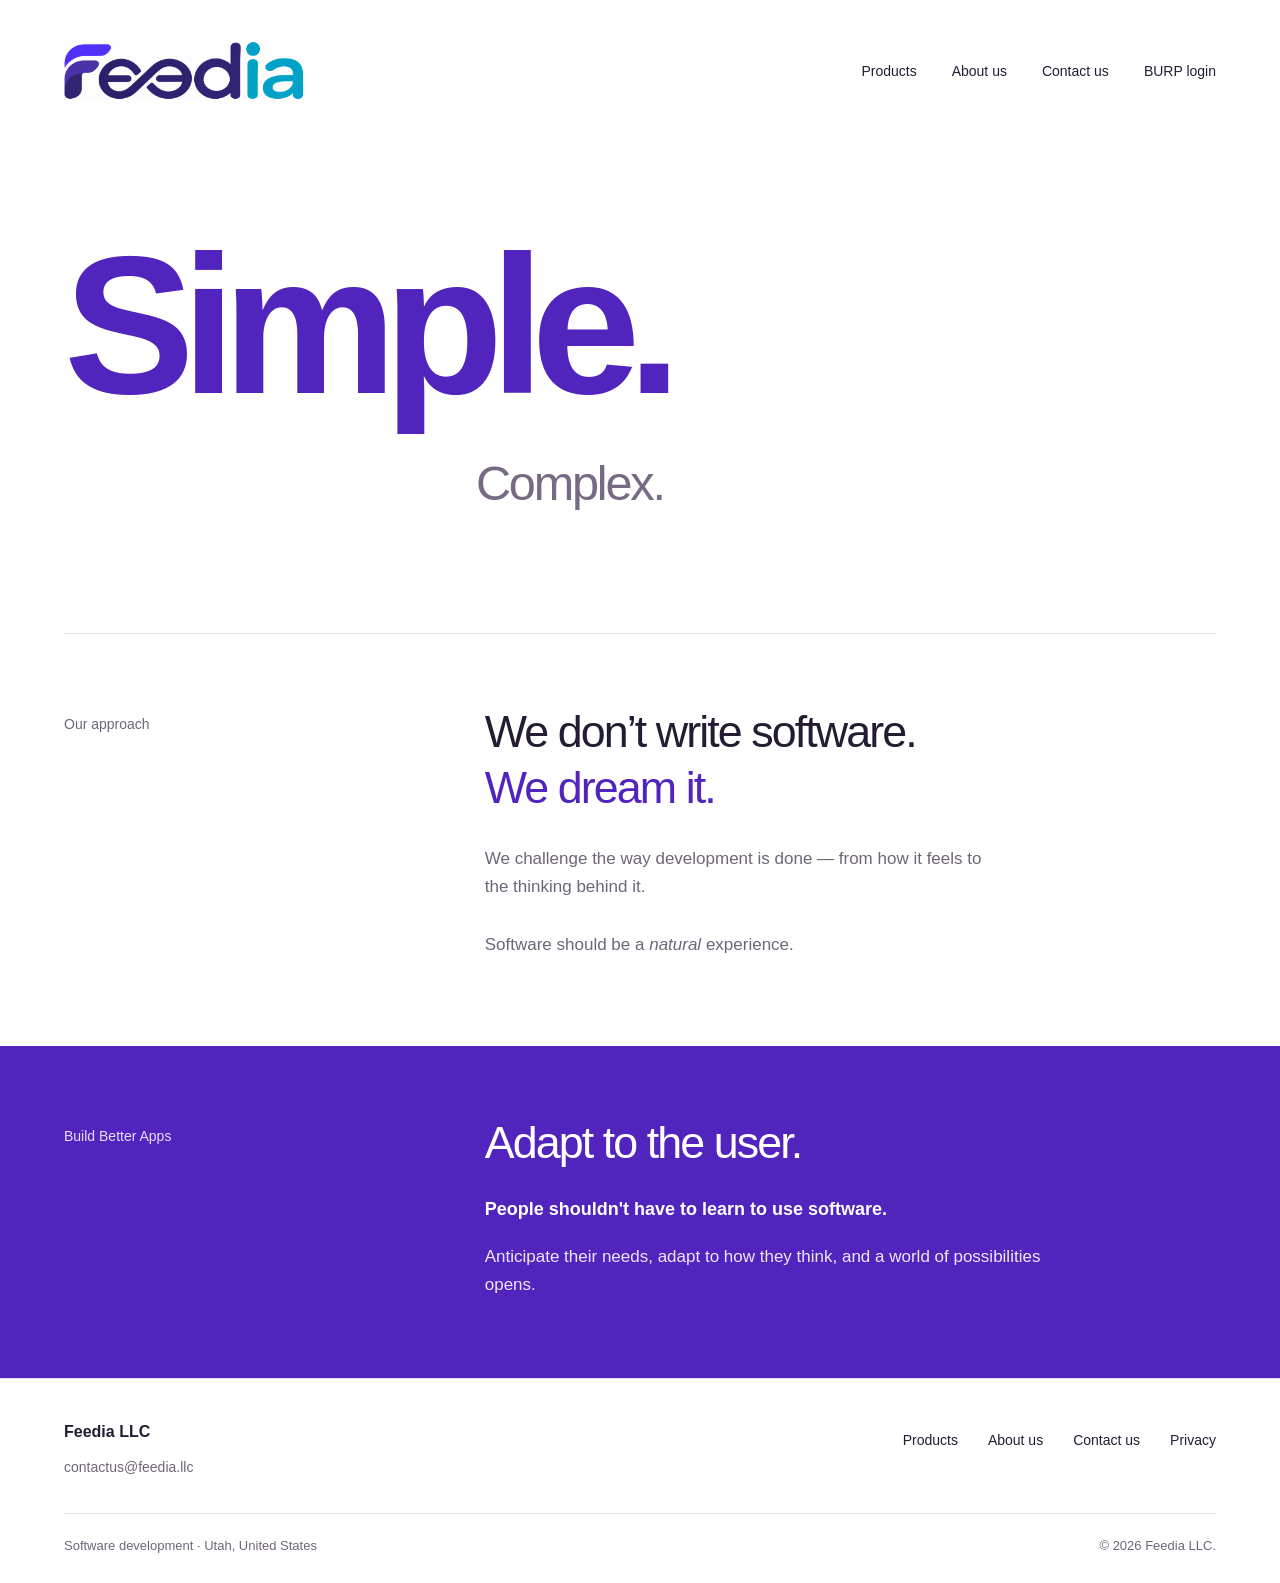
<file: index.html>
<!doctype html>
<html lang="en"><head>
<meta charset="utf-8"><meta name="viewport" content="width=device-width, initial-scale=1">
<meta name="theme-color" content="#5125bd"><meta name="description" content="Feedia LLC is a software development company. We dream software around people, challenging familiar interfaces and processes.">
<title>Feedia LLC — Simple. Complex.</title><link rel="icon" type="image/png" sizes="128x128" href="/assets/favicon.png">
<link rel="stylesheet" href="/assets/site.css?v=187634d78e1e"></head><body>
<a class="skip" href="#main">Skip to content</a>
<header class="site-header wrap">
<a class="brand" href="/" aria-label="Feedia LLC home"><span class="logo-window"><img src="/assets/feedia-logo.png" width="1945" height="809" alt="Feedia" fetchpriority="high"></span></a>
<nav aria-label="Main navigation">
    <a href="/products/">Products</a>
    <a href="/about/">About us</a>
    <a href="/contact/">Contact us</a>
  
    <a href="/burp/" rel="nofollow">BURP login</a>
  </nav>
</header>
<main id="main">
<section class="hero wrap" aria-labelledby="headline"><h1 id="headline"><span class="simple">Simple.</span> <span class="complex">Complex.</span></h1></section>
<section class="approach wrap" id="approach" aria-labelledby="approach-title"><p class="section-label">Our approach</p><div class="approach-copy"><h2 id="approach-title">We don’t write software.<br><span>We dream it.</span></h2><p>We challenge the way development is done — from how it feels to the thinking behind it.</p><p>Software should be a <em>natural</em> experience.</p></div></section>
<div class="company-band"><section class="company wrap" id="company" aria-labelledby="company-title"><p class="section-label">Build Better Apps</p><div class="company-copy"><h2 id="company-title">Adapt to the user.</h2><p class="company-statement"><strong>People shouldn't have to learn to use software.</strong></p><p>Anticipate their needs, adapt to how they think, and a world of possibilities opens.</p></div></section></div>
</main>
<footer class="site-footer">
  <div class="wrap">
    <div class="footer-top">
      <div class="footer-identity">
        <p class="footer-title">Feedia LLC</p>
        <a class="footer-email" href="mailto:contactus@feedia.llc">contactus@feedia.llc</a>
      </div>
      <nav class="footer-nav" aria-label="Footer navigation">
        <a href="/products/">Products</a>
        <a href="/about/">About us</a>
        <a href="/contact/">Contact us</a>
        <a href="/privacy/">Privacy</a>
      </nav>
    </div>
    <div class="footer-bottom">
      <p>Software development · Utah, United States</p>
      <p class="footer-copyright">© 2026 Feedia LLC.</p>
    </div>
  </div>
</footer>
</body></html>
</file>
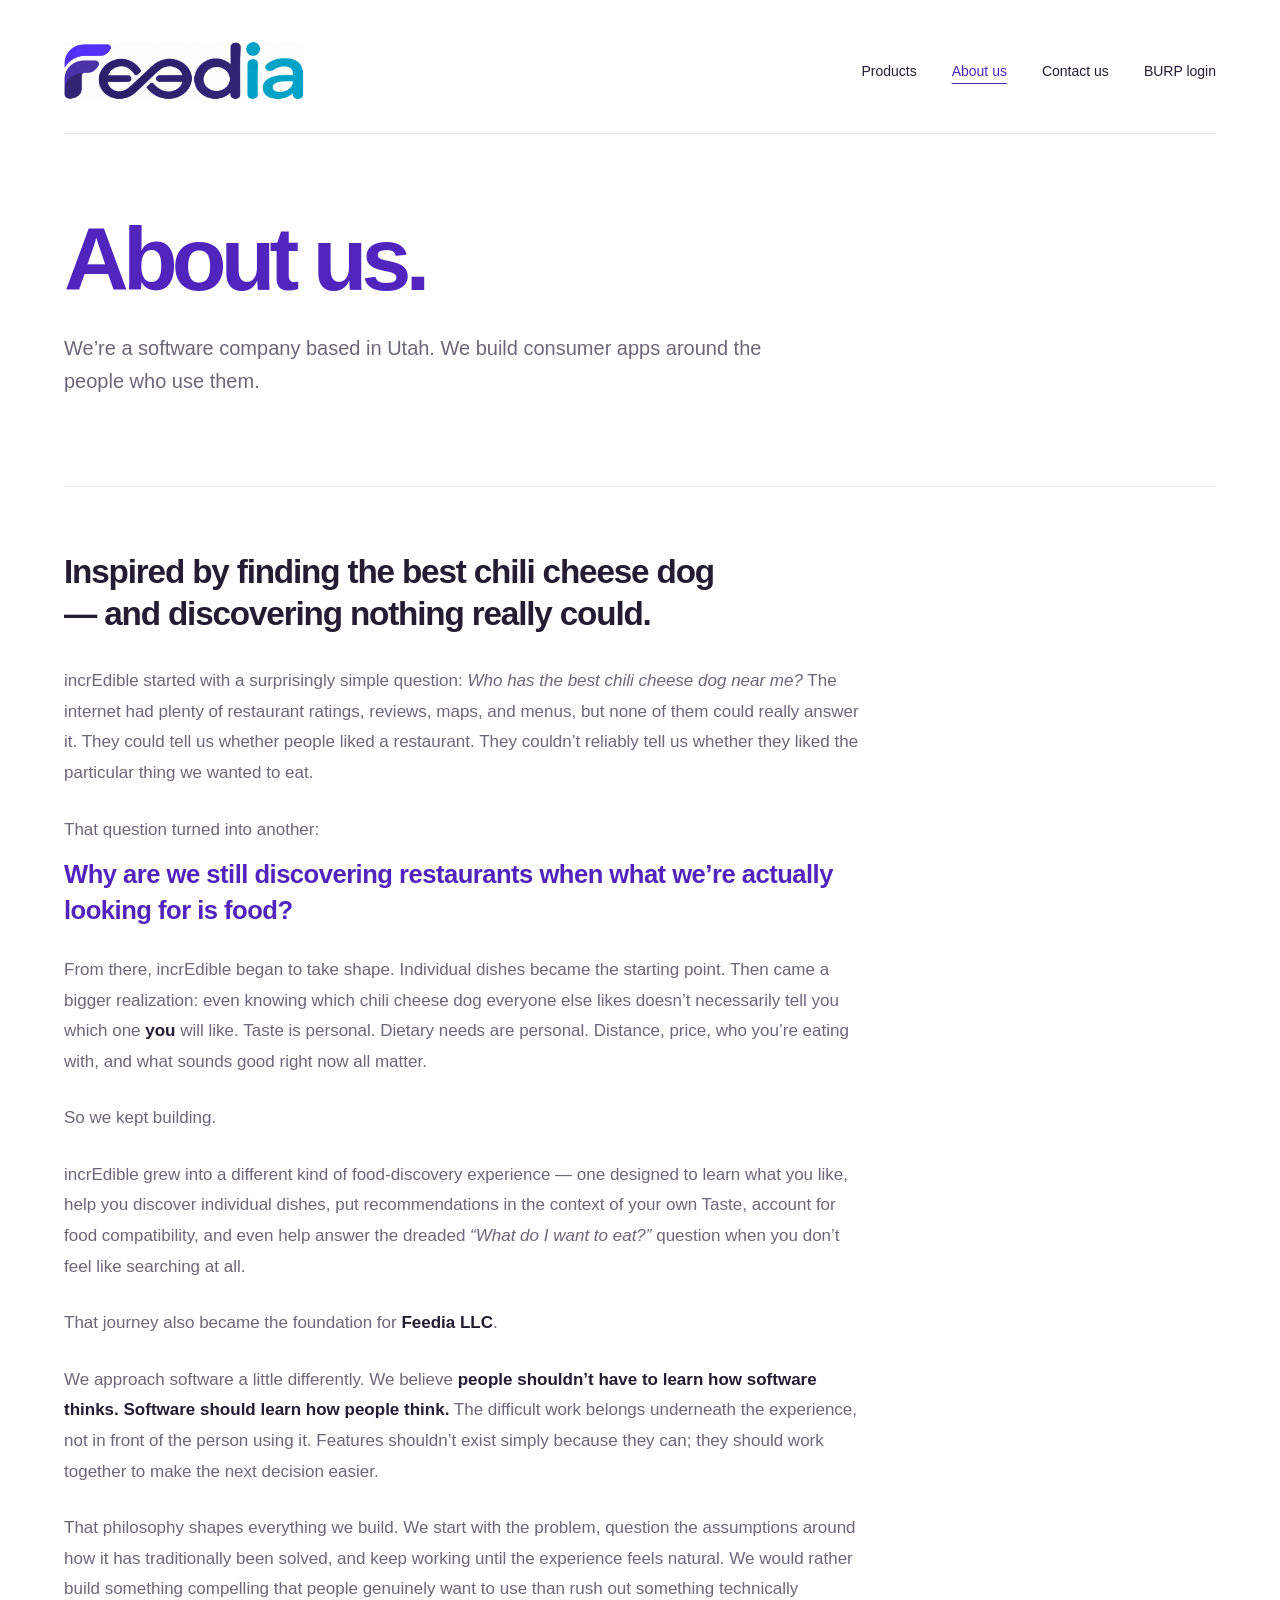
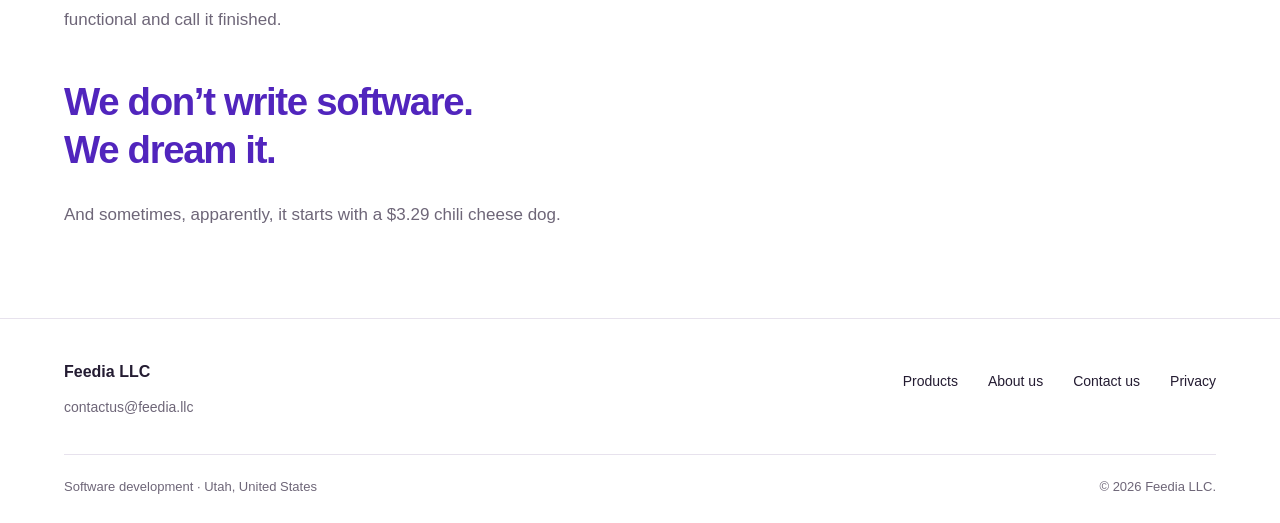
<file: about/index.html>
<!doctype html>
<html lang="en">
<head>
  <meta charset="utf-8">
  <meta name="viewport" content="width=device-width, initial-scale=1">
  <meta name="theme-color" content="#5125bd">
  <meta name="description" content="The story behind Feedia LLC and incrEdible, from a search for the best chili cheese dog to software built around people.">
  <title>About us — Feedia LLC</title>
  <link rel="canonical" href="https://feedia.llc/about/">
  <link rel="icon" type="image/png" sizes="128x128" href="/assets/favicon.png">
  <link rel="stylesheet" href="/assets/site.css?v=187634d78e1e">
</head>
<body>
<a class="skip" href="#main">Skip to content</a>
<header class="site-header wrap">
<a class="brand" href="/" aria-label="Feedia LLC home"><span class="logo-window"><img src="/assets/feedia-logo.png" width="1945" height="809" alt="Feedia" ></span></a>
<nav aria-label="Main navigation">
    <a href="/products/">Products</a>
    <a href="/about/" aria-current="page">About us</a>
    <a href="/contact/">Contact us</a>
  
    <a href="/burp/" rel="nofollow">BURP login</a>
  </nav>
</header>
<main id="main">
  <section class="page-hero wrap" aria-labelledby="about-title">
    <h1 id="about-title">About us.</h1>
    <p class="page-lede">We’re a software company based in Utah. We build consumer apps around the people who use them.</p>
  </section>
  <article class="about-story wrap" aria-labelledby="story-title">
    <div class="about-story-copy">
      <h2 id="story-title">Inspired by finding the best chili cheese dog — and discovering nothing really could.</h2>

      <p>incrEdible started with a surprisingly simple question: <em>Who has the best chili cheese dog near me?</em> The internet had plenty of restaurant ratings, reviews, maps, and menus, but none of them could really answer it. They could tell us whether people liked a restaurant. They couldn’t reliably tell us whether they liked the particular thing we wanted to eat.</p>

      <p class="story-question">That question turned into another: <strong>Why are we still discovering restaurants when what we’re actually looking for is food?</strong></p>

      <p>From there, incrEdible began to take shape. Individual dishes became the starting point. Then came a bigger realization: even knowing which chili cheese dog everyone else likes doesn’t necessarily tell you which one <strong>you</strong> will like. Taste is personal. Dietary needs are personal. Distance, price, who you’re eating with, and what sounds good right now all matter.</p>

      <p>So we kept building.</p>

      <p>incrEdible grew into a different kind of food-discovery experience — one designed to learn what you like, help you discover individual dishes, put recommendations in the context of your own Taste, account for food compatibility, and even help answer the dreaded <em>“What do I want to eat?”</em> question when you don’t feel like searching at all.</p>

      <p>That journey also became the foundation for <strong>Feedia LLC</strong>.</p>

      <p>We approach software a little differently. We believe <strong>people shouldn’t have to learn how software thinks. Software should learn how people think.</strong> The difficult work belongs underneath the experience, not in front of the person using it. Features shouldn’t exist simply because they can; they should work together to make the next decision easier.</p>

      <p>That philosophy shapes everything we build. We start with the problem, question the assumptions around how it has traditionally been solved, and keep working until the experience feels natural. We would rather build something compelling that people genuinely want to use than rush out something technically functional and call it finished.</p>

      <p class="story-closing"><strong>We don’t write software.<br>We dream it.</strong></p>

      <p class="story-postscript">And sometimes, apparently, it starts with a $3.29 chili cheese dog.</p>
    </div>
  </article>
</main>
<footer class="site-footer">
  <div class="wrap">
    <div class="footer-top">
      <div class="footer-identity">
        <p class="footer-title">Feedia LLC</p>
        <a class="footer-email" href="mailto:contactus@feedia.llc">contactus@feedia.llc</a>
      </div>
      <nav class="footer-nav" aria-label="Footer navigation">
        <a href="/products/">Products</a>
        <a href="/about/">About us</a>
        <a href="/contact/">Contact us</a>
        <a href="/privacy/">Privacy</a>
      </nav>
    </div>
    <div class="footer-bottom">
      <p>Software development · Utah, United States</p>
      <p class="footer-copyright">© 2026 Feedia LLC.</p>
    </div>
  </div>
</footer>
</body>
</html>
</file>
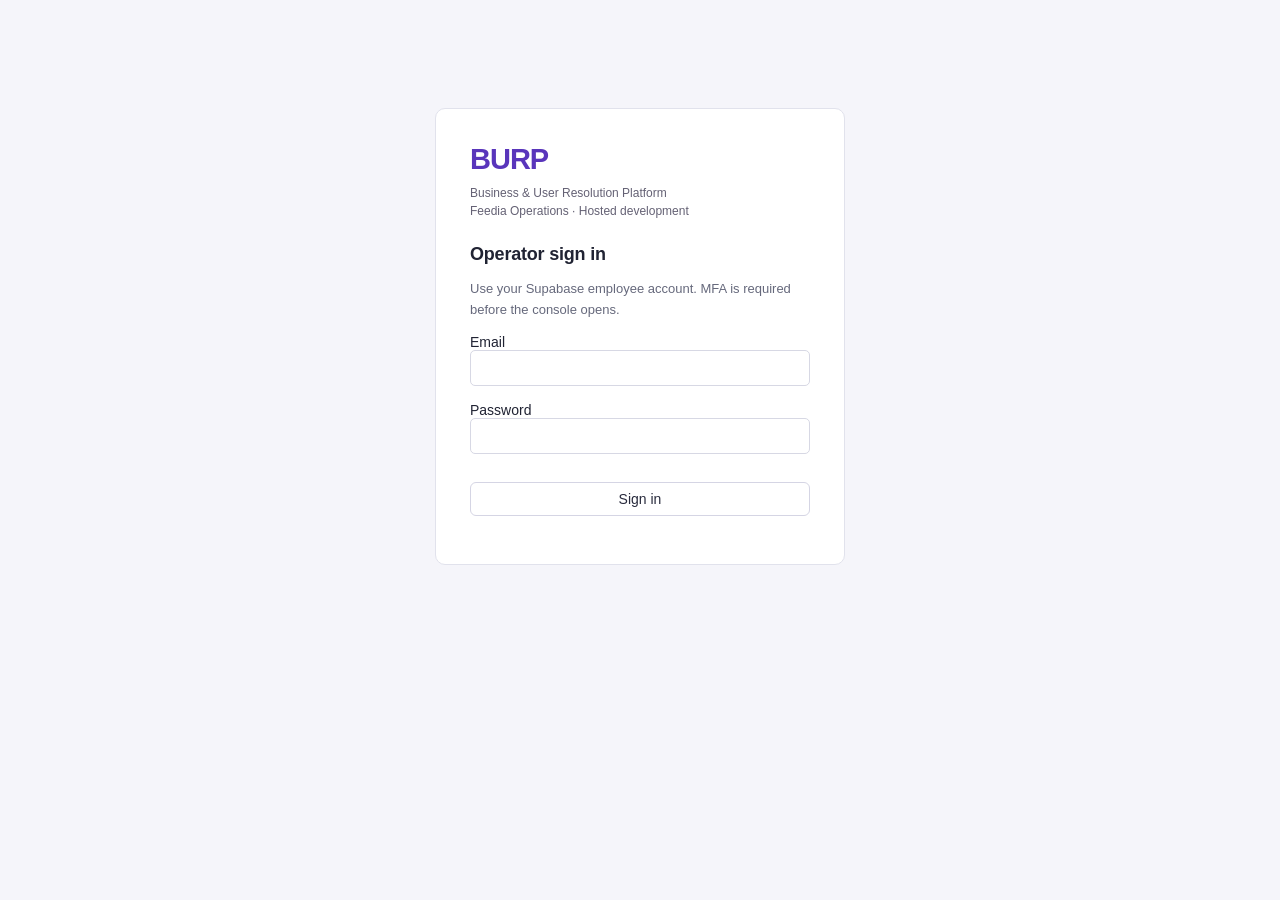
<file: burp/index.html>
<!doctype html><html lang="en"><head><meta charset="utf-8"><meta name="viewport" content="width=device-width,initial-scale=1"><meta http-equiv="Content-Security-Policy" content="default-src 'self'; script-src 'self'; style-src 'self' 'unsafe-inline'; worker-src 'self'; connect-src 'self' https://tiles.openfreemap.org https://yrgullntndbnapiluvtq.supabase.co; img-src 'self' blob: data: https://tiles.openfreemap.org https://yrgullntndbnapiluvtq.supabase.co; media-src 'self' https://yrgullntndbnapiluvtq.supabase.co; base-uri 'none'; form-action 'self'"><meta name="referrer" content="no-referrer"><meta name="feedia-build" content="1c612a920c5b6684"><meta name="robots" content="noindex,nofollow"><title>BURP · Hosted Development</title><link rel="stylesheet" href="./style.css?v=1c612a920c5b6684"><link rel="stylesheet" href="./maps.css?v=1c612a920c5b6684"><script type="module" src="./maps.js?v=1c612a920c5b6684"></script><script type="module" src="./hosted.js?v=1c612a920c5b6684"></script></head><body data-portal="burp" ><div id="hosted-root"><div id="app"></div></div><div id="notice" role="status" aria-live="polite"></div></body></html>
</file>
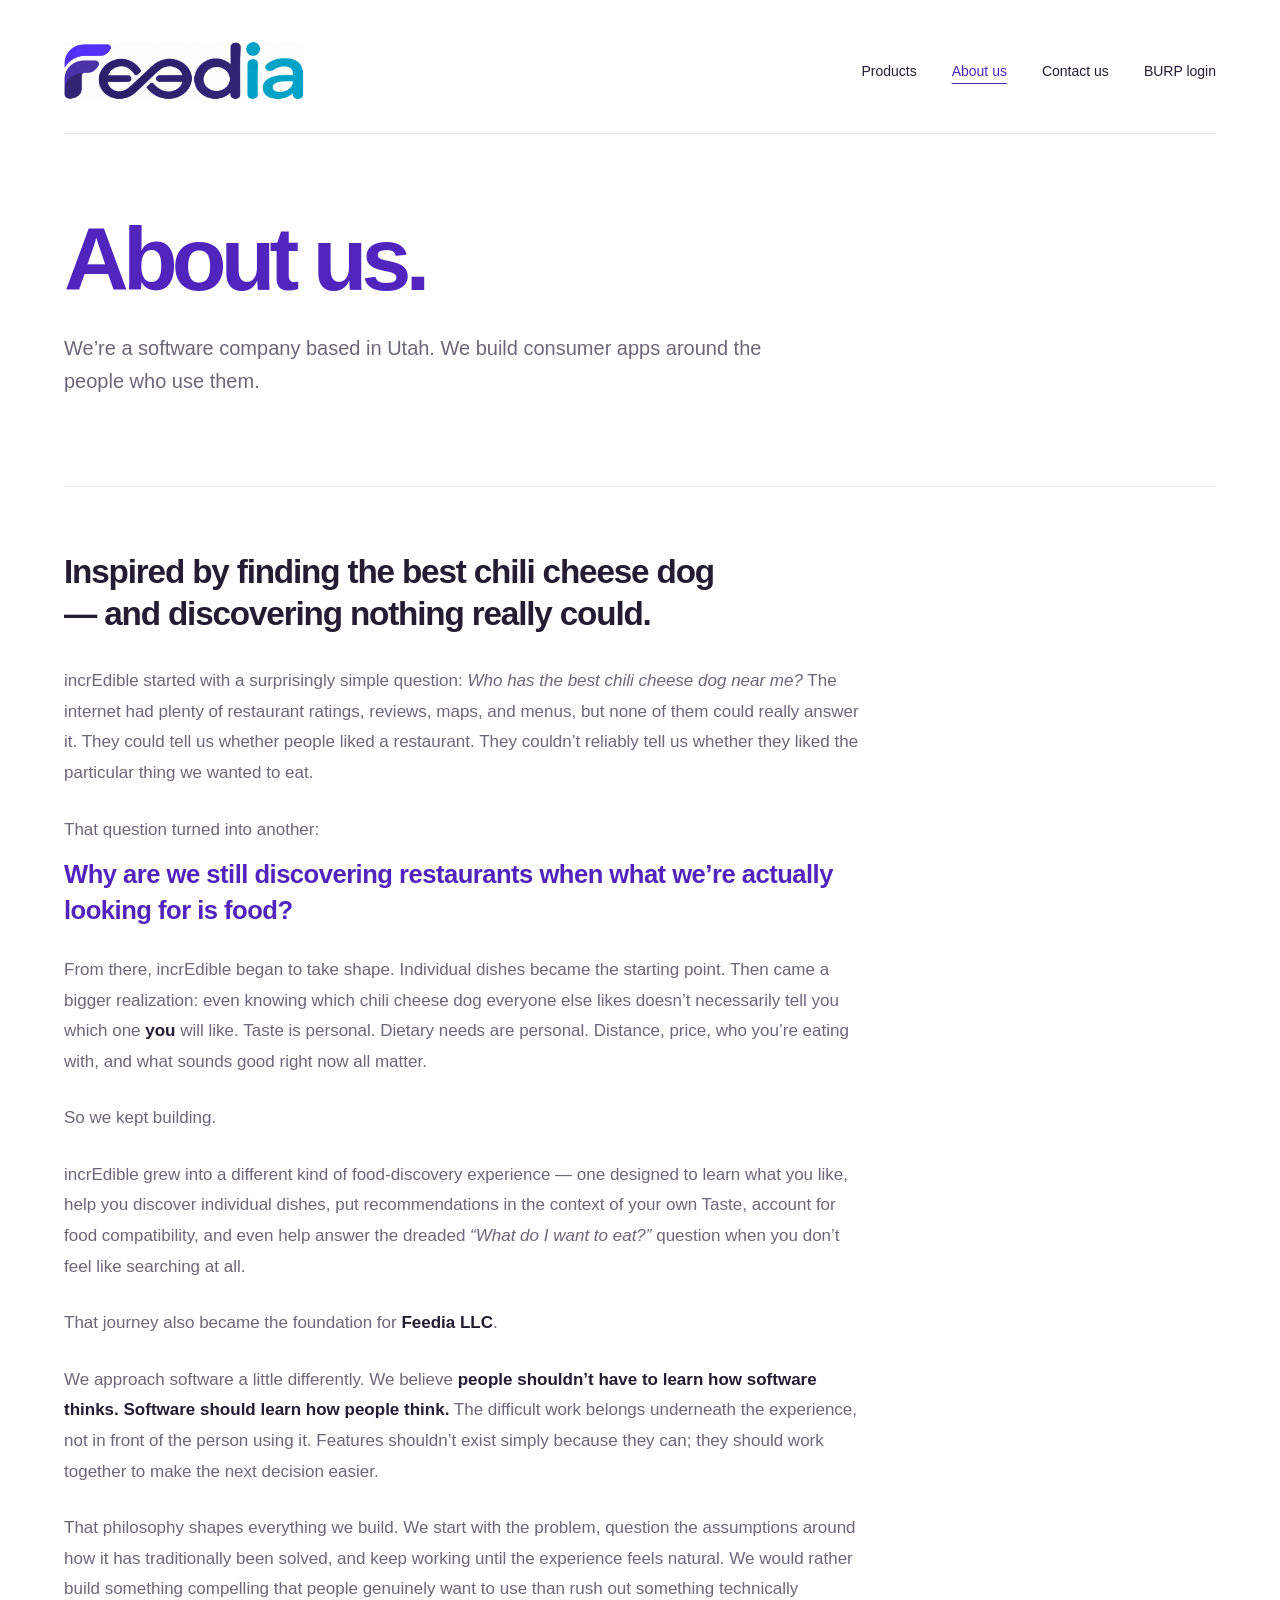
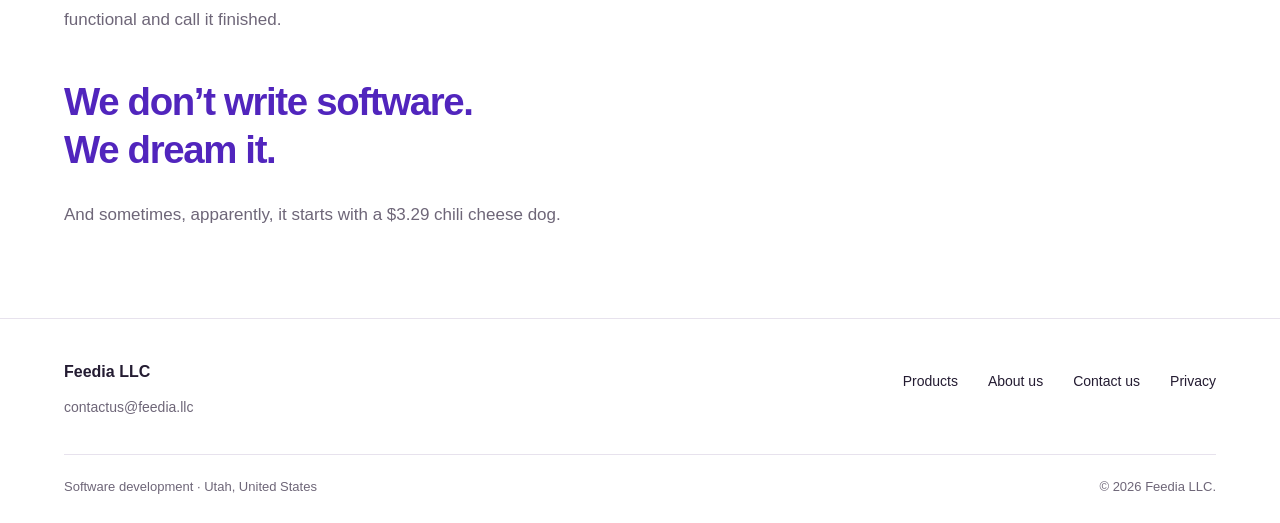
<file: company/index.html>
<!doctype html>
<html lang="en">
<head>
  <meta charset="utf-8">
  <meta name="viewport" content="width=device-width, initial-scale=1">
  <meta name="theme-color" content="#5125bd">
  <meta http-equiv="refresh" content="0; url=/about/">
  <meta name="robots" content="noindex">
  <title>About us — Feedia LLC</title>
  <link rel="canonical" href="https://feedia.llc/about/">
  <link rel="icon" type="image/png" sizes="128x128" href="/assets/favicon.png">
  <link rel="stylesheet" href="/assets/site.css?v=187634d78e1e">
</head>
<body>
<a class="skip" href="#main">Skip to content</a>
<header class="site-header wrap">
<a class="brand" href="/" aria-label="Feedia LLC home"><span class="logo-window"><img src="/assets/feedia-logo.png" width="1945" height="809" alt="Feedia" ></span></a>
<nav aria-label="Main navigation">
    <a href="/products/">Products</a>
    <a href="/about/" aria-current="page">About us</a>
    <a href="/contact/">Contact us</a>
  
    <a href="/burp/" rel="nofollow">BURP login</a>
  </nav>
</header>
<main id="main" class="page-hero wrap">
  <h1>About us.</h1>
  <p class="page-lede"><a class="text-link" href="/about/">Meet Feedia <span aria-hidden="true">→</span></a></p>
</main>
<footer class="site-footer">
  <div class="wrap">
    <div class="footer-top">
      <div class="footer-identity">
        <p class="footer-title">Feedia LLC</p>
        <a class="footer-email" href="mailto:contactus@feedia.llc">contactus@feedia.llc</a>
      </div>
      <nav class="footer-nav" aria-label="Footer navigation">
        <a href="/products/">Products</a>
        <a href="/about/">About us</a>
        <a href="/contact/">Contact us</a>
        <a href="/privacy/">Privacy</a>
      </nav>
    </div>
    <div class="footer-bottom">
      <p>Software development · Utah, United States</p>
      <p class="footer-copyright">© 2026 Feedia LLC.</p>
    </div>
  </div>
</footer>
</body>
</html>
</file>
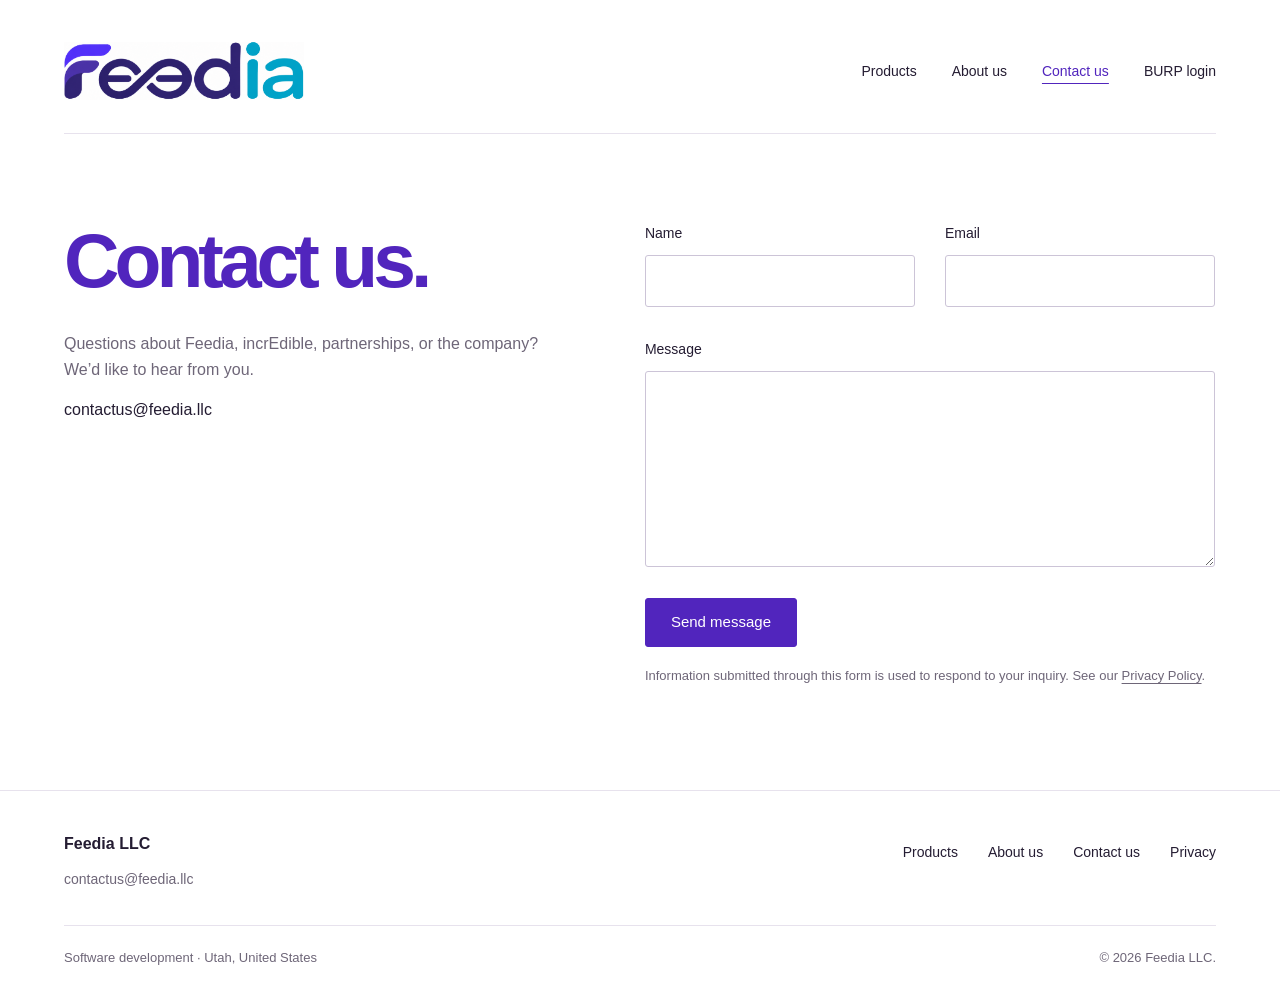
<file: contact/index.html>
<!doctype html><html lang="en"><head><meta charset="utf-8"><meta name="viewport" content="width=device-width, initial-scale=1"><meta name="theme-color" content="#5125bd"><meta name="description" content="Contact Feedia LLC. Send your name, email address, and message."><title>Contact us — Feedia LLC</title><link rel="icon" type="image/png" sizes="128x128" href="/assets/favicon.png"><link rel="stylesheet" href="/assets/site.css?v=187634d78e1e"></head><body>
<a class="skip" href="#main">Skip to content</a><header class="site-header wrap"><a class="brand" href="/" aria-label="Feedia LLC home"><span class="logo-window"><img src="/assets/feedia-logo.png" width="1945" height="809" alt="Feedia"></span></a><nav aria-label="Main navigation">
    <a href="/products/">Products</a>
    <a href="/about/">About us</a>
    <a href="/contact/" aria-current="page">Contact us</a>
  
    <a href="/burp/" rel="nofollow">BURP login</a>
  </nav></header>
<main class="contact-main wrap" id="main"><div class="contact-intro"><h1>Contact us.</h1><p>Questions about Feedia, incrEdible, partnerships, or the company? We’d like to hear from you.</p><a class="contact-email" href="mailto:contactus@feedia.llc">contactus@feedia.llc</a></div>
<form class="contact-form" action="https://formsubmit.co/contactus@feedia.llc" method="POST" accept-charset="UTF-8"><input type="hidden" name="_subject" value="Feedia LLC — Website enquiry"><input type="hidden" name="_template" value="table"><input type="hidden" name="_next" value="https://feedia.llc/contact/thank-you/"><div class="field-row"><div class="field"><label for="name">Name</label><input id="name" type="text" name="name" autocomplete="name" maxlength="120" required></div><div class="field"><label for="email">Email</label><input id="email" type="email" name="email" autocomplete="email" maxlength="254" required></div></div><div class="field"><label for="message">Message</label><textarea id="message" name="message" rows="7" maxlength="10000" required></textarea></div><button class="send-button" type="submit">Send message</button><p class="form-note">Information submitted through this form is used to respond to your inquiry. See our <a href="/privacy/">Privacy Policy</a>.</p></form></main>
<footer class="site-footer">
  <div class="wrap">
    <div class="footer-top">
      <div class="footer-identity">
        <p class="footer-title">Feedia LLC</p>
        <a class="footer-email" href="mailto:contactus@feedia.llc">contactus@feedia.llc</a>
      </div>
      <nav class="footer-nav" aria-label="Footer navigation">
        <a href="/products/">Products</a>
        <a href="/about/">About us</a>
        <a href="/contact/">Contact us</a>
        <a href="/privacy/">Privacy</a>
      </nav>
    </div>
    <div class="footer-bottom">
      <p>Software development · Utah, United States</p>
      <p class="footer-copyright">© 2026 Feedia LLC.</p>
    </div>
  </div>
</footer></body></html>
</file>
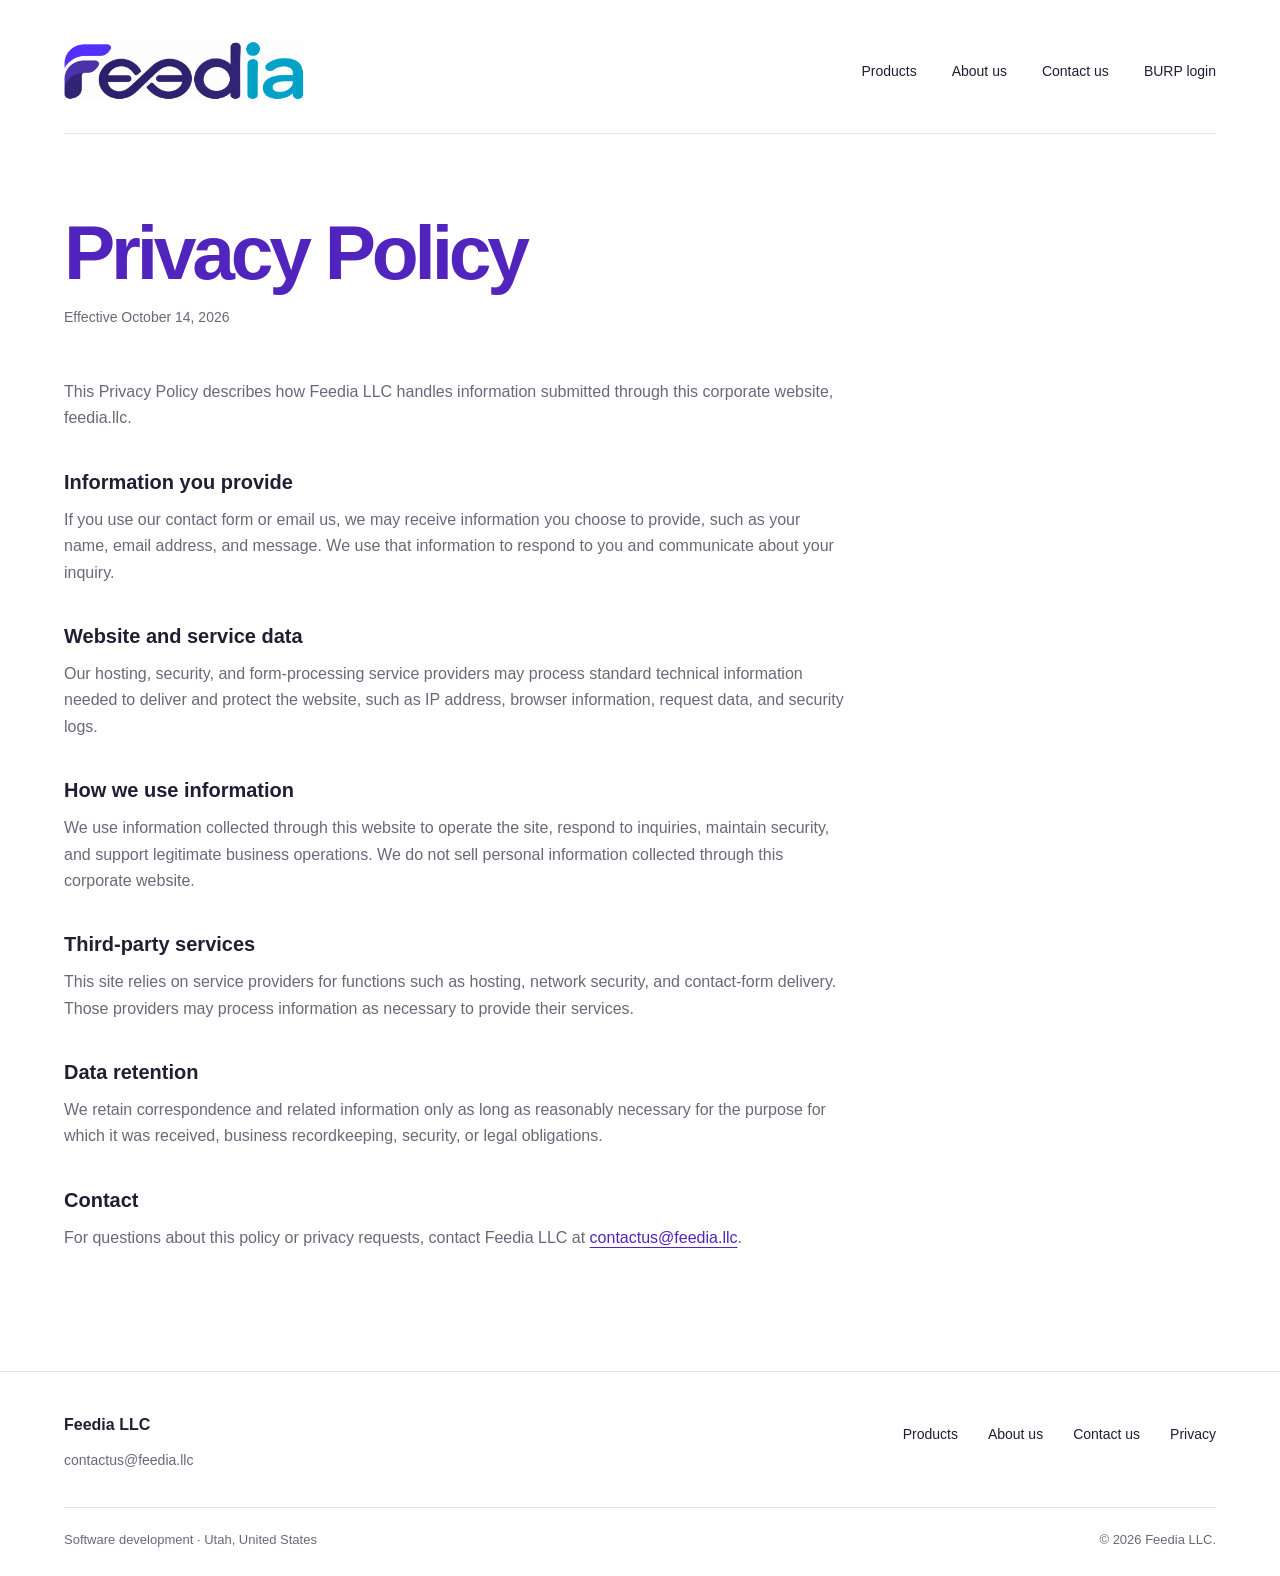
<file: privacy/index.html>
<!doctype html><html lang="en"><head><meta charset="utf-8"><meta name="viewport" content="width=device-width, initial-scale=1"><meta name="theme-color" content="#5125bd"><meta name="description" content="Privacy Policy for Feedia LLC and feedia.llc."><title>Privacy Policy — Feedia LLC</title><link rel="icon" type="image/png" sizes="128x128" href="/assets/favicon.png"><link rel="stylesheet" href="/assets/site.css?v=187634d78e1e"></head><body><a class="skip" href="#main">Skip to content</a><header class="site-header wrap"><a class="brand" href="/" aria-label="Feedia LLC home"><span class="logo-window"><img src="/assets/feedia-logo.png" width="1945" height="809" alt="Feedia"></span></a><nav aria-label="Main navigation">
    <a href="/products/">Products</a>
    <a href="/about/">About us</a>
    <a href="/contact/">Contact us</a>
  
    <a href="/burp/" rel="nofollow">BURP login</a>
  </nav></header><main class="legal-main wrap" id="main"><h1>Privacy Policy</h1><p class="legal-updated">Effective October 14, 2026</p><div class="legal-copy"><p>This Privacy Policy describes how Feedia LLC handles information submitted through this corporate website, feedia.llc.</p><h2>Information you provide</h2><p>If you use our contact form or email us, we may receive information you choose to provide, such as your name, email address, and message. We use that information to respond to you and communicate about your inquiry.</p><h2>Website and service data</h2><p>Our hosting, security, and form-processing service providers may process standard technical information needed to deliver and protect the website, such as IP address, browser information, request data, and security logs.</p><h2>How we use information</h2><p>We use information collected through this website to operate the site, respond to inquiries, maintain security, and support legitimate business operations. We do not sell personal information collected through this corporate website.</p><h2>Third-party services</h2><p>This site relies on service providers for functions such as hosting, network security, and contact-form delivery. Those providers may process information as necessary to provide their services.</p><h2>Data retention</h2><p>We retain correspondence and related information only as long as reasonably necessary for the purpose for which it was received, business recordkeeping, security, or legal obligations.</p><h2>Contact</h2><p>For questions about this policy or privacy requests, contact Feedia LLC at <a href="mailto:contactus@feedia.llc">contactus@feedia.llc</a>.</p></div></main><footer class="site-footer">
  <div class="wrap">
    <div class="footer-top">
      <div class="footer-identity">
        <p class="footer-title">Feedia LLC</p>
        <a class="footer-email" href="mailto:contactus@feedia.llc">contactus@feedia.llc</a>
      </div>
      <nav class="footer-nav" aria-label="Footer navigation">
        <a href="/products/">Products</a>
        <a href="/about/">About us</a>
        <a href="/contact/">Contact us</a>
        <a href="/privacy/">Privacy</a>
      </nav>
    </div>
    <div class="footer-bottom">
      <p>Software development · Utah, United States</p>
      <p class="footer-copyright">© 2026 Feedia LLC.</p>
    </div>
  </div>
</footer></body></html>
</file>
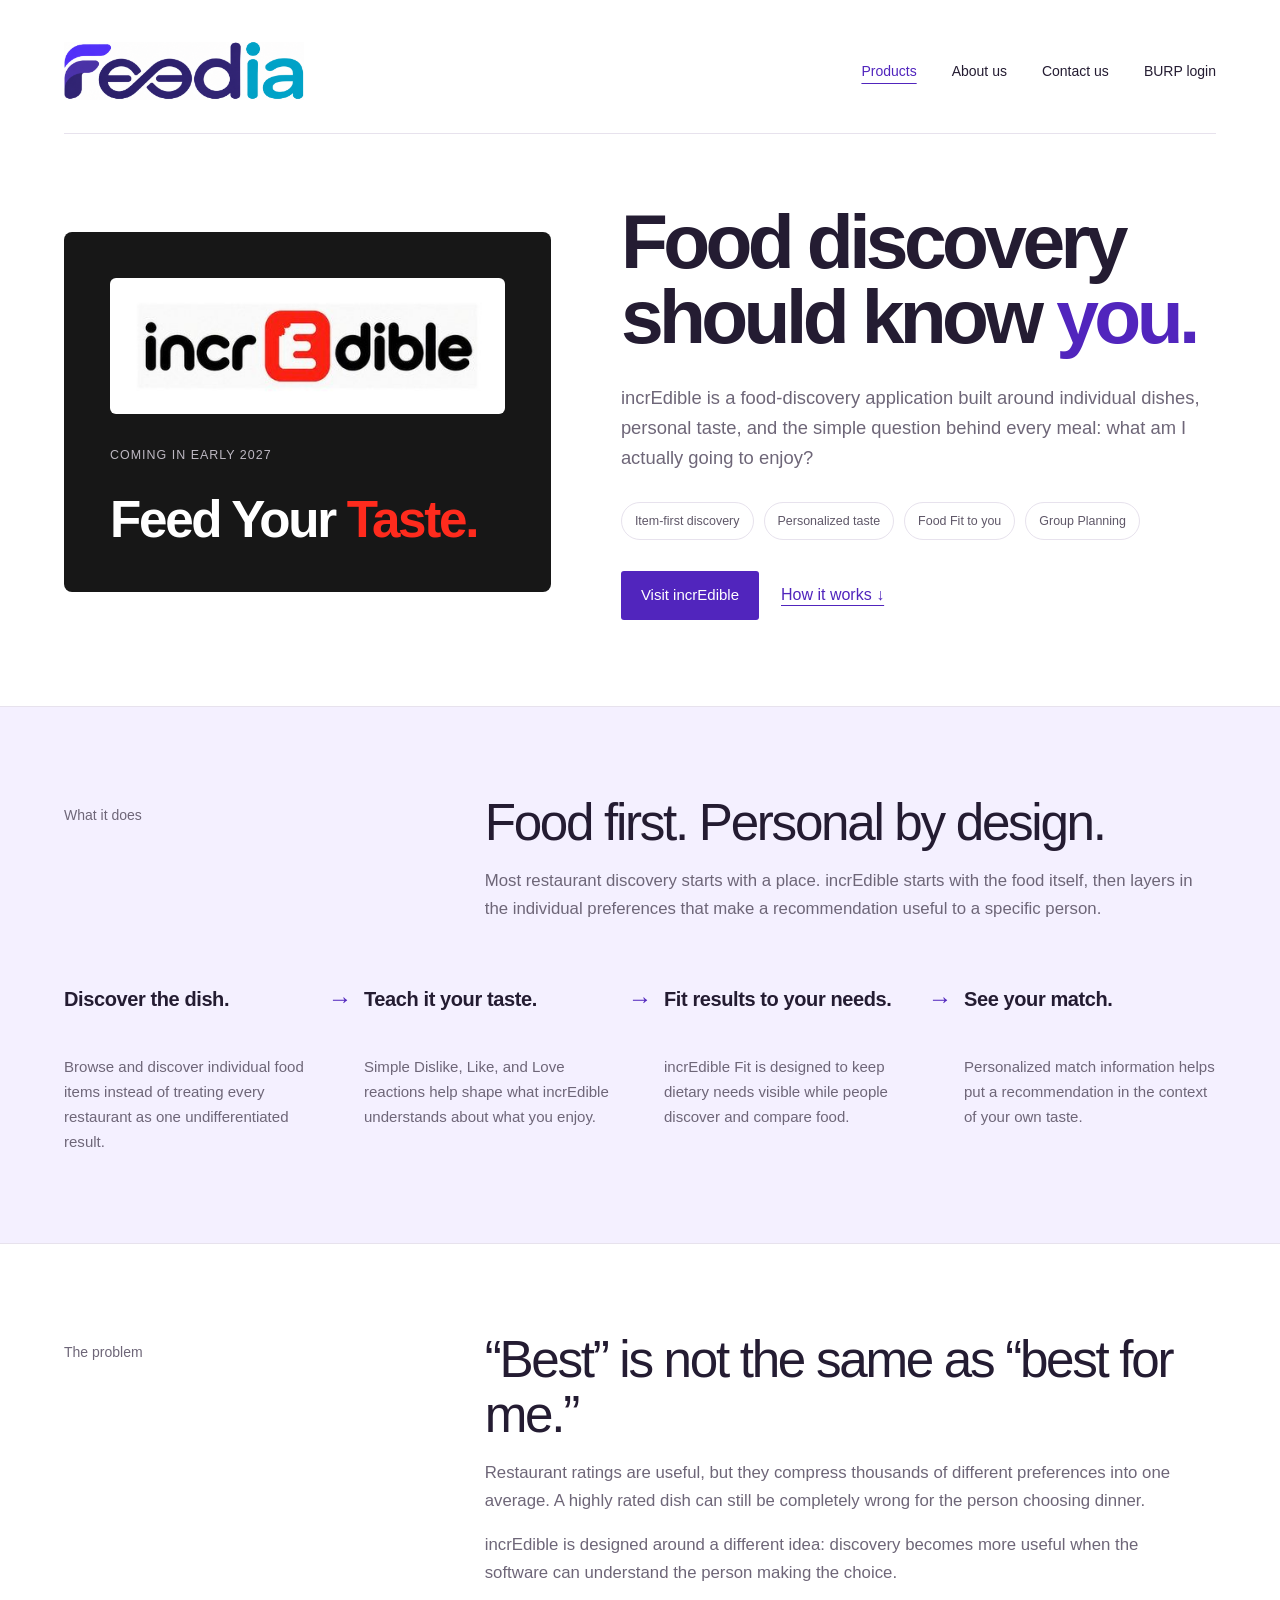
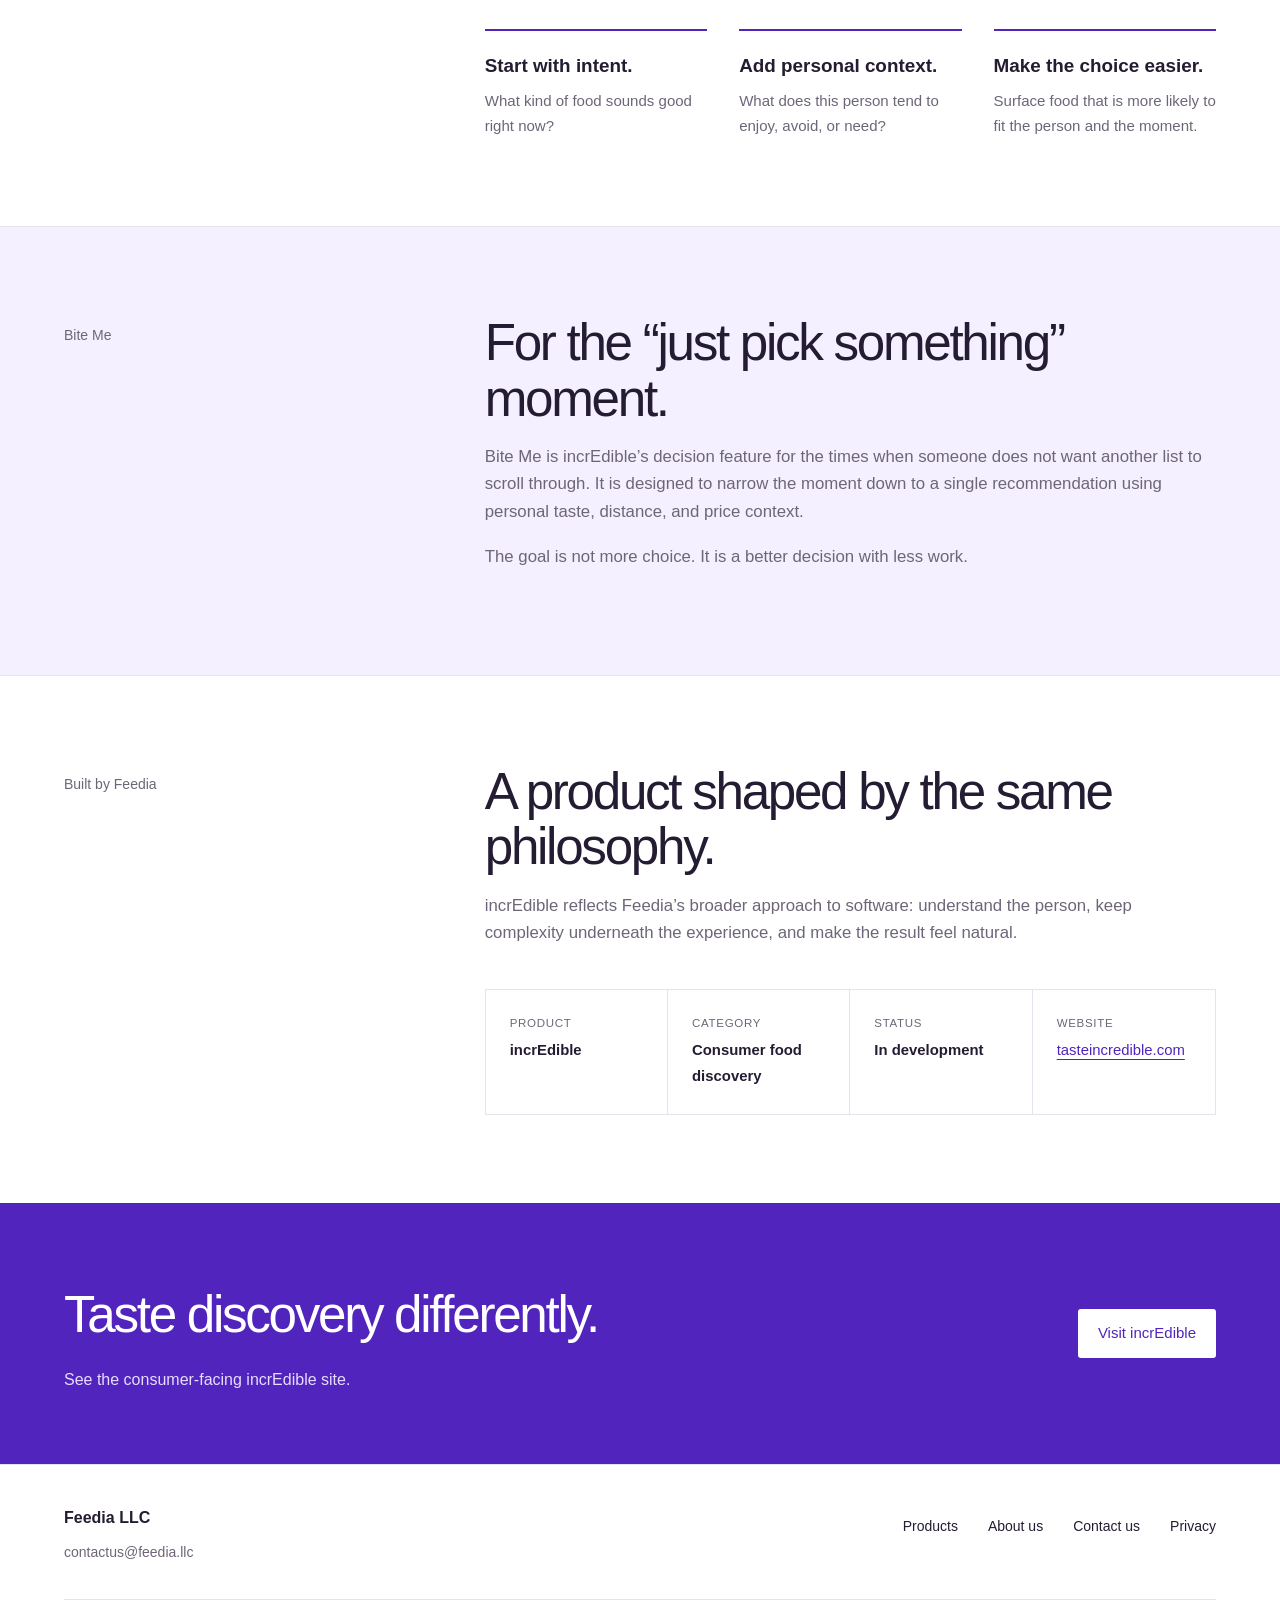
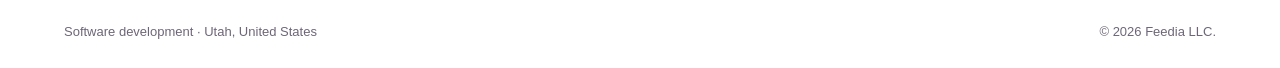
<file: products/index.html>
<!doctype html>
<html lang="en"><head>
<meta charset="utf-8"><meta name="viewport" content="width=device-width, initial-scale=1">
<meta name="theme-color" content="#5125bd"><meta name="description" content="Meet incrEdible from Feedia LLC: personalized food discovery, planned for early 2027.">
<title>Products — Feedia LLC</title><link rel="icon" type="image/png" sizes="128x128" href="/assets/favicon.png"><link rel="stylesheet" href="/assets/site.css?v=187634d78e1e"></head><body>
<a class="skip" href="#main">Skip to content</a>
<header class="site-header wrap"><a class="brand" href="/" aria-label="Feedia LLC home"><span class="logo-window"><img src="/assets/feedia-logo.png" width="1945" height="809" alt="Feedia"></span></a><nav aria-label="Main navigation">
    <a href="/products/" aria-current="page">Products</a>
    <a href="/about/">About us</a>
    <a href="/contact/">Contact us</a>
  
    <a href="/burp/" rel="nofollow">BURP login</a>
  </nav></header>
<main id="main">
<section class="product-hero wrap">
  <div class="product-brand-panel">
    <div><img class="incredible-logo" src="/assets/incredible-logo-v2.jpg" alt="incrEdible"></div>
    <div><p class="product-status">Coming in early 2027</p><p class="product-tagline">Feed Your <span>Taste.</span></p></div>
  </div>
  <div class="product-hero-copy"><h1>Food discovery should know <span>you.</span></h1><p class="hero-summary">incrEdible is a food-discovery application built around individual dishes, personal taste, and the simple question behind every meal: what am I actually going to enjoy?</p><div class="product-meta"><span>Item-first discovery</span><span>Personalized taste</span><span>Food Fit to you</span><span>Group Planning</span></div><div class="product-hero-actions"><a class="primary-link" href="https://tasteincredible.com" target="_blank" rel="noopener">Visit incrEdible</a><a class="text-link" href="#how-it-works">How it works ↓</a></div></div>
</section>

<section class="products-section alt" id="how-it-works" aria-labelledby="how-it-works-title">
  <div class="wrap">
    <div class="section-grid">
      <p class="section-label">What it does</p>
      <div class="section-copy">
        <h2 id="how-it-works-title">Food first. Personal by design.</h2>
        <p>Most restaurant discovery starts with a place. incrEdible starts with the food itself, then layers in the individual preferences that make a recommendation useful to a specific person.</p>
      </div>
    </div>
    <ol class="capability-flow" role="list" aria-label="How incrEdible works">
      <li class="capability">
        <h3>Discover the dish.</h3>
        <p>Browse and discover individual food items instead of treating every restaurant as one undifferentiated result.</p>
        <span class="flow-arrow" aria-hidden="true">→</span>
      </li>
      <li class="capability">
        <h3>Teach it your taste.</h3>
        <p>Simple Dislike, Like, and Love reactions help shape what incrEdible understands about what you enjoy.</p>
        <span class="flow-arrow" aria-hidden="true">→</span>
      </li>
      <li class="capability">
        <h3>Fit results to your needs.</h3>
        <p>incrEdible Fit is designed to keep dietary needs visible while people discover and compare food.</p>
        <span class="flow-arrow" aria-hidden="true">→</span>
      </li>
      <li class="capability">
        <h3>See your match.</h3>
        <p>Personalized match information helps put a recommendation in the context of your own taste.</p>
      </li>
    </ol>
  </div>
</section>

<section class="products-section"><div class="wrap section-grid"><p class="section-label">The problem</p><div class="section-copy"><h2>“Best” is not the same as “best for me.”</h2><p>Restaurant ratings are useful, but they compress thousands of different preferences into one average. A highly rated dish can still be completely wrong for the person choosing dinner.</p><p>incrEdible is designed around a different idea: discovery becomes more useful when the software can understand the person making the choice.</p><div class="decision-steps">
<article class="decision-step"><h3>Start with intent.</h3><p>What kind of food sounds good right now?</p></article>
<article class="decision-step"><h3>Add personal context.</h3><p>What does this person tend to enjoy, avoid, or need?</p></article>
<article class="decision-step"><h3>Make the choice easier.</h3><p>Surface food that is more likely to fit the person and the moment.</p></article>
</div></div></div></section>

<section class="products-section alt"><div class="wrap section-grid"><p class="section-label">Bite Me</p><div class="section-copy"><h2>For the “just pick something” moment.</h2><p>Bite Me is incrEdible’s decision feature for the times when someone does not want another list to scroll through. It is designed to narrow the moment down to a single recommendation using personal taste, distance, and price context.</p><p>The goal is not more choice. It is a better decision with less work.</p></div></div></section>

<section class="products-section"><div class="wrap section-grid"><p class="section-label">Built by Feedia</p><div class="section-copy"><h2>A product shaped by the same philosophy.</h2><p>incrEdible reflects Feedia’s broader approach to software: understand the person, keep complexity underneath the experience, and make the result feel natural.</p><div class="product-facts"><div class="product-fact"><span>Product</span><strong>incrEdible</strong></div><div class="product-fact"><span>Category</span><strong>Consumer food discovery</strong></div><div class="product-fact"><span>Status</span><strong>In development</strong></div><div class="product-fact"><span>Website</span><a href="https://tasteincredible.com" target="_blank" rel="noopener">tasteincredible.com</a></div></div></div></div></section>

<section class="product-cta"><div class="wrap product-cta-inner"><div><h2>Taste discovery differently.</h2><p>See the consumer-facing incrEdible site.</p></div><a class="primary-link" href="https://tasteincredible.com" target="_blank" rel="noopener">Visit incrEdible</a></div></section>
</main>
<footer class="site-footer">
  <div class="wrap">
    <div class="footer-top">
      <div class="footer-identity">
        <p class="footer-title">Feedia LLC</p>
        <a class="footer-email" href="mailto:contactus@feedia.llc">contactus@feedia.llc</a>
      </div>
      <nav class="footer-nav" aria-label="Footer navigation">
        <a href="/products/">Products</a>
        <a href="/about/">About us</a>
        <a href="/contact/">Contact us</a>
        <a href="/privacy/">Privacy</a>
      </nav>
    </div>
    <div class="footer-bottom">
      <p>Software development · Utah, United States</p>
      <p class="footer-copyright">© 2026 Feedia LLC.</p>
    </div>
  </div>
</footer>
</body></html>
</file>
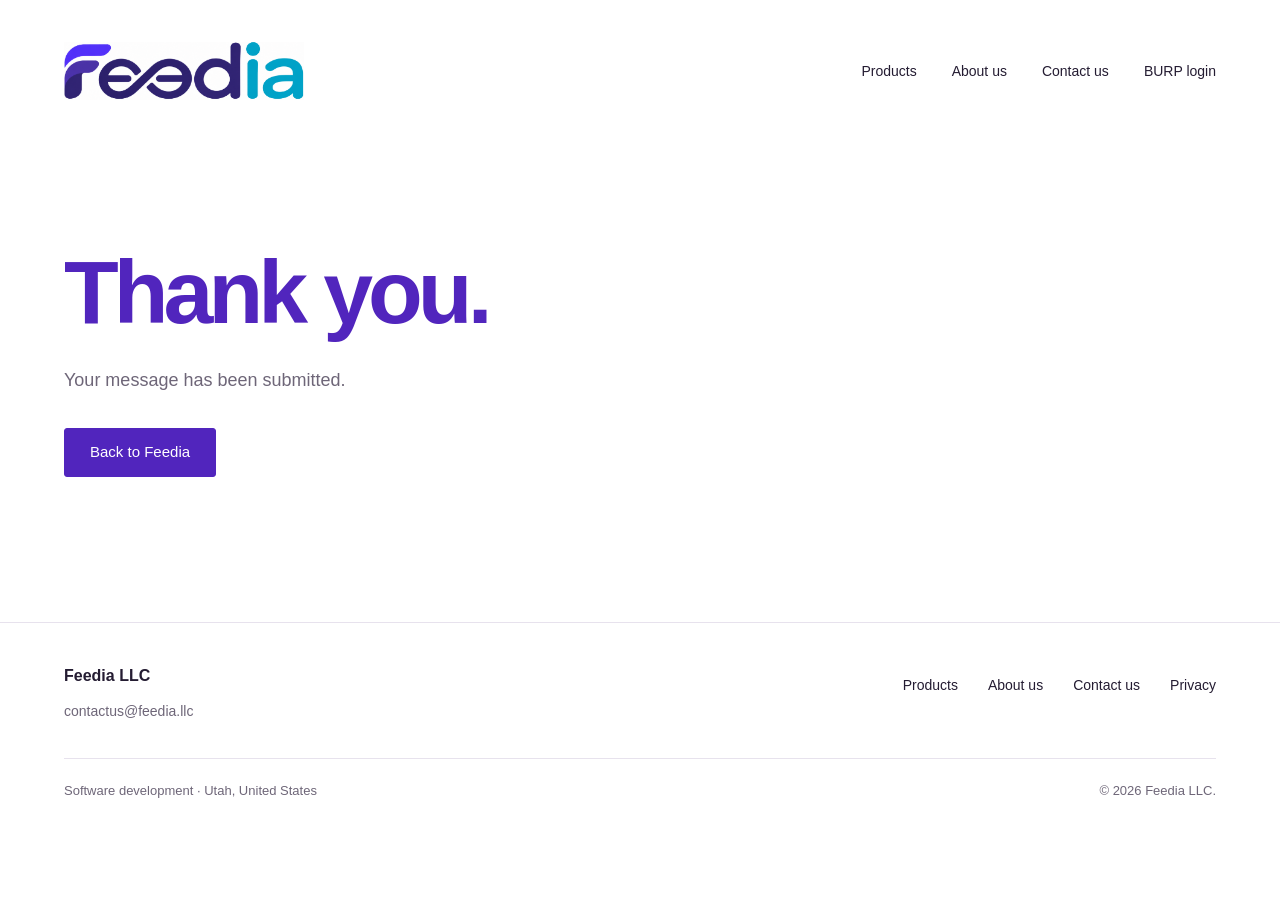
<file: contact/thank-you/index.html>
<!doctype html><html lang="en"><head><meta charset="utf-8"><meta name="viewport" content="width=device-width, initial-scale=1"><meta name="theme-color" content="#5125bd"><meta name="description" content="Thank you for contacting Feedia LLC."><meta name="robots" content="noindex"><title>Thank you — Feedia LLC</title><link rel="icon" type="image/png" sizes="128x128" href="/assets/favicon.png"><link rel="stylesheet" href="/assets/site.css?v=187634d78e1e"></head><body><a class="skip" href="#main">Skip to content</a><header class="site-header wrap"><a class="brand" href="/" aria-label="Feedia LLC home"><span class="logo-window"><img src="/assets/feedia-logo.png" width="1945" height="809" alt="Feedia"></span></a><nav aria-label="Main navigation">
    <a href="/products/">Products</a>
    <a href="/about/">About us</a>
    <a href="/contact/">Contact us</a>
  
    <a href="/burp/" rel="nofollow">BURP login</a>
  </nav></header><main class="wrap" id="main"><div class="thanks"><h1>Thank you.</h1><p>Your message has been submitted.</p><a class="home-link" href="/">Back to Feedia</a></div></main><footer class="site-footer">
  <div class="wrap">
    <div class="footer-top">
      <div class="footer-identity">
        <p class="footer-title">Feedia LLC</p>
        <a class="footer-email" href="mailto:contactus@feedia.llc">contactus@feedia.llc</a>
      </div>
      <nav class="footer-nav" aria-label="Footer navigation">
        <a href="/products/">Products</a>
        <a href="/about/">About us</a>
        <a href="/contact/">Contact us</a>
        <a href="/privacy/">Privacy</a>
      </nav>
    </div>
    <div class="footer-bottom">
      <p>Software development · Utah, United States</p>
      <p class="footer-copyright">© 2026 Feedia LLC.</p>
    </div>
  </div>
</footer></body></html>
</file>
<file: assets/site.css>
:root {
  --purple:#5125bd;
  --purple-dark:#3e1998;
  --purple-soft:#f4f0ff;
  --ink:#241c32;
  --muted:#6e6678;
  --rule:#e7e2ed;
  --page:1200px;
  --red:#ff2b1d;
}
* { box-sizing:border-box; }
html { scroll-behavior:smooth; scroll-padding-top:40px; }
body { margin:0; color:var(--ink); background:#fff; font-family:Inter,"Helvetica Neue",Arial,sans-serif; font-size:1rem; line-height:1.65; -webkit-font-smoothing:antialiased; }
a { color:inherit; text-decoration:none; }
a:focus-visible { outline:2px solid var(--purple); outline-offset:6px; }
img { max-width:100%; display:block; }
.wrap { width:min(var(--page),calc(100% - 128px)); margin-inline:auto; }
.skip { position:absolute; top:-100px; left:20px; padding:12px 18px; background:white; z-index:20; }
.skip:focus { top:10px; }
.site-header { display:flex; align-items:center; justify-content:space-between; gap:40px; padding-block:37px 28px; }
.brand { display:block; flex:none; width:240px; padding-block:5px; }
.logo-window { display:block; position:relative; width:100%; aspect-ratio:1590 / 385; overflow:hidden; }
.logo-window img { display:block; position:absolute; width:122.327%; max-width:none; height:auto; left:-11.636%; top:-52.727%; }
.site-header nav { display:flex; align-items:center; gap:35px; font-size:.875rem; }
.site-header nav a { padding-block:10px; text-underline-offset:7px; text-decoration-thickness:1px; }
.site-header nav a:hover, .site-header nav a[aria-current="page"] { color:var(--purple); text-decoration:underline; }
.hero { padding-block:85px 114px; }
.hero h1 { width:max-content; max-width:100%; margin:0; font-weight:400; }
.simple { display:block; font-size:clamp(6rem,15.3vw,13.75rem); font-weight:750; line-height:1.1; letter-spacing:-.067em; color:var(--purple); }
.complex { display:block; margin-top:13px; padding-right:.1em; text-align:right; font-size:clamp(2rem,3.8vw,3.5rem); font-weight:300; line-height:1.5; letter-spacing:-.045em; color:#776a83; }
.section-label { font-size:.875rem; font-weight:400; margin:9px 0 0; color:var(--muted); }
.approach { border-top:1px solid var(--rule); padding-block:70px 86px; display:grid; grid-template-columns:1fr 2.05fr; gap:64px; }
.approach h2 { margin:0; font-size:clamp(2rem,3.5vw,3rem); line-height:1.24; font-weight:450; letter-spacing:-.043em; max-width:730px; text-wrap:balance; }
.approach h2 span { color:var(--purple); }
.approach-copy p { margin:29px 0 0; max-width:510px; color:var(--muted); font-size:1.0625rem; line-height:1.7; }
.company-band { background:var(--purple); color:white; }
.company { display:grid; grid-template-columns:1fr 2.05fr; gap:64px; padding-block:70px 79px; }
.company .section-label { color:#e8dcff; font-size:.875rem; font-weight:400; margin-top:9px; }
.company-copy h2 { font-size:clamp(2rem,3.5vw,3rem); font-weight:450; line-height:1.2; letter-spacing:-.043em; margin:0 0 25px; }
.company-copy p { color:#eee6ff; max-width:595px; font-size:1.0625rem; margin:0; }
.company-copy .company-statement { margin-bottom:18px; color:white; font-size:1.125rem; }
.company-statement strong { font-weight:650; }

.site-footer { border-top:1px solid var(--rule); padding-block:40px 26px; color:var(--muted); font-size:.875rem; }
.footer-top { display:flex; justify-content:space-between; align-items:flex-start; gap:24px 48px; }
.footer-title { margin:0 0 4px; color:var(--ink); font-size:1rem; font-weight:650; }
.footer-email { display:inline-flex; align-items:center; min-height:36px; text-underline-offset:5px; }
.footer-nav { display:flex; flex-wrap:wrap; justify-content:flex-end; gap:8px 30px; }
.footer-nav a { display:inline-flex; align-items:center; min-height:44px; color:var(--ink); text-underline-offset:5px; }
.footer-nav a:hover,.footer-email:hover { color:var(--purple); text-decoration:underline; }
.footer-bottom { display:flex; justify-content:space-between; align-items:baseline; gap:12px 32px; margin-top:28px; padding-top:21px; border-top:1px solid var(--rule); font-size:.8125rem; }
.footer-bottom p { margin:0; }
.footer-copyright { flex-shrink:0; text-align:right; }

.page-hero { border-top:1px solid var(--rule); padding-block:82px 88px; }
.page-kicker { margin:0 0 20px; color:var(--muted); font-size:.875rem; }
.page-hero h1 { margin:0; color:var(--purple); font-size:clamp(3.6rem,7vw,6.6rem); line-height:.96; letter-spacing:-.065em; font-weight:700; }
.page-hero .page-lede { max-width:760px; margin:30px 0 0; color:var(--muted); font-size:1.25rem; line-height:1.65; }
.primary-link { display:inline-flex; align-items:center; justify-content:center; margin-top:30px; padding:12px 20px; border-radius:3px; background:var(--purple); color:#fff; font-size:.9375rem; }
.primary-link:hover { background:var(--purple-dark); }
.text-link { display:inline-block; margin-top:24px; color:var(--purple); text-decoration:underline; text-underline-offset:5px; }

.product-hero { border-top:1px solid var(--rule); padding-block:70px 86px; display:grid; grid-template-columns:.9fr 1.1fr; gap:70px; align-items:center; }
.product-brand-panel { background:#171717; border-radius:8px; min-height:360px; display:flex; flex-direction:column; justify-content:space-between; padding:46px; color:#fff; }
.product-brand-panel .incredible-logo { width:min(100%,460px); background:#fff; border-radius:6px; padding:18px 20px; }
.product-brand-panel .product-tagline { margin:28px 0 0; font-size:clamp(2rem,4vw,3.6rem); line-height:1.02; letter-spacing:-.045em; font-weight:650; }
.product-brand-panel .product-tagline span { color:var(--red); }
.product-status { margin:0; color:#bdb8c2; font-size:.78rem; letter-spacing:.08em; text-transform:uppercase; }
.product-hero-copy h1 { margin:0; font-size:clamp(3.25rem,6vw,5.4rem); line-height:.98; letter-spacing:-.06em; font-weight:650; }
.product-hero-copy h1 span { color:var(--purple); }
.product-hero-copy .hero-summary { margin:28px 0 0; color:var(--muted); font-size:1.15rem; max-width:610px; }
.product-meta { display:flex; flex-wrap:wrap; gap:10px; margin-top:28px; }
.product-meta span { border:1px solid var(--rule); border-radius:999px; padding:8px 13px; color:#5f5768; font-size:.78rem; }
.product-hero-actions { display:flex; gap:22px; align-items:center; flex-wrap:wrap; margin-top:31px; }
.product-hero-actions .primary-link,.product-hero-actions .text-link { margin-top:0; }
.products-section { padding-block:88px; border-top:1px solid var(--rule); }
.products-section.alt { background:var(--purple-soft); }
.section-grid { display:grid; grid-template-columns:1fr 2.05fr; gap:64px; }
.section-grid h2 { margin:0; font-size:clamp(2.3rem,4vw,3.4rem); line-height:1.08; letter-spacing:-.045em; font-weight:520; }
.section-copy > p:first-child { margin-top:0; }
.section-copy p { max-width:720px; color:var(--muted); font-size:1.05rem; }
.capability-flow { display:grid; grid-template-columns:repeat(4,minmax(0,1fr)); gap:48px; margin:46px 0 0; padding:0; list-style:none; }
.capability { position:relative; min-width:0; }
.capability h3 { min-height:2.8em; margin:0 0 14px; font-size:1.25rem; line-height:1.4; font-weight:650; letter-spacing:-.02em; }
.capability p { max-width:54ch; margin:0; color:var(--muted); font-size:.94rem; }
.flow-arrow { position:absolute; top:0; right:-36px; width:24px; color:var(--purple); font-size:1.5rem; line-height:1.2; text-align:center; }
.decision-steps { display:grid; grid-template-columns:repeat(3,1fr); gap:32px; margin-top:42px; }
.decision-step { border-top:2px solid var(--purple); padding-top:19px; }
.decision-step h3 { margin:0 0 8px; font-size:1.18rem; }
.decision-step p { margin:0; color:var(--muted); font-size:.94rem; }
.product-facts { display:grid; grid-template-columns:repeat(4,1fr); gap:0; margin-top:42px; border:1px solid var(--rule); }
.product-fact { padding:24px; border-right:1px solid var(--rule); }
.product-fact:last-child { border-right:0; }
.product-fact span { display:block; color:var(--muted); font-size:.72rem; margin-bottom:4px; text-transform:uppercase; letter-spacing:.06em; }
.product-fact strong,.product-fact a { font-size:.93rem; }
.product-fact a { color:var(--purple); text-decoration:underline; text-underline-offset:4px; }
.product-cta { background:var(--purple); color:#fff; padding-block:70px; }
.product-cta-inner { display:flex; align-items:center; justify-content:space-between; gap:40px; }
.product-cta h2 { margin:0; font-size:clamp(2.2rem,4vw,3.6rem); font-weight:500; letter-spacing:-.045em; }
.product-cta p { margin:10px 0 0; color:#e8dcff; }
.product-cta .primary-link { background:#fff; color:var(--purple); margin-top:0; white-space:nowrap; }
.product-cta .primary-link:hover { background:#f4f0ff; }

.about-story { padding-block:64px 88px; border-top:1px solid var(--rule); }
.about-story-copy { max-width:800px; }
.about-story h2 { margin:0 0 32px; font-size:clamp(1.65rem,2.6vw,2.3rem); font-weight:600; line-height:1.25; letter-spacing:-.035em; text-wrap:balance; }
.about-story p { margin:0 0 26px; color:var(--muted); font-size:1.0625rem; line-height:1.8; }
.about-story strong { color:var(--ink); font-weight:650; }
.story-question strong { display:block; margin-top:12px; color:var(--purple); font-size:clamp(1.3rem,2vw,1.65rem); line-height:1.4; letter-spacing:-.02em; }
.about-story .story-closing { margin-top:42px; font-size:clamp(1.8rem,3vw,2.5rem); line-height:1.25; letter-spacing:-.035em; }
.story-closing strong { color:var(--purple); }
.about-story .story-postscript { margin-bottom:0; }

.contact-main { padding-block:85px 103px; display:grid; grid-template-columns:1fr 1.2fr; gap:105px; min-height:650px; border-top:1px solid var(--rule); }
.contact-intro h1 { color:var(--purple); font-size:clamp(3.25rem,6vw,5.7rem); font-weight:650; line-height:1.08; letter-spacing:-.065em; margin:0 0 29px; }
.contact-intro p { color:var(--muted); margin:0; }
.contact-email { display:inline-block; color:var(--ink); margin-top:13px; font-size:1rem; text-underline-offset:6px; }
.contact-email:hover { text-decoration:underline; }
.contact-form { width:100%; max-width:570px; padding-top:3px; }
.field-row { display:grid; grid-template-columns:1fr 1fr; gap:30px; }
.field { display:block; margin-bottom:31px; }
.field label { display:block; font-size:.875rem; color:var(--ink); margin-bottom:10px; }
input,textarea,button { font:inherit; }
.field input,.field textarea { width:100%; display:block; border:1px solid #ccc4d7; border-radius:3px; background:#fff; color:var(--ink); padding:13px 14px; line-height:1.5; font-size:1rem; }
.field textarea { min-height:181px; resize:vertical; }
.field input:focus,.field textarea:focus { outline:2px solid var(--purple); outline-offset:2px; }
.send-button,.home-link { display:inline-flex; justify-content:center; align-items:center; min-height:49px; border:1px solid var(--purple); border-radius:3px; padding:11px 25px; background:var(--purple); color:#fff; font-size:.9375rem; cursor:pointer; }
.send-button:hover,.home-link:hover { background:var(--purple-dark); border-color:var(--purple-dark); }
.form-note { margin:18px 0 0; font-size:.8125rem; color:var(--muted); }
.form-note a { text-decoration:underline; text-underline-offset:3px; }
.thanks { padding-block:110px 145px; max-width:650px; }
.thanks h1 { font-size:clamp(3.5rem,7vw,6rem); color:var(--purple); font-weight:650; line-height:1.1; letter-spacing:-.055em; margin:0 0 24px; }
.thanks p { margin:0 0 33px; color:var(--muted); font-size:1.125rem; }
.legal-main { border-top:1px solid var(--rule); padding-block:80px 105px; }
.legal-main h1 { margin:0; color:var(--purple); font-size:clamp(3.4rem,6vw,5.6rem); line-height:1; letter-spacing:-.055em; }
.legal-updated { margin:15px 0 50px; color:var(--muted); font-size:.875rem; }
.legal-copy { max-width:780px; }
.legal-copy h2 { margin:34px 0 8px; font-size:1.25rem; }
.legal-copy p { margin:0 0 15px; color:var(--muted); }
.legal-copy a { color:var(--purple); text-decoration:underline; text-underline-offset:4px; }

@media(min-width:1500px) { .hero { padding-block:100px 135px; } }
@media(max-width:1000px) {
  .wrap { width:calc(100% - 80px); }
  .site-header { gap:24px; }
  .brand { width:205px; }
  .site-header nav { gap:24px; }
  .hero { padding-block:79px 96px; }
  .approach,.company,.section-grid { grid-template-columns:1fr 2.4fr; gap:36px; }
  .product-hero { grid-template-columns:1fr; gap:45px; }
  .product-brand-panel { min-height:300px; }
  .capability-flow { grid-template-columns:1fr; gap:52px; }
  .capability h3 { min-height:0; margin-bottom:10px; }
  .flow-arrow { top:auto; right:auto; bottom:-40px; left:0; transform:rotate(90deg); }
  .product-facts { grid-template-columns:1fr 1fr; }
  .product-fact:nth-child(2) { border-right:0; }
  .product-fact:nth-child(-n+2) { border-bottom:1px solid var(--rule); }
  .contact-main { gap:55px; }
}
@media(max-width:700px) {
  .wrap { width:calc(100% - 48px); }
  .site-header { padding-block:29px 19px; align-items:center; flex-wrap:wrap; gap:17px 24px; }
  .brand { width:167px; }
  .site-header nav { width:100%; justify-content:space-between; gap:14px; font-size:.8125rem; }
  .hero { padding-block:72px 90px; }
  .simple { font-size:clamp(5.2rem,20vw,8.75rem); }
  .complex { font-size:2rem; margin-top:14px; }
  .approach,.company,.section-grid { grid-template-columns:1fr; gap:30px; }
  .approach { padding-block:48px 63px; }
  .section-label { margin:0; }
  .approach h2 { font-size:clamp(2rem,5.8vw,2.8rem); max-width:580px; }
  .approach-copy p { margin-top:24px; font-size:1rem; }
  .company { padding-block:45px 53px; }
  .company-copy p { font-size:1rem; }
  .site-footer { padding-block:32px 24px; }
  .footer-top { flex-direction:column; gap:20px; }
  .footer-nav { justify-content:flex-start; column-gap:24px; }
  .footer-bottom { flex-direction:column; align-items:stretch; gap:10px; margin-top:24px; }
  .footer-copyright { align-self:flex-end; }
  .about-story { padding-block:42px 64px; }
  .page-hero { padding-block:58px 65px; }
  .product-hero { padding-block:50px 64px; }
  .product-brand-panel { padding:30px; min-height:270px; }
  .product-brand-panel .incredible-logo { width:min(100%,380px); }
  .products-section { padding-block:64px; }
  .decision-steps { grid-template-columns:1fr; gap:28px; }
  .product-facts { grid-template-columns:1fr; }
  .product-fact { border-right:0; border-bottom:1px solid var(--rule); }
  .product-fact:last-child { border-bottom:0; }
  .product-cta-inner { align-items:flex-start; flex-direction:column; }
  .contact-main { grid-template-columns:1fr; padding-block:48px 63px; gap:40px; }
  .contact-intro h1 { font-size:3.5rem; margin-bottom:20px; }
  .field-row { gap:23px; }
  .thanks { padding-block:70px 100px; }
}
@media(max-width:440px) {
  .site-header { display:block; }
  .site-header nav { margin-top:21px; justify-content:space-between; flex-wrap:wrap; }
  .field-row { grid-template-columns:1fr; gap:0; }
  .hero { padding-top:43px; }
  .product-brand-panel { padding:24px; }
}
@media(prefers-reduced-motion:reduce) { html { scroll-behavior:auto; } }
</file>
<file: burp/style.css>
:root{font-family:Inter,-apple-system,BlinkMacSystemFont,"Segoe UI",sans-serif;color:#202333;background:#f5f5fa;font-size:14px;--purple:#5935bb;--line:#e1e2ec}*{box-sizing:border-box}body{margin:0}button,input,select,textarea{font:inherit}button,a,input,select,textarea{outline-offset:3px}button{cursor:pointer;border:1px solid #d5d5e4;background:white;border-radius:6px;padding:8px 12px;color:#292b3d}button:hover{background:#efecf8}button:disabled{opacity:.5;cursor:not-allowed}.primary{background:var(--purple);border-color:var(--purple);color:white}.primary:hover{background:#43278f}a{color:var(--purple);text-underline-offset:3px}aside{position:fixed;inset:0 auto 0 0;width:225px;background:#171627;color:#ceccdf;padding:28px 16px;display:flex;flex-direction:column}.wordmark{font-size:29px;font-weight:800;letter-spacing:-1px;color:white;padding:0 12px}.subbrand{font-size:12px;line-height:1.5;padding:8px 12px 28px;color:#b7b2d1}nav{display:grid;gap:4px}nav a{color:#c9c5df;text-decoration:none;padding:11px 12px;border-radius:5px}nav a:hover,nav a.active{background:#342951;color:white}.aside-footer{margin-top:auto;padding:18px 12px 0;font-size:12px;line-height:1.8;color:#aaa2c6}main{margin-left:225px;min-width:680px}.topbar{display:flex;align-items:center;justify-content:space-between;padding:17px 30px;border-bottom:1px solid var(--line);background:white}.env{font-size:11px;font-weight:700;letter-spacing:.09em;background:#eee8fa;color:#5838a2;padding:5px 8px;border-radius:4px}.content{padding:28px 30px 60px;max-width:1800px;margin:auto}h1{font-size:27px;letter-spacing:-.7px;margin:0 0 8px}h2{font-size:18px;letter-spacing:-.2px;margin:0 0 14px}h3{font-size:14px;margin:18px 0 10px}.muted{color:#66697c;font-size:13px;line-height:1.6}.heading{display:flex;justify-content:space-between;align-items:center;gap:20px;margin-bottom:22px}.cards{display:grid;grid-template-columns:repeat(4,minmax(140px,1fr));gap:13px;margin:20px 0}.card,.panel{background:white;border:1px solid var(--line);border-radius:8px}.card{padding:18px}.card strong{display:block;font-size:29px;margin-top:9px}.card.critical{border-top:3px solid #b4233a}.card.high{border-top:3px solid #ca620b}.panel{padding:20px;margin-bottom:18px}.panel.flush{padding:0;overflow:hidden}.panel-title{padding:18px 20px;margin:0}.table-wrap{overflow:auto}table{border-collapse:collapse;width:100%;font-size:13px}th{text-align:left;font-size:11px;color:#666a7b;text-transform:uppercase;letter-spacing:.04em;background:#fafafd;font-weight:650;white-space:nowrap}th,td{padding:12px 14px;border-bottom:1px solid #eeeef4;vertical-align:top}tr:last-child td{border-bottom:0}td{line-height:1.5}.click-row{cursor:pointer}.click-row:hover{background:#f7f4ff}.badge{display:inline-block;font-size:10px;font-weight:750;padding:4px 7px;letter-spacing:.04em;border-radius:4px;white-space:nowrap;background:#efedf8;color:#5c5180}.badge.CRITICAL{background:#fce4e9;color:#9c1232}.badge.HIGH{background:#fff0df;color:#a44800}.badge.NORMAL{background:#e6effc;color:#275594}.badge.LOW{background:#efedf6;color:#625977}.badge.resolved{background:#e3f3eb;color:#1c6946}.critical-strip{border-left:4px solid #b4233a;background:#fff0f3;padding:14px 18px;margin:18px 0;color:#9c1232}.high-strip{border-left:4px solid #c8680b;background:#fff5e9;padding:12px 18px;margin:18px 0;color:#854100}.filters{display:grid;grid-template-columns:repeat(4,minmax(130px,1fr));gap:12px}.filters label,label.stack{display:grid;gap:5px;font-size:12px;font-weight:600;color:#5a5d70}input,select,textarea{width:100%;padding:9px;border:1px solid #d7d8e4;border-radius:5px;background:#fff;color:#22263a}textarea{min-height:76px;resize:vertical}.filter-actions,.row-actions,.pager{display:flex;gap:8px;align-items:center;flex-wrap:wrap;margin-top:14px}.pager{justify-content:space-between;padding:15px 20px}.small{font-size:11px}.decision{border-left:4px solid var(--purple);background:#f6f3fc;padding:18px;line-height:1.7;margin-top:14px}.detail-grid{display:grid;grid-template-columns:minmax(0,1fr) 300px;gap:18px}.toolbar{position:sticky;bottom:0;z-index:2;border:1px solid var(--line);background:#fffffff5;padding:15px;display:flex;gap:8px;flex-wrap:wrap;border-radius:8px;box-shadow:0 -5px 20px #15122f0a}.value{white-space:pre-wrap;word-break:break-word;max-width:430px}.provenance{font-size:11px;color:#717488}.override{border-left:3px solid #5935bb;padding-left:8px;color:#5935bb}.editbox{padding:16px;background:#f7f5fc;margin:10px 0}.days{display:grid;grid-template-columns:repeat(2,1fr);gap:8px}.pininputs{display:grid;grid-template-columns:1fr 1fr;gap:12px}.evidence{margin:10px 0;border-top:1px solid var(--line);padding-top:12px}summary{cursor:pointer;font-weight:600;padding:8px 0}pre{overflow:auto;max-height:440px;background:#f7f7fb;padding:14px;font-size:11px;border-radius:6px;white-space:pre-wrap;word-break:break-all}.empty{text-align:center;color:#6f7182;padding:50px}.login{max-width:410px;margin:12vh auto;padding:34px;background:white;border:1px solid var(--line);border-radius:10px}.login .wordmark{padding:0;color:var(--purple)}.login .subbrand{padding:8px 0 24px;color:#646174}.login form{display:grid;gap:16px}.error{background:#fff0f2;color:#a11632;padding:12px;border-radius:5px;margin:10px 0}#toast{position:fixed;right:24px;bottom:24px;background:#26213d;color:white;max-width:500px;padding:0;z-index:10;border-radius:6px}#toast.visible{padding:15px 20px}.checkline{display:flex;gap:8px;align-items:center;margin:12px 0}.checkline input{width:auto}.link-button{border:0;padding:0;background:none;color:var(--purple);text-decoration:underline;text-align:left}.status{font-size:11px;color:#62667a}.future{border:1px dashed #cac6dd;padding:45px;max-width:800px}.audit-entry{border-bottom:1px solid var(--line);padding:12px 0}.audit-entry:last-child{border:0}.numbers{font-variant-numeric:tabular-nums}@media(max-width:1100px){aside{width:190px}main{margin-left:190px}.content{padding:22px}.detail-grid{grid-template-columns:1fr}.filters{grid-template-columns:repeat(3,1fr)}}@media(max-width:760px){aside{position:static;width:auto}.aside-footer{display:none}nav{display:flex;overflow:auto}nav a{white-space:nowrap}.subbrand{padding-bottom:8px}main{margin:0;min-width:0}.cards{grid-template-columns:repeat(2,1fr)}.filters{grid-template-columns:repeat(2,1fr)}.topbar{padding:12px 20px}}

.toolbar select{width:auto;max-width:260px}.toolbar button{white-space:nowrap}
.account-form{max-width:690px;display:grid;gap:15px}.button-link{display:inline-block;text-decoration:none;background:var(--purple);color:white;padding:10px 15px;border-radius:6px}.lab-notice{font-size:13px;padding:12px 16px;border-left:3px solid #7863b6;background:#eeebf7;color:#4d436a;margin:18px 0}.resolution-summary{padding:14px 18px;margin:15px 0;border-left:4px solid #269268;background:#e9f5ef;font-size:14px;line-height:1.8}.password-once{border:2px solid #7863b6}.password-once input{font-family:monospace;font-size:15px}.password-once button{margin-top:14px}
.ops-evidence{max-width:100%;max-height:500px;object-fit:contain;border:1px solid #e1e2ec;border-radius:6px}video{max-width:100%;max-height:500px}nav{overflow-y:auto}form button{margin-top:12px}code{overflow-wrap:anywhere}

.human-decision{border:1px solid #bccdc0;border-left:4px solid #43835c;margin-bottom:22px}.human-comparison{display:grid;grid-template-columns:repeat(auto-fit,minmax(220px,1fr));gap:18px}.human-comparison article{padding:12px;background:#f5f8f5;border-radius:8px}.human-value{white-space:pre-wrap;overflow-wrap:anywhere;font-size:18px}.human-actions{display:flex;gap:10px;flex-wrap:wrap;margin:16px 0}.human-confirm{display:flex;align-items:center;gap:8px;margin:16px 0}.human-confirm input{width:18px;min-height:18px}.human-decision .map-surface{height:260px}.human-decision .map-panel{padding:8px}.human-decision .feedia-pin-editor{margin:10px 0}.human-decision .map-help{font-size:13px}details.panel>summary{cursor:pointer;font-weight:600}dl{display:grid;grid-template-columns:80px 1fr;gap:8px}dd{margin:0;min-width:0}.human-decision [data-value-editor]{padding:12px;border:1px solid #cbd8d2;margin:12px 0}.human-decision button{min-height:40px}
.human-decision-body{display:grid;grid-template-columns:minmax(0,1fr) 250px;gap:20px;align-items:start}.human-fact-area,.human-answer-area{min-width:0}.human-comparison article{padding:10px}.human-comparison .human-value{font-size:17px}.human-decision .map-surface{height:230px}.human-decision .map-coordinates{font-size:13px;padding:8px}.human-decision .map-state{min-height:25px}.human-decision .map-help{font-size:12px}.human-answer-area .human-actions{margin-top:0}.human-answer-area textarea{min-height:90px}.human-comparison{grid-template-columns:repeat(2,minmax(0,1fr))}@media(max-width:1100px){.human-decision-body{grid-template-columns:1fr}.human-answer-area{grid-row:1}.human-actions{margin-top:0}}@media(max-width:700px){.human-comparison{grid-template-columns:1fr}}
</file>
<file: burp/maps.css>
.maplibregl-map{font:12px/20px Helvetica Neue,Arial,Helvetica,sans-serif;overflow:hidden;position:relative;-webkit-tap-highlight-color:rgb(0 0 0/0);-webkit-touch-callout:none}.maplibregl-canvas{position:absolute;left:0;top:0}.maplibregl-map:fullscreen{width:100%;height:100%}.maplibregl-ctrl-group button.maplibregl-ctrl-compass{touch-action:none}.maplibregl-canvas-container.maplibregl-interactive,.maplibregl-ctrl-group button.maplibregl-ctrl-compass{cursor:grab;-webkit-user-select:none;-moz-user-select:none;user-select:none}.maplibregl-canvas-container.maplibregl-interactive.maplibregl-track-pointer{cursor:pointer}.maplibregl-canvas-container.maplibregl-interactive:active,.maplibregl-ctrl-group button.maplibregl-ctrl-compass:active{cursor:grabbing}.maplibregl-canvas-container.maplibregl-touch-zoom-rotate,.maplibregl-canvas-container.maplibregl-touch-zoom-rotate .maplibregl-canvas{touch-action:pan-x pan-y}.maplibregl-canvas-container.maplibregl-touch-drag-pan,.maplibregl-canvas-container.maplibregl-touch-drag-pan .maplibregl-canvas{touch-action:pinch-zoom}.maplibregl-canvas-container.maplibregl-touch-zoom-rotate.maplibregl-touch-drag-pan,.maplibregl-canvas-container.maplibregl-touch-zoom-rotate.maplibregl-touch-drag-pan .maplibregl-canvas{touch-action:none}.maplibregl-canvas-container.maplibregl-touch-drag-pan.maplibregl-cooperative-gestures,.maplibregl-canvas-container.maplibregl-touch-drag-pan.maplibregl-cooperative-gestures .maplibregl-canvas{touch-action:pan-x pan-y}.maplibregl-ctrl-bottom-left,.maplibregl-ctrl-bottom-right,.maplibregl-ctrl-top-left,.maplibregl-ctrl-top-right{position:absolute;pointer-events:none;z-index:2}.maplibregl-ctrl-top-left{top:0;left:0}.maplibregl-ctrl-top-right{top:0;right:0}.maplibregl-ctrl-bottom-left{bottom:0;left:0}.maplibregl-ctrl-bottom-right{right:0;bottom:0}.maplibregl-ctrl{clear:both;pointer-events:auto;transform:translate(0)}.maplibregl-ctrl-top-left .maplibregl-ctrl{margin:10px 0 0 10px;float:left}.maplibregl-ctrl-top-right .maplibregl-ctrl{margin:10px 10px 0 0;float:right}.maplibregl-ctrl-bottom-left .maplibregl-ctrl{margin:0 0 10px 10px;float:left}.maplibregl-ctrl-bottom-right .maplibregl-ctrl{margin:0 10px 10px 0;float:right}.maplibregl-ctrl-group{border-radius:4px;background:#fff}.maplibregl-ctrl-group:not(:empty){box-shadow:0 0 0 2px rgba(0,0,0,.1)}.maplibregl-ctrl-group button{width:29px;height:29px;display:block;padding:0;outline:none;border:0;box-sizing:border-box;background-color:transparent;cursor:pointer}.maplibregl-ctrl button{-webkit-user-select:none;-moz-user-select:none;user-select:none}.maplibregl-ctrl-group button+button{border-top:1px solid #ddd}.maplibregl-ctrl button .maplibregl-ctrl-icon{display:block;width:100%;height:100%;background-repeat:no-repeat;background-position:50%}@media(forced-colors:active){.maplibregl-ctrl-group:not(:empty){box-shadow:0 0 0 2px ButtonText}.maplibregl-ctrl-icon{background-color:transparent}.maplibregl-ctrl-group button+button{border-top:1px solid buttontext}}.maplibregl-ctrl button::-moz-focus-inner{border:0;padding:0}.maplibregl-ctrl-attrib-button:focus,.maplibregl-ctrl-group button:focus{box-shadow:0 0 2px 2px #0096ff}.maplibregl-ctrl button:disabled{cursor:not-allowed}.maplibregl-ctrl button:disabled .maplibregl-ctrl-icon{opacity:.25}@media(hover:hover){.maplibregl-ctrl button:not(:disabled):hover{background-color:rgba(0,0,0,.05)}}.maplibregl-ctrl button:not(:disabled):active{background-color:rgba(0,0,0,.05)}.maplibregl-ctrl-group button:focus:focus-visible{box-shadow:0 0 2px 2px #0096ff}.maplibregl-ctrl-group button:focus:not(:focus-visible){box-shadow:none}.maplibregl-ctrl-group button:focus:first-child{border-radius:4px 4px 0 0}.maplibregl-ctrl-group button:focus:last-child{border-radius:0 0 4px 4px}.maplibregl-ctrl-group button:focus:only-child{border-radius:inherit}.maplibregl-ctrl button.maplibregl-ctrl-zoom-out .maplibregl-ctrl-icon{background-image:url("data:image/svg+xml;charset=utf-8,%3Csvg xmlns='http://www.w3.org/2000/svg' width='29' height='29' viewBox='0 0 29 29' fill='%23333'%3E %3Cpath d='M10 13c-.75 0-1.5.75-1.5 1.5S9.25 16 10 16h9c.75 0 1.5-.75 1.5-1.5S19.75 13 19 13z'/%3E %3C/svg%3E")}.maplibregl-ctrl button.maplibregl-ctrl-zoom-in .maplibregl-ctrl-icon{background-image:url("data:image/svg+xml;charset=utf-8,%3Csvg xmlns='http://www.w3.org/2000/svg' width='29' height='29' viewBox='0 0 29 29' fill='%23333'%3E %3Cpath d='M14.5 8.5c-.75 0-1.5.75-1.5 1.5v3h-3c-.75 0-1.5.75-1.5 1.5S9.25 16 10 16h3v3c0 .75.75 1.5 1.5 1.5S16 19.75 16 19v-3h3c.75 0 1.5-.75 1.5-1.5S19.75 13 19 13h-3v-3c0-.75-.75-1.5-1.5-1.5'/%3E %3C/svg%3E")}@media(forced-colors:active){.maplibregl-ctrl button.maplibregl-ctrl-zoom-out .maplibregl-ctrl-icon{background-image:url("data:image/svg+xml;charset=utf-8,%3Csvg xmlns='http://www.w3.org/2000/svg' width='29' height='29' viewBox='0 0 29 29' fill='%23fff'%3E %3Cpath d='M10 13c-.75 0-1.5.75-1.5 1.5S9.25 16 10 16h9c.75 0 1.5-.75 1.5-1.5S19.75 13 19 13z'/%3E %3C/svg%3E")}.maplibregl-ctrl button.maplibregl-ctrl-zoom-in .maplibregl-ctrl-icon{background-image:url("data:image/svg+xml;charset=utf-8,%3Csvg xmlns='http://www.w3.org/2000/svg' width='29' height='29' viewBox='0 0 29 29' fill='%23fff'%3E %3Cpath d='M14.5 8.5c-.75 0-1.5.75-1.5 1.5v3h-3c-.75 0-1.5.75-1.5 1.5S9.25 16 10 16h3v3c0 .75.75 1.5 1.5 1.5S16 19.75 16 19v-3h3c.75 0 1.5-.75 1.5-1.5S19.75 13 19 13h-3v-3c0-.75-.75-1.5-1.5-1.5'/%3E %3C/svg%3E")}}@media(forced-colors:active) and (prefers-color-scheme:light){.maplibregl-ctrl button.maplibregl-ctrl-zoom-out .maplibregl-ctrl-icon{background-image:url("data:image/svg+xml;charset=utf-8,%3Csvg xmlns='http://www.w3.org/2000/svg' width='29' height='29' viewBox='0 0 29 29' fill='%23000'%3E %3Cpath d='M10 13c-.75 0-1.5.75-1.5 1.5S9.25 16 10 16h9c.75 0 1.5-.75 1.5-1.5S19.75 13 19 13z'/%3E %3C/svg%3E")}.maplibregl-ctrl button.maplibregl-ctrl-zoom-in .maplibregl-ctrl-icon{background-image:url("data:image/svg+xml;charset=utf-8,%3Csvg xmlns='http://www.w3.org/2000/svg' width='29' height='29' viewBox='0 0 29 29' fill='%23000'%3E %3Cpath d='M14.5 8.5c-.75 0-1.5.75-1.5 1.5v3h-3c-.75 0-1.5.75-1.5 1.5S9.25 16 10 16h3v3c0 .75.75 1.5 1.5 1.5S16 19.75 16 19v-3h3c.75 0 1.5-.75 1.5-1.5S19.75 13 19 13h-3v-3c0-.75-.75-1.5-1.5-1.5'/%3E %3C/svg%3E")}}.maplibregl-ctrl button.maplibregl-ctrl-fullscreen .maplibregl-ctrl-icon{background-image:url("data:image/svg+xml;charset=utf-8,%3Csvg xmlns='http://www.w3.org/2000/svg' width='29' height='29' viewBox='0 0 29 29' fill='%23333'%3E %3Cpath d='M24 16v5.5c0 1.75-.75 2.5-2.5 2.5H16v-1l3-1.5-4-5.5 1-1 5.5 4 1.5-3zM6 16l1.5 3 5.5-4 1 1-4 5.5 3 1.5v1H7.5C5.75 24 5 23.25 5 21.5V16zm7-11v1l-3 1.5 4 5.5-1 1-5.5-4L6 13H5V7.5C5 5.75 5.75 5 7.5 5zm11 2.5c0-1.75-.75-2.5-2.5-2.5H16v1l3 1.5-4 5.5 1 1 5.5-4 1.5 3h1z'/%3E %3C/svg%3E")}.maplibregl-ctrl button.maplibregl-ctrl-shrink .maplibregl-ctrl-icon{background-image:url("data:image/svg+xml;charset=utf-8,%3Csvg xmlns='http://www.w3.org/2000/svg' width='29' height='29' viewBox='0 0 29 29'%3E %3Cpath d='M18.5 16c-1.75 0-2.5.75-2.5 2.5V24h1l1.5-3 5.5 4 1-1-4-5.5 3-1.5v-1zM13 18.5c0-1.75-.75-2.5-2.5-2.5H5v1l3 1.5L4 24l1 1 5.5-4 1.5 3h1zm3-8c0 1.75.75 2.5 2.5 2.5H24v-1l-3-1.5L25 5l-1-1-5.5 4L17 5h-1zM10.5 13c1.75 0 2.5-.75 2.5-2.5V5h-1l-1.5 3L5 4 4 5l4 5.5L5 12v1z'/%3E %3C/svg%3E")}@media(forced-colors:active){.maplibregl-ctrl button.maplibregl-ctrl-fullscreen .maplibregl-ctrl-icon{background-image:url("data:image/svg+xml;charset=utf-8,%3Csvg xmlns='http://www.w3.org/2000/svg' width='29' height='29' viewBox='0 0 29 29' fill='%23fff'%3E %3Cpath d='M24 16v5.5c0 1.75-.75 2.5-2.5 2.5H16v-1l3-1.5-4-5.5 1-1 5.5 4 1.5-3zM6 16l1.5 3 5.5-4 1 1-4 5.5 3 1.5v1H7.5C5.75 24 5 23.25 5 21.5V16zm7-11v1l-3 1.5 4 5.5-1 1-5.5-4L6 13H5V7.5C5 5.75 5.75 5 7.5 5zm11 2.5c0-1.75-.75-2.5-2.5-2.5H16v1l3 1.5-4 5.5 1 1 5.5-4 1.5 3h1z'/%3E %3C/svg%3E")}.maplibregl-ctrl button.maplibregl-ctrl-shrink .maplibregl-ctrl-icon{background-image:url("data:image/svg+xml;charset=utf-8,%3Csvg xmlns='http://www.w3.org/2000/svg' width='29' height='29' viewBox='0 0 29 29' fill='%23fff'%3E %3Cpath d='M18.5 16c-1.75 0-2.5.75-2.5 2.5V24h1l1.5-3 5.5 4 1-1-4-5.5 3-1.5v-1zM13 18.5c0-1.75-.75-2.5-2.5-2.5H5v1l3 1.5L4 24l1 1 5.5-4 1.5 3h1zm3-8c0 1.75.75 2.5 2.5 2.5H24v-1l-3-1.5L25 5l-1-1-5.5 4L17 5h-1zM10.5 13c1.75 0 2.5-.75 2.5-2.5V5h-1l-1.5 3L5 4 4 5l4 5.5L5 12v1z'/%3E %3C/svg%3E")}}@media(forced-colors:active) and (prefers-color-scheme:light){.maplibregl-ctrl button.maplibregl-ctrl-fullscreen .maplibregl-ctrl-icon{background-image:url("data:image/svg+xml;charset=utf-8,%3Csvg xmlns='http://www.w3.org/2000/svg' width='29' height='29' viewBox='0 0 29 29' fill='%23000'%3E %3Cpath d='M24 16v5.5c0 1.75-.75 2.5-2.5 2.5H16v-1l3-1.5-4-5.5 1-1 5.5 4 1.5-3zM6 16l1.5 3 5.5-4 1 1-4 5.5 3 1.5v1H7.5C5.75 24 5 23.25 5 21.5V16zm7-11v1l-3 1.5 4 5.5-1 1-5.5-4L6 13H5V7.5C5 5.75 5.75 5 7.5 5zm11 2.5c0-1.75-.75-2.5-2.5-2.5H16v1l3 1.5-4 5.5 1 1 5.5-4 1.5 3h1z'/%3E %3C/svg%3E")}.maplibregl-ctrl button.maplibregl-ctrl-shrink .maplibregl-ctrl-icon{background-image:url("data:image/svg+xml;charset=utf-8,%3Csvg xmlns='http://www.w3.org/2000/svg' width='29' height='29' viewBox='0 0 29 29' fill='%23000'%3E %3Cpath d='M18.5 16c-1.75 0-2.5.75-2.5 2.5V24h1l1.5-3 5.5 4 1-1-4-5.5 3-1.5v-1zM13 18.5c0-1.75-.75-2.5-2.5-2.5H5v1l3 1.5L4 24l1 1 5.5-4 1.5 3h1zm3-8c0 1.75.75 2.5 2.5 2.5H24v-1l-3-1.5L25 5l-1-1-5.5 4L17 5h-1zM10.5 13c1.75 0 2.5-.75 2.5-2.5V5h-1l-1.5 3L5 4 4 5l4 5.5L5 12v1z'/%3E %3C/svg%3E")}}.maplibregl-ctrl button.maplibregl-ctrl-compass .maplibregl-ctrl-icon{background-image:url("data:image/svg+xml;charset=utf-8,%3Csvg xmlns='http://www.w3.org/2000/svg' width='29' height='29' viewBox='0 0 29 29' fill='%23333'%3E %3Cpath d='m10.5 14 4-8 4 8z'/%3E %3Cpath fill='%23ccc' d='m10.5 16 4 8 4-8z'/%3E %3C/svg%3E")}@media(forced-colors:active){.maplibregl-ctrl button.maplibregl-ctrl-compass .maplibregl-ctrl-icon{background-image:url("data:image/svg+xml;charset=utf-8,%3Csvg xmlns='http://www.w3.org/2000/svg' width='29' height='29' viewBox='0 0 29 29' fill='%23fff'%3E %3Cpath d='m10.5 14 4-8 4 8z'/%3E %3Cpath fill='%23ccc' d='m10.5 16 4 8 4-8z'/%3E %3C/svg%3E")}}@media(forced-colors:active) and (prefers-color-scheme:light){.maplibregl-ctrl button.maplibregl-ctrl-compass .maplibregl-ctrl-icon{background-image:url("data:image/svg+xml;charset=utf-8,%3Csvg xmlns='http://www.w3.org/2000/svg' width='29' height='29' viewBox='0 0 29 29' fill='%23000'%3E %3Cpath d='m10.5 14 4-8 4 8z'/%3E %3Cpath fill='%23ccc' d='m10.5 16 4 8 4-8z'/%3E %3C/svg%3E")}}.maplibregl-ctrl button.maplibregl-ctrl-globe .maplibregl-ctrl-icon{background-image:url("data:image/svg+xml;charset=utf-8,%3Csvg xmlns='http://www.w3.org/2000/svg' width='22' height='22' fill='none' viewBox='0 0 22 22' stroke='%23333'%3E %3Ccircle cx='11' cy='11' r='8.5'/%3E %3Cpath d='M17.5 11c0 4.819-3.02 8.5-6.5 8.5S4.5 15.819 4.5 11 7.52 2.5 11 2.5s6.5 3.681 6.5 8.5Z'/%3E %3Cpath d='M13.5 11c0 2.447-.331 4.64-.853 6.206-.262.785-.562 1.384-.872 1.777-.314.399-.58.517-.775.517-.195 0-.461-.118-.775-.517-.31-.393-.61-.992-.872-1.777C8.831 15.64 8.5 13.446 8.5 11c0-2.447.331-4.64.853-6.206.262-.785.562-1.384.872-1.777.314-.399.58-.517.775-.517.195 0 .461.118.775.517.31.393.61.992.872 1.777.522 1.565.853 3.76.853 6.206Z'/%3E %3Cpath d='M11 7.5c-1.909 0-3.622-.166-4.845-.428-.616-.132-1.08-.283-1.379-.434a1.333 1.333 0 0 1-.224-.138c.047-.038.12-.085.224-.138.299-.151.763-.302 1.379-.434C7.378 5.666 9.091 5.5 11 5.5c1.909 0 3.622.166 4.845.428.616.132 1.08.283 1.379.434.105.053.177.1.224.138-.047.038-.12.085-.224.138-.299.151-.763.302-1.379.434-1.223.262-2.936.428-4.845.428ZM4.486 6.436ZM11 16.5c-1.909 0-3.622-.166-4.845-.428-.616-.132-1.08-.283-1.379-.434a1.33 1.33 0 0 1-.224-.138 1.33 1.33 0 0 1 .224-.138c.299-.151.763-.302 1.379-.434C7.378 14.666 9.091 14.5 11 14.5c1.909 0 3.622.166 4.845.428.616.132 1.08.283 1.379.434.105.053.177.1.224.138a1.33 1.33 0 0 1-.224.138c-.299.151-.763.302-1.379.434-1.223.262-2.936.428-4.845.428Zm-6.514-1.064ZM11 12.5c-2.46 0-4.672-.222-6.255-.574-.796-.177-1.406-.38-1.805-.59a1.465 1.465 0 0 1-.39-.272.293.293 0 0 1-.047-.064.293.293 0 0 1 .048-.064c.066-.073.189-.167.389-.272.399-.21 1.009-.413 1.805-.59C6.328 9.722 8.54 9.5 11 9.5s4.672.222 6.256.574c.795.177 1.405.38 1.804.59.2.105.323.2.39.272a.33.33 0 0 1 .047.064.293.293 0 0 1-.048.064 1.435 1.435 0 0 1-.389.272c-.399.21-1.009.413-1.804.59-1.584.352-3.796.574-6.256.574Zm-8.501-1.51v.002-.002Zm0 .018v.002-.002Zm17.002.002v-.002.002Zm0-.018v-.002.002Z'/%3E %3C/svg%3E")}.maplibregl-ctrl button.maplibregl-ctrl-globe-enabled .maplibregl-ctrl-icon{background-image:url("data:image/svg+xml;charset=utf-8,%3Csvg xmlns='http://www.w3.org/2000/svg' width='22' height='22' fill='none' viewBox='0 0 22 22' stroke='%2333b5e5'%3E %3Ccircle cx='11' cy='11' r='8.5'/%3E %3Cpath d='M17.5 11c0 4.819-3.02 8.5-6.5 8.5S4.5 15.819 4.5 11 7.52 2.5 11 2.5s6.5 3.681 6.5 8.5Z'/%3E %3Cpath d='M13.5 11c0 2.447-.331 4.64-.853 6.206-.262.785-.562 1.384-.872 1.777-.314.399-.58.517-.775.517-.195 0-.461-.118-.775-.517-.31-.393-.61-.992-.872-1.777C8.831 15.64 8.5 13.446 8.5 11c0-2.447.331-4.64.853-6.206.262-.785.562-1.384.872-1.777.314-.399.58-.517.775-.517.195 0 .461.118.775.517.31.393.61.992.872 1.777.522 1.565.853 3.76.853 6.206Z'/%3E %3Cpath d='M11 7.5c-1.909 0-3.622-.166-4.845-.428-.616-.132-1.08-.283-1.379-.434a1.333 1.333 0 0 1-.224-.138c.047-.038.12-.085.224-.138.299-.151.763-.302 1.379-.434C7.378 5.666 9.091 5.5 11 5.5c1.909 0 3.622.166 4.845.428.616.132 1.08.283 1.379.434.105.053.177.1.224.138-.047.038-.12.085-.224.138-.299.151-.763.302-1.379.434-1.223.262-2.936.428-4.845.428ZM4.486 6.436ZM11 16.5c-1.909 0-3.622-.166-4.845-.428-.616-.132-1.08-.283-1.379-.434a1.33 1.33 0 0 1-.224-.138 1.33 1.33 0 0 1 .224-.138c.299-.151.763-.302 1.379-.434C7.378 14.666 9.091 14.5 11 14.5c1.909 0 3.622.166 4.845.428.616.132 1.08.283 1.379.434.105.053.177.1.224.138a1.33 1.33 0 0 1-.224.138c-.299.151-.763.302-1.379.434-1.223.262-2.936.428-4.845.428Zm-6.514-1.064ZM11 12.5c-2.46 0-4.672-.222-6.255-.574-.796-.177-1.406-.38-1.805-.59a1.465 1.465 0 0 1-.39-.272.293.293 0 0 1-.047-.064.293.293 0 0 1 .048-.064c.066-.073.189-.167.389-.272.399-.21 1.009-.413 1.805-.59C6.328 9.722 8.54 9.5 11 9.5s4.672.222 6.256.574c.795.177 1.405.38 1.804.59.2.105.323.2.39.272a.33.33 0 0 1 .047.064.293.293 0 0 1-.048.064 1.435 1.435 0 0 1-.389.272c-.399.21-1.009.413-1.804.59-1.584.352-3.796.574-6.256.574Zm-8.501-1.51v.002-.002Zm0 .018v.002-.002Zm17.002.002v-.002.002Zm0-.018v-.002.002Z'/%3E %3C/svg%3E")}.maplibregl-ctrl button.maplibregl-ctrl-terrain .maplibregl-ctrl-icon{background-image:url("data:image/svg+xml;charset=utf-8,%3Csvg xmlns='http://www.w3.org/2000/svg' width='22' height='22' viewBox='0 0 22 22' fill='%23333'%3E %3Cpath d='m1.754 13.406 4.453-4.851 3.09 3.09 3.281 3.277.969-.969-3.309-3.312 3.844-4.121 6.148 6.886h1.082v-.855l-7.207-8.07-4.84 5.187L6.169 6.57l-5.48 5.965v.871ZM.688 16.844h20.625v1.375H.688Zm0 0'/%3E %3C/svg%3E")}.maplibregl-ctrl button.maplibregl-ctrl-terrain-enabled .maplibregl-ctrl-icon{background-image:url("data:image/svg+xml;charset=utf-8,%3Csvg xmlns='http://www.w3.org/2000/svg' width='22' height='22' viewBox='0 0 22 22' fill='%2333b5e5'%3E %3Cpath d='m1.754 13.406 4.453-4.851 3.09 3.09 3.281 3.277.969-.969-3.309-3.312 3.844-4.121 6.148 6.886h1.082v-.855l-7.207-8.07-4.84 5.187L6.169 6.57l-5.48 5.965v.871ZM.688 16.844h20.625v1.375H.688Zm0 0'/%3E %3C/svg%3E")}.maplibregl-ctrl button.maplibregl-ctrl-geolocate .maplibregl-ctrl-icon{background-image:url("data:image/svg+xml;charset=utf-8,%3Csvg xmlns='http://www.w3.org/2000/svg' width='29' height='29' viewBox='0 0 20 20' fill='%23333'%3E %3Cpath d='M10 4C9 4 9 5 9 5v.1A5 5 0 0 0 5.1 9H5s-1 0-1 1 1 1 1 1h.1A5 5 0 0 0 9 14.9v.1s0 1 1 1 1-1 1-1v-.1a5 5 0 0 0 3.9-3.9h.1s1 0 1-1-1-1-1-1h-.1A5 5 0 0 0 11 5.1V5s0-1-1-1m0 2.5a3.5 3.5 0 1 1 0 7 3.5 3.5 0 1 1 0-7'/%3E %3Ccircle id='dot' cx='10' cy='10' r='2'/%3E %3Cpath id='stroke' d='m14 5 1 1-9 9-1-1z' display='none'/%3E %3C/svg%3E")}.maplibregl-ctrl button.maplibregl-ctrl-geolocate:disabled .maplibregl-ctrl-icon{background-image:url("data:image/svg+xml;charset=utf-8,%3Csvg xmlns='http://www.w3.org/2000/svg' width='29' height='29' viewBox='0 0 20 20' fill='%23aaa'%3E %3Cpath d='M10 4C9 4 9 5 9 5v.1A5 5 0 0 0 5.1 9H5s-1 0-1 1 1 1 1 1h.1A5 5 0 0 0 9 14.9v.1s0 1 1 1 1-1 1-1v-.1a5 5 0 0 0 3.9-3.9h.1s1 0 1-1-1-1-1-1h-.1A5 5 0 0 0 11 5.1V5s0-1-1-1m0 2.5a3.5 3.5 0 1 1 0 7 3.5 3.5 0 1 1 0-7'/%3E %3Ccircle id='dot' cx='10' cy='10' r='2'/%3E %3Cpath id='stroke' d='m14 5 1 1-9 9-1-1z' fill='%23f00'/%3E %3C/svg%3E")}.maplibregl-ctrl button.maplibregl-ctrl-geolocate.maplibregl-ctrl-geolocate-active .maplibregl-ctrl-icon{background-image:url("data:image/svg+xml;charset=utf-8,%3Csvg xmlns='http://www.w3.org/2000/svg' width='29' height='29' viewBox='0 0 20 20' fill='%2333b5e5'%3E %3Cpath d='M10 4C9 4 9 5 9 5v.1A5 5 0 0 0 5.1 9H5s-1 0-1 1 1 1 1 1h.1A5 5 0 0 0 9 14.9v.1s0 1 1 1 1-1 1-1v-.1a5 5 0 0 0 3.9-3.9h.1s1 0 1-1-1-1-1-1h-.1A5 5 0 0 0 11 5.1V5s0-1-1-1m0 2.5a3.5 3.5 0 1 1 0 7 3.5 3.5 0 1 1 0-7'/%3E %3Ccircle id='dot' cx='10' cy='10' r='2'/%3E %3Cpath id='stroke' d='m14 5 1 1-9 9-1-1z' display='none'/%3E %3C/svg%3E")}.maplibregl-ctrl button.maplibregl-ctrl-geolocate.maplibregl-ctrl-geolocate-active-error .maplibregl-ctrl-icon{background-image:url("data:image/svg+xml;charset=utf-8,%3Csvg xmlns='http://www.w3.org/2000/svg' width='29' height='29' viewBox='0 0 20 20' fill='%23e58978'%3E %3Cpath d='M10 4C9 4 9 5 9 5v.1A5 5 0 0 0 5.1 9H5s-1 0-1 1 1 1 1 1h.1A5 5 0 0 0 9 14.9v.1s0 1 1 1 1-1 1-1v-.1a5 5 0 0 0 3.9-3.9h.1s1 0 1-1-1-1-1-1h-.1A5 5 0 0 0 11 5.1V5s0-1-1-1m0 2.5a3.5 3.5 0 1 1 0 7 3.5 3.5 0 1 1 0-7'/%3E %3Ccircle id='dot' cx='10' cy='10' r='2'/%3E %3Cpath id='stroke' d='m14 5 1 1-9 9-1-1z' display='none'/%3E %3C/svg%3E")}.maplibregl-ctrl button.maplibregl-ctrl-geolocate.maplibregl-ctrl-geolocate-background .maplibregl-ctrl-icon{background-image:url("data:image/svg+xml;charset=utf-8,%3Csvg xmlns='http://www.w3.org/2000/svg' width='29' height='29' viewBox='0 0 20 20' fill='%2333b5e5'%3E %3Cpath d='M10 4C9 4 9 5 9 5v.1A5 5 0 0 0 5.1 9H5s-1 0-1 1 1 1 1 1h.1A5 5 0 0 0 9 14.9v.1s0 1 1 1 1-1 1-1v-.1a5 5 0 0 0 3.9-3.9h.1s1 0 1-1-1-1-1-1h-.1A5 5 0 0 0 11 5.1V5s0-1-1-1m0 2.5a3.5 3.5 0 1 1 0 7 3.5 3.5 0 1 1 0-7'/%3E %3Ccircle id='dot' cx='10' cy='10' r='2' display='none'/%3E %3Cpath id='stroke' d='m14 5 1 1-9 9-1-1z' display='none'/%3E %3C/svg%3E")}.maplibregl-ctrl button.maplibregl-ctrl-geolocate.maplibregl-ctrl-geolocate-background-error .maplibregl-ctrl-icon{background-image:url("data:image/svg+xml;charset=utf-8,%3Csvg xmlns='http://www.w3.org/2000/svg' width='29' height='29' viewBox='0 0 20 20' fill='%23e54e33'%3E %3Cpath d='M10 4C9 4 9 5 9 5v.1A5 5 0 0 0 5.1 9H5s-1 0-1 1 1 1 1 1h.1A5 5 0 0 0 9 14.9v.1s0 1 1 1 1-1 1-1v-.1a5 5 0 0 0 3.9-3.9h.1s1 0 1-1-1-1-1-1h-.1A5 5 0 0 0 11 5.1V5s0-1-1-1m0 2.5a3.5 3.5 0 1 1 0 7 3.5 3.5 0 1 1 0-7'/%3E %3Ccircle id='dot' cx='10' cy='10' r='2' display='none'/%3E %3Cpath id='stroke' d='m14 5 1 1-9 9-1-1z' display='none'/%3E %3C/svg%3E")}.maplibregl-ctrl button.maplibregl-ctrl-geolocate.maplibregl-ctrl-geolocate-waiting .maplibregl-ctrl-icon{animation:maplibregl-spin 2s linear infinite}@media(forced-colors:active){.maplibregl-ctrl button.maplibregl-ctrl-geolocate .maplibregl-ctrl-icon{background-image:url("data:image/svg+xml;charset=utf-8,%3Csvg xmlns='http://www.w3.org/2000/svg' width='29' height='29' viewBox='0 0 20 20' fill='%23fff'%3E %3Cpath d='M10 4C9 4 9 5 9 5v.1A5 5 0 0 0 5.1 9H5s-1 0-1 1 1 1 1 1h.1A5 5 0 0 0 9 14.9v.1s0 1 1 1 1-1 1-1v-.1a5 5 0 0 0 3.9-3.9h.1s1 0 1-1-1-1-1-1h-.1A5 5 0 0 0 11 5.1V5s0-1-1-1m0 2.5a3.5 3.5 0 1 1 0 7 3.5 3.5 0 1 1 0-7'/%3E %3Ccircle id='dot' cx='10' cy='10' r='2'/%3E %3Cpath id='stroke' d='m14 5 1 1-9 9-1-1z' display='none'/%3E %3C/svg%3E")}.maplibregl-ctrl button.maplibregl-ctrl-geolocate:disabled .maplibregl-ctrl-icon{background-image:url("data:image/svg+xml;charset=utf-8,%3Csvg xmlns='http://www.w3.org/2000/svg' width='29' height='29' viewBox='0 0 20 20' fill='%23999'%3E %3Cpath d='M10 4C9 4 9 5 9 5v.1A5 5 0 0 0 5.1 9H5s-1 0-1 1 1 1 1 1h.1A5 5 0 0 0 9 14.9v.1s0 1 1 1 1-1 1-1v-.1a5 5 0 0 0 3.9-3.9h.1s1 0 1-1-1-1-1-1h-.1A5 5 0 0 0 11 5.1V5s0-1-1-1m0 2.5a3.5 3.5 0 1 1 0 7 3.5 3.5 0 1 1 0-7'/%3E %3Ccircle id='dot' cx='10' cy='10' r='2'/%3E %3Cpath id='stroke' d='m14 5 1 1-9 9-1-1z' fill='%23f00'/%3E %3C/svg%3E")}.maplibregl-ctrl button.maplibregl-ctrl-geolocate.maplibregl-ctrl-geolocate-active .maplibregl-ctrl-icon{background-image:url("data:image/svg+xml;charset=utf-8,%3Csvg xmlns='http://www.w3.org/2000/svg' width='29' height='29' viewBox='0 0 20 20' fill='%2333b5e5'%3E %3Cpath d='M10 4C9 4 9 5 9 5v.1A5 5 0 0 0 5.1 9H5s-1 0-1 1 1 1 1 1h.1A5 5 0 0 0 9 14.9v.1s0 1 1 1 1-1 1-1v-.1a5 5 0 0 0 3.9-3.9h.1s1 0 1-1-1-1-1-1h-.1A5 5 0 0 0 11 5.1V5s0-1-1-1m0 2.5a3.5 3.5 0 1 1 0 7 3.5 3.5 0 1 1 0-7'/%3E %3Ccircle id='dot' cx='10' cy='10' r='2'/%3E %3Cpath id='stroke' d='m14 5 1 1-9 9-1-1z' display='none'/%3E %3C/svg%3E")}.maplibregl-ctrl button.maplibregl-ctrl-geolocate.maplibregl-ctrl-geolocate-active-error .maplibregl-ctrl-icon{background-image:url("data:image/svg+xml;charset=utf-8,%3Csvg xmlns='http://www.w3.org/2000/svg' width='29' height='29' viewBox='0 0 20 20' fill='%23e58978'%3E %3Cpath d='M10 4C9 4 9 5 9 5v.1A5 5 0 0 0 5.1 9H5s-1 0-1 1 1 1 1 1h.1A5 5 0 0 0 9 14.9v.1s0 1 1 1 1-1 1-1v-.1a5 5 0 0 0 3.9-3.9h.1s1 0 1-1-1-1-1-1h-.1A5 5 0 0 0 11 5.1V5s0-1-1-1m0 2.5a3.5 3.5 0 1 1 0 7 3.5 3.5 0 1 1 0-7'/%3E %3Ccircle id='dot' cx='10' cy='10' r='2'/%3E %3Cpath id='stroke' d='m14 5 1 1-9 9-1-1z' display='none'/%3E %3C/svg%3E")}.maplibregl-ctrl button.maplibregl-ctrl-geolocate.maplibregl-ctrl-geolocate-background .maplibregl-ctrl-icon{background-image:url("data:image/svg+xml;charset=utf-8,%3Csvg xmlns='http://www.w3.org/2000/svg' width='29' height='29' viewBox='0 0 20 20' fill='%2333b5e5'%3E %3Cpath d='M10 4C9 4 9 5 9 5v.1A5 5 0 0 0 5.1 9H5s-1 0-1 1 1 1 1 1h.1A5 5 0 0 0 9 14.9v.1s0 1 1 1 1-1 1-1v-.1a5 5 0 0 0 3.9-3.9h.1s1 0 1-1-1-1-1-1h-.1A5 5 0 0 0 11 5.1V5s0-1-1-1m0 2.5a3.5 3.5 0 1 1 0 7 3.5 3.5 0 1 1 0-7'/%3E %3Ccircle id='dot' cx='10' cy='10' r='2' display='none'/%3E %3Cpath id='stroke' d='m14 5 1 1-9 9-1-1z' display='none'/%3E %3C/svg%3E")}.maplibregl-ctrl button.maplibregl-ctrl-geolocate.maplibregl-ctrl-geolocate-background-error .maplibregl-ctrl-icon{background-image:url("data:image/svg+xml;charset=utf-8,%3Csvg xmlns='http://www.w3.org/2000/svg' width='29' height='29' viewBox='0 0 20 20' fill='%23e54e33'%3E %3Cpath d='M10 4C9 4 9 5 9 5v.1A5 5 0 0 0 5.1 9H5s-1 0-1 1 1 1 1 1h.1A5 5 0 0 0 9 14.9v.1s0 1 1 1 1-1 1-1v-.1a5 5 0 0 0 3.9-3.9h.1s1 0 1-1-1-1-1-1h-.1A5 5 0 0 0 11 5.1V5s0-1-1-1m0 2.5a3.5 3.5 0 1 1 0 7 3.5 3.5 0 1 1 0-7'/%3E %3Ccircle id='dot' cx='10' cy='10' r='2' display='none'/%3E %3Cpath id='stroke' d='m14 5 1 1-9 9-1-1z' display='none'/%3E %3C/svg%3E")}}@media(forced-colors:active) and (prefers-color-scheme:light){.maplibregl-ctrl button.maplibregl-ctrl-geolocate .maplibregl-ctrl-icon{background-image:url("data:image/svg+xml;charset=utf-8,%3Csvg xmlns='http://www.w3.org/2000/svg' width='29' height='29' viewBox='0 0 20 20' fill='%23000'%3E %3Cpath d='M10 4C9 4 9 5 9 5v.1A5 5 0 0 0 5.1 9H5s-1 0-1 1 1 1 1 1h.1A5 5 0 0 0 9 14.9v.1s0 1 1 1 1-1 1-1v-.1a5 5 0 0 0 3.9-3.9h.1s1 0 1-1-1-1-1-1h-.1A5 5 0 0 0 11 5.1V5s0-1-1-1m0 2.5a3.5 3.5 0 1 1 0 7 3.5 3.5 0 1 1 0-7'/%3E %3Ccircle id='dot' cx='10' cy='10' r='2'/%3E %3Cpath id='stroke' d='m14 5 1 1-9 9-1-1z' display='none'/%3E %3C/svg%3E")}.maplibregl-ctrl button.maplibregl-ctrl-geolocate:disabled .maplibregl-ctrl-icon{background-image:url("data:image/svg+xml;charset=utf-8,%3Csvg xmlns='http://www.w3.org/2000/svg' width='29' height='29' viewBox='0 0 20 20' fill='%23666'%3E %3Cpath d='M10 4C9 4 9 5 9 5v.1A5 5 0 0 0 5.1 9H5s-1 0-1 1 1 1 1 1h.1A5 5 0 0 0 9 14.9v.1s0 1 1 1 1-1 1-1v-.1a5 5 0 0 0 3.9-3.9h.1s1 0 1-1-1-1-1-1h-.1A5 5 0 0 0 11 5.1V5s0-1-1-1m0 2.5a3.5 3.5 0 1 1 0 7 3.5 3.5 0 1 1 0-7'/%3E %3Ccircle id='dot' cx='10' cy='10' r='2'/%3E %3Cpath id='stroke' d='m14 5 1 1-9 9-1-1z' fill='%23f00'/%3E %3C/svg%3E")}}@keyframes maplibregl-spin{0%{transform:rotate(0deg)}to{transform:rotate(1turn)}}a.maplibregl-ctrl-logo{width:88px;height:23px;margin:0 0 -4px -4px;display:block;background-repeat:no-repeat;cursor:pointer;overflow:hidden;background-image:url("data:image/svg+xml;charset=utf-8,%3Csvg xmlns='http://www.w3.org/2000/svg' width='88' height='23' fill='none'%3E %3Cpath fill='%23000' fill-opacity='.4' fill-rule='evenodd' d='M17.408 16.796h-1.827l2.501-12.095h.198l3.324 6.533.988 2.19.988-2.19 3.258-6.533h.181l2.6 12.095h-1.81l-1.218-5.644-.362-1.71-.658 1.71-2.929 5.644h-.098l-2.914-5.644-.757-1.71-.345 1.71zm1.958-3.42-.726 3.663a1.255 1.255 0 0 1-1.232 1.011h-1.827a1.255 1.255 0 0 1-1.229-1.509l2.501-12.095a1.255 1.255 0 0 1 1.23-1.001h.197a1.25 1.25 0 0 1 1.12.685l3.19 6.273 3.125-6.263a1.25 1.25 0 0 1 1.123-.695h.181a1.255 1.255 0 0 1 1.227.991l1.443 6.71a5 5 0 0 1 .314-.787l.009-.016a4.6 4.6 0 0 1 1.777-1.887c.782-.46 1.668-.667 2.611-.667a4.6 4.6 0 0 1 1.7.32l.306.134c.21-.16.474-.256.759-.256h1.694a1.255 1.255 0 0 1 1.212.925 1.255 1.255 0 0 1 1.212-.925h1.711c.284 0 .545.094.755.252.613-.3 1.312-.45 2.075-.45 1.356 0 2.557.445 3.482 1.4q.47.48.763 1.064V4.701a1.255 1.255 0 0 1 1.255-1.255h1.86A1.255 1.255 0 0 1 54.44 4.7v9.194h2.217c.19 0 .37.043.532.118v-4.77c0-.356.147-.678.385-.906a2.42 2.42 0 0 1-.682-1.71c0-.665.267-1.253.735-1.7a2.45 2.45 0 0 1 1.722-.674 2.43 2.43 0 0 1 1.705.675q.318.302.504.683V4.7a1.255 1.255 0 0 1 1.255-1.255h1.744A1.255 1.255 0 0 1 65.812 4.7v3.335a4.8 4.8 0 0 1 1.526-.246c.938 0 1.817.214 2.59.69a4.47 4.47 0 0 1 1.67 1.743v-.98a1.255 1.255 0 0 1 1.256-1.256h1.777c.233 0 .451.064.639.174a3.4 3.4 0 0 1 1.567-.372c.346 0 .861.02 1.285.232a1.25 1.25 0 0 1 .689 1.004 4.7 4.7 0 0 1 .853-.588c.795-.44 1.675-.647 2.61-.647 1.385 0 2.65.39 3.525 1.396.836.938 1.168 2.173 1.168 3.528q-.001.515-.056 1.051a1.255 1.255 0 0 1-.947 1.09l.408.952a1.255 1.255 0 0 1-.477 1.552c-.418.268-.92.463-1.458.612-.613.171-1.304.244-2.049.244-1.06 0-2.043-.207-2.886-.698l-.015-.008c-.798-.48-1.419-1.135-1.818-1.963l-.004-.008a5.8 5.8 0 0 1-.548-2.512q0-.429.053-.843a1.3 1.3 0 0 1-.333-.086l-.166-.004c-.223 0-.426.062-.643.228-.03.024-.142.139-.142.59v3.883a1.255 1.255 0 0 1-1.256 1.256h-1.777a1.255 1.255 0 0 1-1.256-1.256V15.69l-.032.057a4.8 4.8 0 0 1-1.86 1.833 5.04 5.04 0 0 1-2.484.634 4.5 4.5 0 0 1-1.935-.424 1.25 1.25 0 0 1-.764.258h-1.71a1.255 1.255 0 0 1-1.256-1.255V7.687a2.4 2.4 0 0 1-.428.625c.253.23.412.561.412.93v7.553a1.255 1.255 0 0 1-1.256 1.255h-1.843a1.25 1.25 0 0 1-.894-.373c-.228.23-.544.373-.894.373H51.32a1.255 1.255 0 0 1-1.256-1.255v-1.251l-.061.117a4.7 4.7 0 0 1-1.782 1.884 4.77 4.77 0 0 1-2.485.67 5.6 5.6 0 0 1-1.485-.188l.009 2.764a1.255 1.255 0 0 1-1.255 1.259h-1.729a1.255 1.255 0 0 1-1.255-1.255v-3.537a1.255 1.255 0 0 1-1.167.793h-1.679a1.25 1.25 0 0 1-.77-.263 4.5 4.5 0 0 1-1.945.429c-.885 0-1.724-.21-2.495-.632l-.017-.01a5 5 0 0 1-1.081-.836 1.255 1.255 0 0 1-1.254 1.312h-1.81a1.255 1.255 0 0 1-1.228-.99l-.782-3.625-2.044 3.939a1.25 1.25 0 0 1-1.115.676h-.098a1.25 1.25 0 0 1-1.116-.68l-2.061-3.994zM35.92 16.63l.207-.114.223-.15q.493-.356.735-.785l.061-.118.033 1.332h1.678V9.242h-1.694l-.033 1.267q-.133-.329-.526-.658l-.032-.028a3.2 3.2 0 0 0-.668-.428l-.27-.12a3.3 3.3 0 0 0-1.235-.23q-1.136-.001-1.974.493a3.36 3.36 0 0 0-1.3 1.382q-.445.89-.444 2.074 0 1.2.51 2.107a3.8 3.8 0 0 0 1.382 1.381 3.9 3.9 0 0 0 1.893.477q.795 0 1.455-.33zm-2.789-5.38q-.576.675-.575 1.762 0 1.102.559 1.794.576.675 1.645.675a2.25 2.25 0 0 0 .934-.19 2.2 2.2 0 0 0 .468-.29l.178-.161a2.2 2.2 0 0 0 .397-.561q.244-.5.244-1.15v-.115q0-.708-.296-1.267l-.043-.077a2.2 2.2 0 0 0-.633-.709l-.13-.086-.047-.028a2.1 2.1 0 0 0-1.073-.285q-1.052 0-1.629.692zm2.316 2.706c.163-.17.28-.407.28-.83v-.114c0-.292-.06-.508-.15-.68a.96.96 0 0 0-.353-.389.85.85 0 0 0-.464-.127c-.4 0-.56.114-.664.239l-.01.012c-.148.174-.275.45-.275.945 0 .506.122.801.27.99.097.11.266.224.68.224.303 0 .504-.09.687-.269zm7.545 1.705a2.6 2.6 0 0 0 .331.423q.319.33.755.548l.173.074q.65.255 1.49.255 1.02 0 1.844-.493a3.45 3.45 0 0 0 1.316-1.4q.493-.904.493-2.089 0-1.909-.988-2.913-.988-1.02-2.584-1.02-.898 0-1.575.347a3 3 0 0 0-.415.262l-.199.166a3.4 3.4 0 0 0-.64.82V9.242h-1.712v11.553h1.729l-.017-5.134zm.53-1.138q.206.29.48.5l.155.11.053.034q.51.296 1.119.297 1.07 0 1.645-.675.577-.69.576-1.762 0-1.119-.576-1.777-.558-.675-1.645-.675-.435 0-.835.16a2 2 0 0 0-.284.136 2 2 0 0 0-.363.254 2.2 2.2 0 0 0-.46.569l-.082.162a2.6 2.6 0 0 0-.213 1.072v.115q0 .707.296 1.267l.135.211zm.964-.818a1.1 1.1 0 0 0 .367.385.94.94 0 0 0 .476.118c.423 0 .59-.117.687-.23.159-.194.28-.478.28-.95 0-.53-.133-.8-.266-.952l-.021-.025c-.078-.094-.231-.221-.68-.221a1 1 0 0 0-.503.135l-.012.007a.86.86 0 0 0-.335.343c-.073.133-.132.324-.132.614v.115a1.4 1.4 0 0 0 .14.66zm15.7-6.222q.347-.346.346-.856a1.05 1.05 0 0 0-.345-.79 1.18 1.18 0 0 0-.84-.329q-.51 0-.855.33a1.05 1.05 0 0 0-.346.79q0 .51.346.855.345.346.856.346.51 0 .839-.346zm4.337 9.314.033-1.332q.191.403.59.747l.098.081a4 4 0 0 0 .316.224l.223.122a3.2 3.2 0 0 0 1.44.322 3.8 3.8 0 0 0 1.875-.477 3.5 3.5 0 0 0 1.382-1.366q.527-.89.526-2.09 0-1.184-.444-2.073a3.24 3.24 0 0 0-1.283-1.399q-.823-.51-1.942-.51a3.5 3.5 0 0 0-1.527.344l-.086.043-.165.09a3 3 0 0 0-.33.214q-.432.315-.656.707a2 2 0 0 0-.099.198l.082-1.283V4.701h-1.744v12.095zm.473-2.509a2.5 2.5 0 0 0 .566.7q.117.098.245.18l.144.08a2.1 2.1 0 0 0 .975.232q1.07 0 1.645-.675.576-.69.576-1.778 0-1.102-.576-1.777-.56-.691-1.645-.692a2.2 2.2 0 0 0-1.015.235q-.22.113-.415.282l-.15.142a2.1 2.1 0 0 0-.42.594q-.223.479-.223 1.1v.115q0 .705.293 1.26zm2.616-.293c.157-.191.28-.479.28-.967 0-.51-.13-.79-.276-.961l-.021-.026c-.082-.1-.232-.225-.67-.225a.87.87 0 0 0-.681.279l-.012.011c-.154.155-.274.38-.274.807v.115c0 .285.057.499.144.669a1.1 1.1 0 0 0 .367.405c.137.082.28.123.455.123.423 0 .59-.118.686-.23zm8.266-3.013q.345-.13.724-.14l.069-.002q.493 0 .642.099l.247-1.794q-.196-.099-.717-.099a2.3 2.3 0 0 0-.545.063 2 2 0 0 0-.411.148 2.2 2.2 0 0 0-.4.249 2.5 2.5 0 0 0-.485.499 2.7 2.7 0 0 0-.32.581l-.05.137v-1.48h-1.778v7.553h1.777v-3.884q0-.546.159-.943a1.5 1.5 0 0 1 .466-.636 2.5 2.5 0 0 1 .399-.253 2 2 0 0 1 .224-.099zm9.784 2.656.05-.922q0-1.743-.856-2.698-.838-.97-2.584-.97-1.119-.001-2.007.493a3.46 3.46 0 0 0-1.4 1.382q-.493.906-.493 2.106 0 1.07.428 1.975.428.89 1.332 1.432.906.526 2.255.526.973 0 1.668-.185l.044-.012.135-.04q.613-.184.984-.421l-.542-1.267q-.3.162-.642.274l-.297.087q-.51.131-1.3.131-.954 0-1.497-.444a1.6 1.6 0 0 1-.192-.193q-.366-.44-.512-1.234l-.004-.021zm-5.427-1.256-.003.022h3.752v-.138q-.011-.727-.288-1.118a1 1 0 0 0-.156-.176q-.46-.428-1.316-.428-.986 0-1.494.604-.379.45-.494 1.234zm-27.053 2.77V4.7h-1.86v12.095h5.333V15.15zm7.103-5.908v7.553h-1.843V9.242h1.843z'/%3E %3Cpath fill='%23fff' d='m19.63 11.151-.757-1.71-.345 1.71-1.12 5.644h-1.827L18.083 4.7h.197l3.325 6.533.988 2.19.988-2.19L26.839 4.7h.181l2.6 12.095h-1.81l-1.218-5.644-.362-1.71-.658 1.71-2.93 5.644h-.098l-2.913-5.644zm14.836 5.81q-1.02 0-1.893-.478a3.8 3.8 0 0 1-1.381-1.382q-.51-.906-.51-2.106 0-1.185.444-2.074a3.36 3.36 0 0 1 1.3-1.382q.839-.494 1.974-.494a3.3 3.3 0 0 1 1.234.231 3.3 3.3 0 0 1 .97.575q.396.33.527.659l.033-1.267h1.694v7.553H37.18l-.033-1.332q-.279.593-1.02 1.053a3.17 3.17 0 0 1-1.662.444zm.296-1.482q.938 0 1.58-.642.642-.66.642-1.711v-.115q0-.708-.296-1.267a2.2 2.2 0 0 0-.807-.872 2.1 2.1 0 0 0-1.119-.313q-1.053 0-1.629.692-.575.675-.575 1.76 0 1.103.559 1.795.577.675 1.645.675zm6.521-6.237h1.711v1.4q.906-1.597 2.83-1.597 1.596 0 2.584 1.02.988 1.005.988 2.914 0 1.185-.493 2.09a3.46 3.46 0 0 1-1.316 1.399 3.5 3.5 0 0 1-1.844.493q-.954 0-1.662-.329a2.67 2.67 0 0 1-1.086-.97l.017 5.134h-1.728zm4.048 6.22q1.07 0 1.645-.674.577-.69.576-1.762 0-1.119-.576-1.777-.558-.675-1.645-.675-.592 0-1.12.296-.51.28-.822.823-.296.527-.296 1.234v.115q0 .708.296 1.267.313.543.823.855.51.296 1.119.297z'/%3E %3Cpath fill='%23e1e3e9' d='M51.325 4.7h1.86v10.45h3.473v1.646h-5.333zm7.12 4.542h1.843v7.553h-1.843zm.905-1.415a1.16 1.16 0 0 1-.856-.346 1.17 1.17 0 0 1-.346-.856 1.05 1.05 0 0 1 .346-.79q.346-.329.856-.329.494 0 .839.33a1.05 1.05 0 0 1 .345.79 1.16 1.16 0 0 1-.345.855q-.33.346-.84.346zm7.875 9.133a3.17 3.17 0 0 1-1.662-.444q-.723-.46-1.004-1.053l-.033 1.332h-1.71V4.701h1.743v4.657l-.082 1.283q.279-.658 1.086-1.119a3.5 3.5 0 0 1 1.778-.477q1.119 0 1.942.51a3.24 3.24 0 0 1 1.283 1.4q.445.888.444 2.072 0 1.201-.526 2.09a3.5 3.5 0 0 1-1.382 1.366 3.8 3.8 0 0 1-1.876.477zm-.296-1.481q1.069 0 1.645-.675.577-.69.577-1.778 0-1.102-.577-1.776-.56-.691-1.645-.692a2.12 2.12 0 0 0-1.58.659q-.642.641-.642 1.694v.115q0 .71.296 1.267a2.4 2.4 0 0 0 .807.872 2.1 2.1 0 0 0 1.119.313zm5.927-6.237h1.777v1.481q.263-.757.856-1.217a2.14 2.14 0 0 1 1.349-.46q.527 0 .724.098l-.247 1.794q-.149-.099-.642-.099-.774 0-1.416.494-.626.493-.626 1.58v3.883h-1.777V9.242zm9.534 7.718q-1.35 0-2.255-.526-.904-.543-1.332-1.432a4.6 4.6 0 0 1-.428-1.975q0-1.2.493-2.106a3.46 3.46 0 0 1 1.4-1.382q.889-.495 2.007-.494 1.744 0 2.584.97.855.956.856 2.7 0 .444-.05.92h-5.43q.18 1.005.708 1.45.542.443 1.497.443.79 0 1.3-.131a4 4 0 0 0 .938-.362l.542 1.267q-.411.263-1.119.46-.708.198-1.711.197zm1.596-4.558q.016-1.02-.444-1.432-.46-.428-1.316-.428-1.728 0-1.991 1.86z'/%3E %3Cpath d='M5.074 15.948a.484.657 0 0 0-.486.659v1.84a.484.657 0 0 0 .486.659h4.101a.484.657 0 0 0 .486-.659v-1.84a.484.657 0 0 0-.486-.659zm3.56 1.16H5.617v.838h3.017z' style='fill:%23fff;fill-rule:evenodd;stroke-width:1.03600001'/%3E %3Cg style='stroke-width:1.12603545'%3E %3Cpath d='M-9.408-1.416c-3.833-.025-7.056 2.912-7.08 6.615-.02 3.08 1.653 4.832 3.107 6.268.903.892 1.721 1.74 2.32 2.902l-.525-.004c-.543-.003-.992.304-1.24.639a1.87 1.87 0 0 0-.362 1.121l-.011 1.877c-.003.402.104.787.347 1.125.244.338.688.653 1.23.656l4.142.028c.542.003.99-.306 1.238-.641a1.87 1.87 0 0 0 .363-1.121l.012-1.875a1.87 1.87 0 0 0-.348-1.127c-.243-.338-.688-.653-1.23-.656l-.518-.004c.597-1.145 1.425-1.983 2.348-2.87 1.473-1.414 3.18-3.149 3.2-6.226-.016-3.59-2.923-6.684-6.993-6.707m-.006 1.1v.002c3.274.02 5.92 2.532 5.9 5.6-.017 2.706-1.39 4.026-2.863 5.44-1.034.994-2.118 2.033-2.814 3.633-.018.041-.052.055-.075.065q-.013.004-.02.01a.34.34 0 0 1-.226.084.34.34 0 0 1-.224-.086l-.092-.077c-.699-1.615-1.768-2.669-2.781-3.67-1.454-1.435-2.797-2.762-2.78-5.478.02-3.067 2.7-5.545 5.975-5.523m-.02 2.826c-1.62-.01-2.944 1.315-2.955 2.96-.01 1.646 1.295 2.988 2.916 2.999h.002c1.621.01 2.943-1.316 2.953-2.961.011-1.646-1.294-2.988-2.916-2.998m-.005 1.1c1.017.006 1.829.83 1.822 1.89s-.83 1.874-1.848 1.867c-1.018-.006-1.829-.83-1.822-1.89s.83-1.874 1.848-1.868m-2.155 11.857 4.14.025c.271.002.49.305.487.676l-.013 1.875c-.003.37-.224.67-.495.668l-4.14-.025c-.27-.002-.487-.306-.485-.676l.012-1.875c.003-.37.224-.67.494-.668' style='color:%23000;font-style:normal;font-variant:normal;font-weight:400;font-stretch:normal;font-size:medium;line-height:normal;font-family:sans-serif;font-variant-ligatures:normal;font-variant-position:normal;font-variant-caps:normal;font-variant-numeric:normal;font-variant-alternates:normal;font-feature-settings:normal;text-indent:0;text-align:start;text-decoration:none;text-decoration-line:none;text-decoration-style:solid;text-decoration-color:%23000;letter-spacing:normal;word-spacing:normal;text-transform:none;writing-mode:lr-tb;direction:ltr;text-orientation:mixed;dominant-baseline:auto;baseline-shift:baseline;text-anchor:start;white-space:normal;shape-padding:0;clip-rule:evenodd;display:inline;overflow:visible;visibility:visible;opacity:1;isolation:auto;mix-blend-mode:normal;color-interpolation:sRGB;color-interpolation-filters:linearRGB;solid-color:%23000;solid-opacity:1;vector-effect:none;fill:%23000;fill-opacity:.4;fill-rule:evenodd;stroke:none;stroke-width:2.47727823;stroke-linecap:butt;stroke-linejoin:miter;stroke-miterlimit:4;stroke-dasharray:none;stroke-dashoffset:0;stroke-opacity:1;color-rendering:auto;image-rendering:auto;shape-rendering:auto;text-rendering:auto' transform='translate(15.553 2.85)scale(.88807)'/%3E %3Cpath d='M-9.415-.316C-12.69-.338-15.37 2.14-15.39 5.207c-.017 2.716 1.326 4.041 2.78 5.477 1.013 1 2.081 2.055 2.78 3.67l.092.076a.34.34 0 0 0 .225.086.34.34 0 0 0 .227-.083l.019-.01c.022-.009.057-.024.074-.064.697-1.6 1.78-2.64 2.814-3.634 1.473-1.414 2.847-2.733 2.864-5.44.02-3.067-2.627-5.58-5.901-5.601m-.057 8.784c1.621.011 2.944-1.315 2.955-2.96.01-1.646-1.295-2.988-2.916-2.999-1.622-.01-2.945 1.315-2.955 2.96s1.295 2.989 2.916 3' style='clip-rule:evenodd;fill:%23e1e3e9;fill-opacity:1;fill-rule:evenodd;stroke:none;stroke-width:2.47727823;stroke-miterlimit:4;stroke-dasharray:none;stroke-opacity:.4' transform='translate(15.553 2.85)scale(.88807)'/%3E %3Cpath d='M-11.594 15.465c-.27-.002-.492.297-.494.668l-.012 1.876c-.003.371.214.673.485.675l4.14.027c.271.002.492-.298.495-.668l.012-1.877c.003-.37-.215-.672-.485-.674z' style='clip-rule:evenodd;fill:%23fff;fill-opacity:1;fill-rule:evenodd;stroke:none;stroke-width:2.47727823;stroke-miterlimit:4;stroke-dasharray:none;stroke-opacity:.4' transform='translate(15.553 2.85)scale(.88807)'/%3E %3C/g%3E %3C/svg%3E")}a.maplibregl-ctrl-logo.maplibregl-compact{width:14px}@media(forced-colors:active){a.maplibregl-ctrl-logo{background-color:transparent;background-image:url("data:image/svg+xml;charset=utf-8,%3Csvg xmlns='http://www.w3.org/2000/svg' width='88' height='23' fill='none'%3E %3Cpath fill='%23000' fill-opacity='.4' fill-rule='evenodd' d='M17.408 16.796h-1.827l2.501-12.095h.198l3.324 6.533.988 2.19.988-2.19 3.258-6.533h.181l2.6 12.095h-1.81l-1.218-5.644-.362-1.71-.658 1.71-2.929 5.644h-.098l-2.914-5.644-.757-1.71-.345 1.71zm1.958-3.42-.726 3.663a1.255 1.255 0 0 1-1.232 1.011h-1.827a1.255 1.255 0 0 1-1.229-1.509l2.501-12.095a1.255 1.255 0 0 1 1.23-1.001h.197a1.25 1.25 0 0 1 1.12.685l3.19 6.273 3.125-6.263a1.25 1.25 0 0 1 1.123-.695h.181a1.255 1.255 0 0 1 1.227.991l1.443 6.71a5 5 0 0 1 .314-.787l.009-.016a4.6 4.6 0 0 1 1.777-1.887c.782-.46 1.668-.667 2.611-.667a4.6 4.6 0 0 1 1.7.32l.306.134c.21-.16.474-.256.759-.256h1.694a1.255 1.255 0 0 1 1.212.925 1.255 1.255 0 0 1 1.212-.925h1.711c.284 0 .545.094.755.252.613-.3 1.312-.45 2.075-.45 1.356 0 2.557.445 3.482 1.4q.47.48.763 1.064V4.701a1.255 1.255 0 0 1 1.255-1.255h1.86A1.255 1.255 0 0 1 54.44 4.7v9.194h2.217c.19 0 .37.043.532.118v-4.77c0-.356.147-.678.385-.906a2.42 2.42 0 0 1-.682-1.71c0-.665.267-1.253.735-1.7a2.45 2.45 0 0 1 1.722-.674 2.43 2.43 0 0 1 1.705.675q.318.302.504.683V4.7a1.255 1.255 0 0 1 1.255-1.255h1.744A1.255 1.255 0 0 1 65.812 4.7v3.335a4.8 4.8 0 0 1 1.526-.246c.938 0 1.817.214 2.59.69a4.47 4.47 0 0 1 1.67 1.743v-.98a1.255 1.255 0 0 1 1.256-1.256h1.777c.233 0 .451.064.639.174a3.4 3.4 0 0 1 1.567-.372c.346 0 .861.02 1.285.232a1.25 1.25 0 0 1 .689 1.004 4.7 4.7 0 0 1 .853-.588c.795-.44 1.675-.647 2.61-.647 1.385 0 2.65.39 3.525 1.396.836.938 1.168 2.173 1.168 3.528q-.001.515-.056 1.051a1.255 1.255 0 0 1-.947 1.09l.408.952a1.255 1.255 0 0 1-.477 1.552c-.418.268-.92.463-1.458.612-.613.171-1.304.244-2.049.244-1.06 0-2.043-.207-2.886-.698l-.015-.008c-.798-.48-1.419-1.135-1.818-1.963l-.004-.008a5.8 5.8 0 0 1-.548-2.512q0-.429.053-.843a1.3 1.3 0 0 1-.333-.086l-.166-.004c-.223 0-.426.062-.643.228-.03.024-.142.139-.142.59v3.883a1.255 1.255 0 0 1-1.256 1.256h-1.777a1.255 1.255 0 0 1-1.256-1.256V15.69l-.032.057a4.8 4.8 0 0 1-1.86 1.833 5.04 5.04 0 0 1-2.484.634 4.5 4.5 0 0 1-1.935-.424 1.25 1.25 0 0 1-.764.258h-1.71a1.255 1.255 0 0 1-1.256-1.255V7.687a2.4 2.4 0 0 1-.428.625c.253.23.412.561.412.93v7.553a1.255 1.255 0 0 1-1.256 1.255h-1.843a1.25 1.25 0 0 1-.894-.373c-.228.23-.544.373-.894.373H51.32a1.255 1.255 0 0 1-1.256-1.255v-1.251l-.061.117a4.7 4.7 0 0 1-1.782 1.884 4.77 4.77 0 0 1-2.485.67 5.6 5.6 0 0 1-1.485-.188l.009 2.764a1.255 1.255 0 0 1-1.255 1.259h-1.729a1.255 1.255 0 0 1-1.255-1.255v-3.537a1.255 1.255 0 0 1-1.167.793h-1.679a1.25 1.25 0 0 1-.77-.263 4.5 4.5 0 0 1-1.945.429c-.885 0-1.724-.21-2.495-.632l-.017-.01a5 5 0 0 1-1.081-.836 1.255 1.255 0 0 1-1.254 1.312h-1.81a1.255 1.255 0 0 1-1.228-.99l-.782-3.625-2.044 3.939a1.25 1.25 0 0 1-1.115.676h-.098a1.25 1.25 0 0 1-1.116-.68l-2.061-3.994zM35.92 16.63l.207-.114.223-.15q.493-.356.735-.785l.061-.118.033 1.332h1.678V9.242h-1.694l-.033 1.267q-.133-.329-.526-.658l-.032-.028a3.2 3.2 0 0 0-.668-.428l-.27-.12a3.3 3.3 0 0 0-1.235-.23q-1.136-.001-1.974.493a3.36 3.36 0 0 0-1.3 1.382q-.445.89-.444 2.074 0 1.2.51 2.107a3.8 3.8 0 0 0 1.382 1.381 3.9 3.9 0 0 0 1.893.477q.795 0 1.455-.33zm-2.789-5.38q-.576.675-.575 1.762 0 1.102.559 1.794.576.675 1.645.675a2.25 2.25 0 0 0 .934-.19 2.2 2.2 0 0 0 .468-.29l.178-.161a2.2 2.2 0 0 0 .397-.561q.244-.5.244-1.15v-.115q0-.708-.296-1.267l-.043-.077a2.2 2.2 0 0 0-.633-.709l-.13-.086-.047-.028a2.1 2.1 0 0 0-1.073-.285q-1.052 0-1.629.692zm2.316 2.706c.163-.17.28-.407.28-.83v-.114c0-.292-.06-.508-.15-.68a.96.96 0 0 0-.353-.389.85.85 0 0 0-.464-.127c-.4 0-.56.114-.664.239l-.01.012c-.148.174-.275.45-.275.945 0 .506.122.801.27.99.097.11.266.224.68.224.303 0 .504-.09.687-.269zm7.545 1.705a2.6 2.6 0 0 0 .331.423q.319.33.755.548l.173.074q.65.255 1.49.255 1.02 0 1.844-.493a3.45 3.45 0 0 0 1.316-1.4q.493-.904.493-2.089 0-1.909-.988-2.913-.988-1.02-2.584-1.02-.898 0-1.575.347a3 3 0 0 0-.415.262l-.199.166a3.4 3.4 0 0 0-.64.82V9.242h-1.712v11.553h1.729l-.017-5.134zm.53-1.138q.206.29.48.5l.155.11.053.034q.51.296 1.119.297 1.07 0 1.645-.675.577-.69.576-1.762 0-1.119-.576-1.777-.558-.675-1.645-.675-.435 0-.835.16a2 2 0 0 0-.284.136 2 2 0 0 0-.363.254 2.2 2.2 0 0 0-.46.569l-.082.162a2.6 2.6 0 0 0-.213 1.072v.115q0 .707.296 1.267l.135.211zm.964-.818a1.1 1.1 0 0 0 .367.385.94.94 0 0 0 .476.118c.423 0 .59-.117.687-.23.159-.194.28-.478.28-.95 0-.53-.133-.8-.266-.952l-.021-.025c-.078-.094-.231-.221-.68-.221a1 1 0 0 0-.503.135l-.012.007a.86.86 0 0 0-.335.343c-.073.133-.132.324-.132.614v.115a1.4 1.4 0 0 0 .14.66zm15.7-6.222q.347-.346.346-.856a1.05 1.05 0 0 0-.345-.79 1.18 1.18 0 0 0-.84-.329q-.51 0-.855.33a1.05 1.05 0 0 0-.346.79q0 .51.346.855.345.346.856.346.51 0 .839-.346zm4.337 9.314.033-1.332q.191.403.59.747l.098.081a4 4 0 0 0 .316.224l.223.122a3.2 3.2 0 0 0 1.44.322 3.8 3.8 0 0 0 1.875-.477 3.5 3.5 0 0 0 1.382-1.366q.527-.89.526-2.09 0-1.184-.444-2.073a3.24 3.24 0 0 0-1.283-1.399q-.823-.51-1.942-.51a3.5 3.5 0 0 0-1.527.344l-.086.043-.165.09a3 3 0 0 0-.33.214q-.432.315-.656.707a2 2 0 0 0-.099.198l.082-1.283V4.701h-1.744v12.095zm.473-2.509a2.5 2.5 0 0 0 .566.7q.117.098.245.18l.144.08a2.1 2.1 0 0 0 .975.232q1.07 0 1.645-.675.576-.69.576-1.778 0-1.102-.576-1.777-.56-.691-1.645-.692a2.2 2.2 0 0 0-1.015.235q-.22.113-.415.282l-.15.142a2.1 2.1 0 0 0-.42.594q-.223.479-.223 1.1v.115q0 .705.293 1.26zm2.616-.293c.157-.191.28-.479.28-.967 0-.51-.13-.79-.276-.961l-.021-.026c-.082-.1-.232-.225-.67-.225a.87.87 0 0 0-.681.279l-.012.011c-.154.155-.274.38-.274.807v.115c0 .285.057.499.144.669a1.1 1.1 0 0 0 .367.405c.137.082.28.123.455.123.423 0 .59-.118.686-.23zm8.266-3.013q.345-.13.724-.14l.069-.002q.493 0 .642.099l.247-1.794q-.196-.099-.717-.099a2.3 2.3 0 0 0-.545.063 2 2 0 0 0-.411.148 2.2 2.2 0 0 0-.4.249 2.5 2.5 0 0 0-.485.499 2.7 2.7 0 0 0-.32.581l-.05.137v-1.48h-1.778v7.553h1.777v-3.884q0-.546.159-.943a1.5 1.5 0 0 1 .466-.636 2.5 2.5 0 0 1 .399-.253 2 2 0 0 1 .224-.099zm9.784 2.656.05-.922q0-1.743-.856-2.698-.838-.97-2.584-.97-1.119-.001-2.007.493a3.46 3.46 0 0 0-1.4 1.382q-.493.906-.493 2.106 0 1.07.428 1.975.428.89 1.332 1.432.906.526 2.255.526.973 0 1.668-.185l.044-.012.135-.04q.613-.184.984-.421l-.542-1.267q-.3.162-.642.274l-.297.087q-.51.131-1.3.131-.954 0-1.497-.444a1.6 1.6 0 0 1-.192-.193q-.366-.44-.512-1.234l-.004-.021zm-5.427-1.256-.003.022h3.752v-.138q-.011-.727-.288-1.118a1 1 0 0 0-.156-.176q-.46-.428-1.316-.428-.986 0-1.494.604-.379.45-.494 1.234zm-27.053 2.77V4.7h-1.86v12.095h5.333V15.15zm7.103-5.908v7.553h-1.843V9.242h1.843z'/%3E %3Cpath fill='%23fff' d='m19.63 11.151-.757-1.71-.345 1.71-1.12 5.644h-1.827L18.083 4.7h.197l3.325 6.533.988 2.19.988-2.19L26.839 4.7h.181l2.6 12.095h-1.81l-1.218-5.644-.362-1.71-.658 1.71-2.93 5.644h-.098l-2.913-5.644zm14.836 5.81q-1.02 0-1.893-.478a3.8 3.8 0 0 1-1.381-1.382q-.51-.906-.51-2.106 0-1.185.444-2.074a3.36 3.36 0 0 1 1.3-1.382q.839-.494 1.974-.494a3.3 3.3 0 0 1 1.234.231 3.3 3.3 0 0 1 .97.575q.396.33.527.659l.033-1.267h1.694v7.553H37.18l-.033-1.332q-.279.593-1.02 1.053a3.17 3.17 0 0 1-1.662.444zm.296-1.482q.938 0 1.58-.642.642-.66.642-1.711v-.115q0-.708-.296-1.267a2.2 2.2 0 0 0-.807-.872 2.1 2.1 0 0 0-1.119-.313q-1.053 0-1.629.692-.575.675-.575 1.76 0 1.103.559 1.795.577.675 1.645.675zm6.521-6.237h1.711v1.4q.906-1.597 2.83-1.597 1.596 0 2.584 1.02.988 1.005.988 2.914 0 1.185-.493 2.09a3.46 3.46 0 0 1-1.316 1.399 3.5 3.5 0 0 1-1.844.493q-.954 0-1.662-.329a2.67 2.67 0 0 1-1.086-.97l.017 5.134h-1.728zm4.048 6.22q1.07 0 1.645-.674.577-.69.576-1.762 0-1.119-.576-1.777-.558-.675-1.645-.675-.592 0-1.12.296-.51.28-.822.823-.296.527-.296 1.234v.115q0 .708.296 1.267.313.543.823.855.51.296 1.119.297z'/%3E %3Cpath fill='%23e1e3e9' d='M51.325 4.7h1.86v10.45h3.473v1.646h-5.333zm7.12 4.542h1.843v7.553h-1.843zm.905-1.415a1.16 1.16 0 0 1-.856-.346 1.17 1.17 0 0 1-.346-.856 1.05 1.05 0 0 1 .346-.79q.346-.329.856-.329.494 0 .839.33a1.05 1.05 0 0 1 .345.79 1.16 1.16 0 0 1-.345.855q-.33.346-.84.346zm7.875 9.133a3.17 3.17 0 0 1-1.662-.444q-.723-.46-1.004-1.053l-.033 1.332h-1.71V4.701h1.743v4.657l-.082 1.283q.279-.658 1.086-1.119a3.5 3.5 0 0 1 1.778-.477q1.119 0 1.942.51a3.24 3.24 0 0 1 1.283 1.4q.445.888.444 2.072 0 1.201-.526 2.09a3.5 3.5 0 0 1-1.382 1.366 3.8 3.8 0 0 1-1.876.477zm-.296-1.481q1.069 0 1.645-.675.577-.69.577-1.778 0-1.102-.577-1.776-.56-.691-1.645-.692a2.12 2.12 0 0 0-1.58.659q-.642.641-.642 1.694v.115q0 .71.296 1.267a2.4 2.4 0 0 0 .807.872 2.1 2.1 0 0 0 1.119.313zm5.927-6.237h1.777v1.481q.263-.757.856-1.217a2.14 2.14 0 0 1 1.349-.46q.527 0 .724.098l-.247 1.794q-.149-.099-.642-.099-.774 0-1.416.494-.626.493-.626 1.58v3.883h-1.777V9.242zm9.534 7.718q-1.35 0-2.255-.526-.904-.543-1.332-1.432a4.6 4.6 0 0 1-.428-1.975q0-1.2.493-2.106a3.46 3.46 0 0 1 1.4-1.382q.889-.495 2.007-.494 1.744 0 2.584.97.855.956.856 2.7 0 .444-.05.92h-5.43q.18 1.005.708 1.45.542.443 1.497.443.79 0 1.3-.131a4 4 0 0 0 .938-.362l.542 1.267q-.411.263-1.119.46-.708.198-1.711.197zm1.596-4.558q.016-1.02-.444-1.432-.46-.428-1.316-.428-1.728 0-1.991 1.86z'/%3E %3Cpath d='M5.074 15.948a.484.657 0 0 0-.486.659v1.84a.484.657 0 0 0 .486.659h4.101a.484.657 0 0 0 .486-.659v-1.84a.484.657 0 0 0-.486-.659zm3.56 1.16H5.617v.838h3.017z' style='fill:%23fff;fill-rule:evenodd;stroke-width:1.03600001'/%3E %3Cg style='stroke-width:1.12603545'%3E %3Cpath d='M-9.408-1.416c-3.833-.025-7.056 2.912-7.08 6.615-.02 3.08 1.653 4.832 3.107 6.268.903.892 1.721 1.74 2.32 2.902l-.525-.004c-.543-.003-.992.304-1.24.639a1.87 1.87 0 0 0-.362 1.121l-.011 1.877c-.003.402.104.787.347 1.125.244.338.688.653 1.23.656l4.142.028c.542.003.99-.306 1.238-.641a1.87 1.87 0 0 0 .363-1.121l.012-1.875a1.87 1.87 0 0 0-.348-1.127c-.243-.338-.688-.653-1.23-.656l-.518-.004c.597-1.145 1.425-1.983 2.348-2.87 1.473-1.414 3.18-3.149 3.2-6.226-.016-3.59-2.923-6.684-6.993-6.707m-.006 1.1v.002c3.274.02 5.92 2.532 5.9 5.6-.017 2.706-1.39 4.026-2.863 5.44-1.034.994-2.118 2.033-2.814 3.633-.018.041-.052.055-.075.065q-.013.004-.02.01a.34.34 0 0 1-.226.084.34.34 0 0 1-.224-.086l-.092-.077c-.699-1.615-1.768-2.669-2.781-3.67-1.454-1.435-2.797-2.762-2.78-5.478.02-3.067 2.7-5.545 5.975-5.523m-.02 2.826c-1.62-.01-2.944 1.315-2.955 2.96-.01 1.646 1.295 2.988 2.916 2.999h.002c1.621.01 2.943-1.316 2.953-2.961.011-1.646-1.294-2.988-2.916-2.998m-.005 1.1c1.017.006 1.829.83 1.822 1.89s-.83 1.874-1.848 1.867c-1.018-.006-1.829-.83-1.822-1.89s.83-1.874 1.848-1.868m-2.155 11.857 4.14.025c.271.002.49.305.487.676l-.013 1.875c-.003.37-.224.67-.495.668l-4.14-.025c-.27-.002-.487-.306-.485-.676l.012-1.875c.003-.37.224-.67.494-.668' style='color:%23000;font-style:normal;font-variant:normal;font-weight:400;font-stretch:normal;font-size:medium;line-height:normal;font-family:sans-serif;font-variant-ligatures:normal;font-variant-position:normal;font-variant-caps:normal;font-variant-numeric:normal;font-variant-alternates:normal;font-feature-settings:normal;text-indent:0;text-align:start;text-decoration:none;text-decoration-line:none;text-decoration-style:solid;text-decoration-color:%23000;letter-spacing:normal;word-spacing:normal;text-transform:none;writing-mode:lr-tb;direction:ltr;text-orientation:mixed;dominant-baseline:auto;baseline-shift:baseline;text-anchor:start;white-space:normal;shape-padding:0;clip-rule:evenodd;display:inline;overflow:visible;visibility:visible;opacity:1;isolation:auto;mix-blend-mode:normal;color-interpolation:sRGB;color-interpolation-filters:linearRGB;solid-color:%23000;solid-opacity:1;vector-effect:none;fill:%23000;fill-opacity:.4;fill-rule:evenodd;stroke:none;stroke-width:2.47727823;stroke-linecap:butt;stroke-linejoin:miter;stroke-miterlimit:4;stroke-dasharray:none;stroke-dashoffset:0;stroke-opacity:1;color-rendering:auto;image-rendering:auto;shape-rendering:auto;text-rendering:auto' transform='translate(15.553 2.85)scale(.88807)'/%3E %3Cpath d='M-9.415-.316C-12.69-.338-15.37 2.14-15.39 5.207c-.017 2.716 1.326 4.041 2.78 5.477 1.013 1 2.081 2.055 2.78 3.67l.092.076a.34.34 0 0 0 .225.086.34.34 0 0 0 .227-.083l.019-.01c.022-.009.057-.024.074-.064.697-1.6 1.78-2.64 2.814-3.634 1.473-1.414 2.847-2.733 2.864-5.44.02-3.067-2.627-5.58-5.901-5.601m-.057 8.784c1.621.011 2.944-1.315 2.955-2.96.01-1.646-1.295-2.988-2.916-2.999-1.622-.01-2.945 1.315-2.955 2.96s1.295 2.989 2.916 3' style='clip-rule:evenodd;fill:%23e1e3e9;fill-opacity:1;fill-rule:evenodd;stroke:none;stroke-width:2.47727823;stroke-miterlimit:4;stroke-dasharray:none;stroke-opacity:.4' transform='translate(15.553 2.85)scale(.88807)'/%3E %3Cpath d='M-11.594 15.465c-.27-.002-.492.297-.494.668l-.012 1.876c-.003.371.214.673.485.675l4.14.027c.271.002.492-.298.495-.668l.012-1.877c.003-.37-.215-.672-.485-.674z' style='clip-rule:evenodd;fill:%23fff;fill-opacity:1;fill-rule:evenodd;stroke:none;stroke-width:2.47727823;stroke-miterlimit:4;stroke-dasharray:none;stroke-opacity:.4' transform='translate(15.553 2.85)scale(.88807)'/%3E %3C/g%3E %3C/svg%3E")}}@media(forced-colors:active) and (prefers-color-scheme:light){a.maplibregl-ctrl-logo{background-image:url("data:image/svg+xml;charset=utf-8,%3Csvg xmlns='http://www.w3.org/2000/svg' width='88' height='23' fill='none'%3E %3Cpath fill='%23000' fill-opacity='.4' fill-rule='evenodd' d='M17.408 16.796h-1.827l2.501-12.095h.198l3.324 6.533.988 2.19.988-2.19 3.258-6.533h.181l2.6 12.095h-1.81l-1.218-5.644-.362-1.71-.658 1.71-2.929 5.644h-.098l-2.914-5.644-.757-1.71-.345 1.71zm1.958-3.42-.726 3.663a1.255 1.255 0 0 1-1.232 1.011h-1.827a1.255 1.255 0 0 1-1.229-1.509l2.501-12.095a1.255 1.255 0 0 1 1.23-1.001h.197a1.25 1.25 0 0 1 1.12.685l3.19 6.273 3.125-6.263a1.25 1.25 0 0 1 1.123-.695h.181a1.255 1.255 0 0 1 1.227.991l1.443 6.71a5 5 0 0 1 .314-.787l.009-.016a4.6 4.6 0 0 1 1.777-1.887c.782-.46 1.668-.667 2.611-.667a4.6 4.6 0 0 1 1.7.32l.306.134c.21-.16.474-.256.759-.256h1.694a1.255 1.255 0 0 1 1.212.925 1.255 1.255 0 0 1 1.212-.925h1.711c.284 0 .545.094.755.252.613-.3 1.312-.45 2.075-.45 1.356 0 2.557.445 3.482 1.4q.47.48.763 1.064V4.701a1.255 1.255 0 0 1 1.255-1.255h1.86A1.255 1.255 0 0 1 54.44 4.7v9.194h2.217c.19 0 .37.043.532.118v-4.77c0-.356.147-.678.385-.906a2.42 2.42 0 0 1-.682-1.71c0-.665.267-1.253.735-1.7a2.45 2.45 0 0 1 1.722-.674 2.43 2.43 0 0 1 1.705.675q.318.302.504.683V4.7a1.255 1.255 0 0 1 1.255-1.255h1.744A1.255 1.255 0 0 1 65.812 4.7v3.335a4.8 4.8 0 0 1 1.526-.246c.938 0 1.817.214 2.59.69a4.47 4.47 0 0 1 1.67 1.743v-.98a1.255 1.255 0 0 1 1.256-1.256h1.777c.233 0 .451.064.639.174a3.4 3.4 0 0 1 1.567-.372c.346 0 .861.02 1.285.232a1.25 1.25 0 0 1 .689 1.004 4.7 4.7 0 0 1 .853-.588c.795-.44 1.675-.647 2.61-.647 1.385 0 2.65.39 3.525 1.396.836.938 1.168 2.173 1.168 3.528q-.001.515-.056 1.051a1.255 1.255 0 0 1-.947 1.09l.408.952a1.255 1.255 0 0 1-.477 1.552c-.418.268-.92.463-1.458.612-.613.171-1.304.244-2.049.244-1.06 0-2.043-.207-2.886-.698l-.015-.008c-.798-.48-1.419-1.135-1.818-1.963l-.004-.008a5.8 5.8 0 0 1-.548-2.512q0-.429.053-.843a1.3 1.3 0 0 1-.333-.086l-.166-.004c-.223 0-.426.062-.643.228-.03.024-.142.139-.142.59v3.883a1.255 1.255 0 0 1-1.256 1.256h-1.777a1.255 1.255 0 0 1-1.256-1.256V15.69l-.032.057a4.8 4.8 0 0 1-1.86 1.833 5.04 5.04 0 0 1-2.484.634 4.5 4.5 0 0 1-1.935-.424 1.25 1.25 0 0 1-.764.258h-1.71a1.255 1.255 0 0 1-1.256-1.255V7.687a2.4 2.4 0 0 1-.428.625c.253.23.412.561.412.93v7.553a1.255 1.255 0 0 1-1.256 1.255h-1.843a1.25 1.25 0 0 1-.894-.373c-.228.23-.544.373-.894.373H51.32a1.255 1.255 0 0 1-1.256-1.255v-1.251l-.061.117a4.7 4.7 0 0 1-1.782 1.884 4.77 4.77 0 0 1-2.485.67 5.6 5.6 0 0 1-1.485-.188l.009 2.764a1.255 1.255 0 0 1-1.255 1.259h-1.729a1.255 1.255 0 0 1-1.255-1.255v-3.537a1.255 1.255 0 0 1-1.167.793h-1.679a1.25 1.25 0 0 1-.77-.263 4.5 4.5 0 0 1-1.945.429c-.885 0-1.724-.21-2.495-.632l-.017-.01a5 5 0 0 1-1.081-.836 1.255 1.255 0 0 1-1.254 1.312h-1.81a1.255 1.255 0 0 1-1.228-.99l-.782-3.625-2.044 3.939a1.25 1.25 0 0 1-1.115.676h-.098a1.25 1.25 0 0 1-1.116-.68l-2.061-3.994zM35.92 16.63l.207-.114.223-.15q.493-.356.735-.785l.061-.118.033 1.332h1.678V9.242h-1.694l-.033 1.267q-.133-.329-.526-.658l-.032-.028a3.2 3.2 0 0 0-.668-.428l-.27-.12a3.3 3.3 0 0 0-1.235-.23q-1.136-.001-1.974.493a3.36 3.36 0 0 0-1.3 1.382q-.445.89-.444 2.074 0 1.2.51 2.107a3.8 3.8 0 0 0 1.382 1.381 3.9 3.9 0 0 0 1.893.477q.795 0 1.455-.33zm-2.789-5.38q-.576.675-.575 1.762 0 1.102.559 1.794.576.675 1.645.675a2.25 2.25 0 0 0 .934-.19 2.2 2.2 0 0 0 .468-.29l.178-.161a2.2 2.2 0 0 0 .397-.561q.244-.5.244-1.15v-.115q0-.708-.296-1.267l-.043-.077a2.2 2.2 0 0 0-.633-.709l-.13-.086-.047-.028a2.1 2.1 0 0 0-1.073-.285q-1.052 0-1.629.692zm2.316 2.706c.163-.17.28-.407.28-.83v-.114c0-.292-.06-.508-.15-.68a.96.96 0 0 0-.353-.389.85.85 0 0 0-.464-.127c-.4 0-.56.114-.664.239l-.01.012c-.148.174-.275.45-.275.945 0 .506.122.801.27.99.097.11.266.224.68.224.303 0 .504-.09.687-.269zm7.545 1.705a2.6 2.6 0 0 0 .331.423q.319.33.755.548l.173.074q.65.255 1.49.255 1.02 0 1.844-.493a3.45 3.45 0 0 0 1.316-1.4q.493-.904.493-2.089 0-1.909-.988-2.913-.988-1.02-2.584-1.02-.898 0-1.575.347a3 3 0 0 0-.415.262l-.199.166a3.4 3.4 0 0 0-.64.82V9.242h-1.712v11.553h1.729l-.017-5.134zm.53-1.138q.206.29.48.5l.155.11.053.034q.51.296 1.119.297 1.07 0 1.645-.675.577-.69.576-1.762 0-1.119-.576-1.777-.558-.675-1.645-.675-.435 0-.835.16a2 2 0 0 0-.284.136 2 2 0 0 0-.363.254 2.2 2.2 0 0 0-.46.569l-.082.162a2.6 2.6 0 0 0-.213 1.072v.115q0 .707.296 1.267l.135.211zm.964-.818a1.1 1.1 0 0 0 .367.385.94.94 0 0 0 .476.118c.423 0 .59-.117.687-.23.159-.194.28-.478.28-.95 0-.53-.133-.8-.266-.952l-.021-.025c-.078-.094-.231-.221-.68-.221a1 1 0 0 0-.503.135l-.012.007a.86.86 0 0 0-.335.343c-.073.133-.132.324-.132.614v.115a1.4 1.4 0 0 0 .14.66zm15.7-6.222q.347-.346.346-.856a1.05 1.05 0 0 0-.345-.79 1.18 1.18 0 0 0-.84-.329q-.51 0-.855.33a1.05 1.05 0 0 0-.346.79q0 .51.346.855.345.346.856.346.51 0 .839-.346zm4.337 9.314.033-1.332q.191.403.59.747l.098.081a4 4 0 0 0 .316.224l.223.122a3.2 3.2 0 0 0 1.44.322 3.8 3.8 0 0 0 1.875-.477 3.5 3.5 0 0 0 1.382-1.366q.527-.89.526-2.09 0-1.184-.444-2.073a3.24 3.24 0 0 0-1.283-1.399q-.823-.51-1.942-.51a3.5 3.5 0 0 0-1.527.344l-.086.043-.165.09a3 3 0 0 0-.33.214q-.432.315-.656.707a2 2 0 0 0-.099.198l.082-1.283V4.701h-1.744v12.095zm.473-2.509a2.5 2.5 0 0 0 .566.7q.117.098.245.18l.144.08a2.1 2.1 0 0 0 .975.232q1.07 0 1.645-.675.576-.69.576-1.778 0-1.102-.576-1.777-.56-.691-1.645-.692a2.2 2.2 0 0 0-1.015.235q-.22.113-.415.282l-.15.142a2.1 2.1 0 0 0-.42.594q-.223.479-.223 1.1v.115q0 .705.293 1.26zm2.616-.293c.157-.191.28-.479.28-.967 0-.51-.13-.79-.276-.961l-.021-.026c-.082-.1-.232-.225-.67-.225a.87.87 0 0 0-.681.279l-.012.011c-.154.155-.274.38-.274.807v.115c0 .285.057.499.144.669a1.1 1.1 0 0 0 .367.405c.137.082.28.123.455.123.423 0 .59-.118.686-.23zm8.266-3.013q.345-.13.724-.14l.069-.002q.493 0 .642.099l.247-1.794q-.196-.099-.717-.099a2.3 2.3 0 0 0-.545.063 2 2 0 0 0-.411.148 2.2 2.2 0 0 0-.4.249 2.5 2.5 0 0 0-.485.499 2.7 2.7 0 0 0-.32.581l-.05.137v-1.48h-1.778v7.553h1.777v-3.884q0-.546.159-.943a1.5 1.5 0 0 1 .466-.636 2.5 2.5 0 0 1 .399-.253 2 2 0 0 1 .224-.099zm9.784 2.656.05-.922q0-1.743-.856-2.698-.838-.97-2.584-.97-1.119-.001-2.007.493a3.46 3.46 0 0 0-1.4 1.382q-.493.906-.493 2.106 0 1.07.428 1.975.428.89 1.332 1.432.906.526 2.255.526.973 0 1.668-.185l.044-.012.135-.04q.613-.184.984-.421l-.542-1.267q-.3.162-.642.274l-.297.087q-.51.131-1.3.131-.954 0-1.497-.444a1.6 1.6 0 0 1-.192-.193q-.366-.44-.512-1.234l-.004-.021zm-5.427-1.256-.003.022h3.752v-.138q-.011-.727-.288-1.118a1 1 0 0 0-.156-.176q-.46-.428-1.316-.428-.986 0-1.494.604-.379.45-.494 1.234zm-27.053 2.77V4.7h-1.86v12.095h5.333V15.15zm7.103-5.908v7.553h-1.843V9.242h1.843z'/%3E %3Cpath fill='%23fff' d='m19.63 11.151-.757-1.71-.345 1.71-1.12 5.644h-1.827L18.083 4.7h.197l3.325 6.533.988 2.19.988-2.19L26.839 4.7h.181l2.6 12.095h-1.81l-1.218-5.644-.362-1.71-.658 1.71-2.93 5.644h-.098l-2.913-5.644zm14.836 5.81q-1.02 0-1.893-.478a3.8 3.8 0 0 1-1.381-1.382q-.51-.906-.51-2.106 0-1.185.444-2.074a3.36 3.36 0 0 1 1.3-1.382q.839-.494 1.974-.494a3.3 3.3 0 0 1 1.234.231 3.3 3.3 0 0 1 .97.575q.396.33.527.659l.033-1.267h1.694v7.553H37.18l-.033-1.332q-.279.593-1.02 1.053a3.17 3.17 0 0 1-1.662.444zm.296-1.482q.938 0 1.58-.642.642-.66.642-1.711v-.115q0-.708-.296-1.267a2.2 2.2 0 0 0-.807-.872 2.1 2.1 0 0 0-1.119-.313q-1.053 0-1.629.692-.575.675-.575 1.76 0 1.103.559 1.795.577.675 1.645.675zm6.521-6.237h1.711v1.4q.906-1.597 2.83-1.597 1.596 0 2.584 1.02.988 1.005.988 2.914 0 1.185-.493 2.09a3.46 3.46 0 0 1-1.316 1.399 3.5 3.5 0 0 1-1.844.493q-.954 0-1.662-.329a2.67 2.67 0 0 1-1.086-.97l.017 5.134h-1.728zm4.048 6.22q1.07 0 1.645-.674.577-.69.576-1.762 0-1.119-.576-1.777-.558-.675-1.645-.675-.592 0-1.12.296-.51.28-.822.823-.296.527-.296 1.234v.115q0 .708.296 1.267.313.543.823.855.51.296 1.119.297z'/%3E %3Cpath fill='%23e1e3e9' d='M51.325 4.7h1.86v10.45h3.473v1.646h-5.333zm7.12 4.542h1.843v7.553h-1.843zm.905-1.415a1.16 1.16 0 0 1-.856-.346 1.17 1.17 0 0 1-.346-.856 1.05 1.05 0 0 1 .346-.79q.346-.329.856-.329.494 0 .839.33a1.05 1.05 0 0 1 .345.79 1.16 1.16 0 0 1-.345.855q-.33.346-.84.346zm7.875 9.133a3.17 3.17 0 0 1-1.662-.444q-.723-.46-1.004-1.053l-.033 1.332h-1.71V4.701h1.743v4.657l-.082 1.283q.279-.658 1.086-1.119a3.5 3.5 0 0 1 1.778-.477q1.119 0 1.942.51a3.24 3.24 0 0 1 1.283 1.4q.445.888.444 2.072 0 1.201-.526 2.09a3.5 3.5 0 0 1-1.382 1.366 3.8 3.8 0 0 1-1.876.477zm-.296-1.481q1.069 0 1.645-.675.577-.69.577-1.778 0-1.102-.577-1.776-.56-.691-1.645-.692a2.12 2.12 0 0 0-1.58.659q-.642.641-.642 1.694v.115q0 .71.296 1.267a2.4 2.4 0 0 0 .807.872 2.1 2.1 0 0 0 1.119.313zm5.927-6.237h1.777v1.481q.263-.757.856-1.217a2.14 2.14 0 0 1 1.349-.46q.527 0 .724.098l-.247 1.794q-.149-.099-.642-.099-.774 0-1.416.494-.626.493-.626 1.58v3.883h-1.777V9.242zm9.534 7.718q-1.35 0-2.255-.526-.904-.543-1.332-1.432a4.6 4.6 0 0 1-.428-1.975q0-1.2.493-2.106a3.46 3.46 0 0 1 1.4-1.382q.889-.495 2.007-.494 1.744 0 2.584.97.855.956.856 2.7 0 .444-.05.92h-5.43q.18 1.005.708 1.45.542.443 1.497.443.79 0 1.3-.131a4 4 0 0 0 .938-.362l.542 1.267q-.411.263-1.119.46-.708.198-1.711.197zm1.596-4.558q.016-1.02-.444-1.432-.46-.428-1.316-.428-1.728 0-1.991 1.86z'/%3E %3Cpath d='M5.074 15.948a.484.657 0 0 0-.486.659v1.84a.484.657 0 0 0 .486.659h4.101a.484.657 0 0 0 .486-.659v-1.84a.484.657 0 0 0-.486-.659zm3.56 1.16H5.617v.838h3.017z' style='fill:%23fff;fill-rule:evenodd;stroke-width:1.03600001'/%3E %3Cg style='stroke-width:1.12603545'%3E %3Cpath d='M-9.408-1.416c-3.833-.025-7.056 2.912-7.08 6.615-.02 3.08 1.653 4.832 3.107 6.268.903.892 1.721 1.74 2.32 2.902l-.525-.004c-.543-.003-.992.304-1.24.639a1.87 1.87 0 0 0-.362 1.121l-.011 1.877c-.003.402.104.787.347 1.125.244.338.688.653 1.23.656l4.142.028c.542.003.99-.306 1.238-.641a1.87 1.87 0 0 0 .363-1.121l.012-1.875a1.87 1.87 0 0 0-.348-1.127c-.243-.338-.688-.653-1.23-.656l-.518-.004c.597-1.145 1.425-1.983 2.348-2.87 1.473-1.414 3.18-3.149 3.2-6.226-.016-3.59-2.923-6.684-6.993-6.707m-.006 1.1v.002c3.274.02 5.92 2.532 5.9 5.6-.017 2.706-1.39 4.026-2.863 5.44-1.034.994-2.118 2.033-2.814 3.633-.018.041-.052.055-.075.065q-.013.004-.02.01a.34.34 0 0 1-.226.084.34.34 0 0 1-.224-.086l-.092-.077c-.699-1.615-1.768-2.669-2.781-3.67-1.454-1.435-2.797-2.762-2.78-5.478.02-3.067 2.7-5.545 5.975-5.523m-.02 2.826c-1.62-.01-2.944 1.315-2.955 2.96-.01 1.646 1.295 2.988 2.916 2.999h.002c1.621.01 2.943-1.316 2.953-2.961.011-1.646-1.294-2.988-2.916-2.998m-.005 1.1c1.017.006 1.829.83 1.822 1.89s-.83 1.874-1.848 1.867c-1.018-.006-1.829-.83-1.822-1.89s.83-1.874 1.848-1.868m-2.155 11.857 4.14.025c.271.002.49.305.487.676l-.013 1.875c-.003.37-.224.67-.495.668l-4.14-.025c-.27-.002-.487-.306-.485-.676l.012-1.875c.003-.37.224-.67.494-.668' style='color:%23000;font-style:normal;font-variant:normal;font-weight:400;font-stretch:normal;font-size:medium;line-height:normal;font-family:sans-serif;font-variant-ligatures:normal;font-variant-position:normal;font-variant-caps:normal;font-variant-numeric:normal;font-variant-alternates:normal;font-feature-settings:normal;text-indent:0;text-align:start;text-decoration:none;text-decoration-line:none;text-decoration-style:solid;text-decoration-color:%23000;letter-spacing:normal;word-spacing:normal;text-transform:none;writing-mode:lr-tb;direction:ltr;text-orientation:mixed;dominant-baseline:auto;baseline-shift:baseline;text-anchor:start;white-space:normal;shape-padding:0;clip-rule:evenodd;display:inline;overflow:visible;visibility:visible;opacity:1;isolation:auto;mix-blend-mode:normal;color-interpolation:sRGB;color-interpolation-filters:linearRGB;solid-color:%23000;solid-opacity:1;vector-effect:none;fill:%23000;fill-opacity:.4;fill-rule:evenodd;stroke:none;stroke-width:2.47727823;stroke-linecap:butt;stroke-linejoin:miter;stroke-miterlimit:4;stroke-dasharray:none;stroke-dashoffset:0;stroke-opacity:1;color-rendering:auto;image-rendering:auto;shape-rendering:auto;text-rendering:auto' transform='translate(15.553 2.85)scale(.88807)'/%3E %3Cpath d='M-9.415-.316C-12.69-.338-15.37 2.14-15.39 5.207c-.017 2.716 1.326 4.041 2.78 5.477 1.013 1 2.081 2.055 2.78 3.67l.092.076a.34.34 0 0 0 .225.086.34.34 0 0 0 .227-.083l.019-.01c.022-.009.057-.024.074-.064.697-1.6 1.78-2.64 2.814-3.634 1.473-1.414 2.847-2.733 2.864-5.44.02-3.067-2.627-5.58-5.901-5.601m-.057 8.784c1.621.011 2.944-1.315 2.955-2.96.01-1.646-1.295-2.988-2.916-2.999-1.622-.01-2.945 1.315-2.955 2.96s1.295 2.989 2.916 3' style='clip-rule:evenodd;fill:%23e1e3e9;fill-opacity:1;fill-rule:evenodd;stroke:none;stroke-width:2.47727823;stroke-miterlimit:4;stroke-dasharray:none;stroke-opacity:.4' transform='translate(15.553 2.85)scale(.88807)'/%3E %3Cpath d='M-11.594 15.465c-.27-.002-.492.297-.494.668l-.012 1.876c-.003.371.214.673.485.675l4.14.027c.271.002.492-.298.495-.668l.012-1.877c.003-.37-.215-.672-.485-.674z' style='clip-rule:evenodd;fill:%23fff;fill-opacity:1;fill-rule:evenodd;stroke:none;stroke-width:2.47727823;stroke-miterlimit:4;stroke-dasharray:none;stroke-opacity:.4' transform='translate(15.553 2.85)scale(.88807)'/%3E %3C/g%3E %3C/svg%3E")}}.maplibregl-ctrl.maplibregl-ctrl-attrib{padding:0 5px;background-color:hsla(0,0%,100%,.5);margin:0}@media screen{.maplibregl-ctrl-attrib.maplibregl-compact{min-height:20px;padding:2px 24px 2px 0;margin:10px;position:relative;background-color:#fff;color:#000;border-radius:12px;box-sizing:content-box}.maplibregl-ctrl-attrib.maplibregl-compact-show{padding:2px 28px 2px 8px;visibility:visible}.maplibregl-ctrl-bottom-left>.maplibregl-ctrl-attrib.maplibregl-compact-show,.maplibregl-ctrl-top-left>.maplibregl-ctrl-attrib.maplibregl-compact-show{padding:2px 8px 2px 28px;border-radius:12px}.maplibregl-ctrl-attrib.maplibregl-compact .maplibregl-ctrl-attrib-inner{display:none}.maplibregl-ctrl-attrib-button{display:none;cursor:pointer;position:absolute;background-image:url("data:image/svg+xml;charset=utf-8,%3Csvg xmlns='http://www.w3.org/2000/svg' width='24' height='24' fill-rule='evenodd' viewBox='0 0 20 20'%3E %3Cpath d='M4 10a6 6 0 1 0 12 0 6 6 0 1 0-12 0m5-3a1 1 0 1 0 2 0 1 1 0 1 0-2 0m0 3a1 1 0 1 1 2 0v3a1 1 0 1 1-2 0'/%3E %3C/svg%3E");background-color:hsla(0,0%,100%,.5);width:24px;height:24px;box-sizing:border-box;border-radius:12px;outline:none;top:0;right:0;border:0}.maplibregl-ctrl-attrib summary.maplibregl-ctrl-attrib-button{-webkit-appearance:none;-moz-appearance:none;appearance:none;list-style:none}.maplibregl-ctrl-attrib summary.maplibregl-ctrl-attrib-button::-webkit-details-marker{display:none}.maplibregl-ctrl-bottom-left .maplibregl-ctrl-attrib-button,.maplibregl-ctrl-top-left .maplibregl-ctrl-attrib-button{left:0}.maplibregl-ctrl-attrib.maplibregl-compact .maplibregl-ctrl-attrib-button,.maplibregl-ctrl-attrib.maplibregl-compact-show .maplibregl-ctrl-attrib-inner{display:block}.maplibregl-ctrl-attrib.maplibregl-compact-show .maplibregl-ctrl-attrib-button{background-color:rgba(0,0,0,.05)}.maplibregl-ctrl-bottom-right>.maplibregl-ctrl-attrib.maplibregl-compact:after{bottom:0;right:0}.maplibregl-ctrl-top-right>.maplibregl-ctrl-attrib.maplibregl-compact:after{top:0;right:0}.maplibregl-ctrl-top-left>.maplibregl-ctrl-attrib.maplibregl-compact:after{top:0;left:0}.maplibregl-ctrl-bottom-left>.maplibregl-ctrl-attrib.maplibregl-compact:after{bottom:0;left:0}}@media screen and (forced-colors:active){.maplibregl-ctrl-attrib.maplibregl-compact:after{background-image:url("data:image/svg+xml;charset=utf-8,%3Csvg xmlns='http://www.w3.org/2000/svg' width='24' height='24' fill-rule='evenodd' viewBox='0 0 20 20' fill='%23fff'%3E %3Cpath d='M4 10a6 6 0 1 0 12 0 6 6 0 1 0-12 0m5-3a1 1 0 1 0 2 0 1 1 0 1 0-2 0m0 3a1 1 0 1 1 2 0v3a1 1 0 1 1-2 0'/%3E %3C/svg%3E")}}@media screen and (forced-colors:active) and (prefers-color-scheme:light){.maplibregl-ctrl-attrib.maplibregl-compact:after{background-image:url("data:image/svg+xml;charset=utf-8,%3Csvg xmlns='http://www.w3.org/2000/svg' width='24' height='24' fill-rule='evenodd' viewBox='0 0 20 20'%3E %3Cpath d='M4 10a6 6 0 1 0 12 0 6 6 0 1 0-12 0m5-3a1 1 0 1 0 2 0 1 1 0 1 0-2 0m0 3a1 1 0 1 1 2 0v3a1 1 0 1 1-2 0'/%3E %3C/svg%3E")}}.maplibregl-ctrl-attrib a{color:rgba(0,0,0,.75);text-decoration:none}.maplibregl-ctrl-attrib a:hover{color:inherit;text-decoration:underline}.maplibregl-attrib-empty{display:none}.maplibregl-ctrl-scale{background-color:hsla(0,0%,100%,.75);font-size:10px;white-space:nowrap;border-color:#333;border-style:none solid solid;border-width:medium 2px 2px;padding:0 5px;color:#333;box-sizing:border-box}.maplibregl-popup{position:absolute;top:0;left:0;display:flex;will-change:transform;pointer-events:none}.maplibregl-popup-anchor-top,.maplibregl-popup-anchor-top-left,.maplibregl-popup-anchor-top-right{flex-direction:column}.maplibregl-popup-anchor-bottom,.maplibregl-popup-anchor-bottom-left,.maplibregl-popup-anchor-bottom-right{flex-direction:column-reverse}.maplibregl-popup-anchor-left{flex-direction:row}.maplibregl-popup-anchor-right,[dir=rtl] .maplibregl-popup-anchor-left{flex-direction:row-reverse}.maplibregl-popup-tip{width:0;height:0;border:10px solid transparent;z-index:1}.maplibregl-popup-anchor-top .maplibregl-popup-tip{align-self:center;border-top:none;border-bottom-color:#fff}.maplibregl-popup-anchor-top-left .maplibregl-popup-tip{align-self:flex-start;border-top:none;border-left:none;border-bottom-color:#fff}.maplibregl-popup-anchor-top-right .maplibregl-popup-tip{align-self:flex-end;border-top:none;border-right:none;border-bottom-color:#fff}.maplibregl-popup-anchor-bottom .maplibregl-popup-tip{align-self:center;border-bottom:none;border-top-color:#fff}.maplibregl-popup-anchor-bottom-left .maplibregl-popup-tip{align-self:flex-start;border-bottom:none;border-left:none;border-top-color:#fff}.maplibregl-popup-anchor-bottom-right .maplibregl-popup-tip{align-self:flex-end;border-bottom:none;border-right:none;border-top-color:#fff}.maplibregl-popup-anchor-left .maplibregl-popup-tip{align-self:center;border-left:none;border-right-color:#fff}.maplibregl-popup-anchor-right .maplibregl-popup-tip{align-self:center;border-right:none;border-left-color:#fff}[dir=rtl] .maplibregl-popup-anchor-right{flex-direction:row}[dir=rtl] .maplibregl-popup-anchor-top-left .maplibregl-popup-tip{align-self:flex-end}[dir=rtl] .maplibregl-popup-anchor-top-right .maplibregl-popup-tip{align-self:flex-start}[dir=rtl] .maplibregl-popup-anchor-bottom-left .maplibregl-popup-tip{align-self:flex-end}[dir=rtl] .maplibregl-popup-anchor-bottom-right .maplibregl-popup-tip{align-self:flex-start}.maplibregl-popup-close-button{position:absolute;right:0;top:0;border:0;border-radius:0 3px 0 0;cursor:pointer;background-color:transparent}.maplibregl-popup-close-button:hover{background-color:rgba(0,0,0,.05)}.maplibregl-popup-content{position:relative;background:#fff;border-radius:3px;box-shadow:0 1px 2px rgba(0,0,0,.1);padding:15px 10px;pointer-events:auto}.maplibregl-popup-anchor-top-left .maplibregl-popup-content{border-top-left-radius:0}.maplibregl-popup-anchor-top-right .maplibregl-popup-content{border-top-right-radius:0}.maplibregl-popup-anchor-bottom-left .maplibregl-popup-content{border-bottom-left-radius:0}.maplibregl-popup-anchor-bottom-right .maplibregl-popup-content{border-bottom-right-radius:0}.maplibregl-popup-track-pointer{display:none}.maplibregl-popup-track-pointer *{pointer-events:none;-webkit-user-select:none;-moz-user-select:none;user-select:none}.maplibregl-map:hover .maplibregl-popup-track-pointer{display:flex}.maplibregl-map:active .maplibregl-popup-track-pointer{display:none}.maplibregl-marker{position:absolute;top:0;left:0;will-change:transform;transition:opacity .2s}.maplibregl-marker-draggable{cursor:grab}.maplibregl-user-location-dot,.maplibregl-user-location-dot:before{background-color:#1da1f2;width:15px;height:15px;border-radius:50%}.maplibregl-user-location-dot:before{content:"";position:absolute;animation:maplibregl-user-location-dot-pulse 2s infinite}.maplibregl-user-location-dot:after{border-radius:50%;border:2px solid #fff;content:"";height:19px;left:-2px;position:absolute;top:-2px;width:19px;box-sizing:border-box;box-shadow:0 0 3px rgba(0,0,0,.35)}@media(prefers-reduced-motion:reduce){.maplibregl-user-location-dot:before{animation:none}}@keyframes maplibregl-user-location-dot-pulse{0%{transform:scale(1);opacity:1}70%{transform:scale(3);opacity:0}to{transform:scale(1);opacity:0}}.maplibregl-user-location-dot-stale{background-color:#aaa}.maplibregl-user-location-dot-stale:after{display:none}.maplibregl-user-location-accuracy-circle{background-color:#1da1f233;width:1px;height:1px;border-radius:100%}.maplibregl-crosshair,.maplibregl-crosshair .maplibregl-interactive,.maplibregl-crosshair .maplibregl-interactive:active{cursor:crosshair}.maplibregl-boxzoom{position:absolute;top:0;left:0;width:0;height:0;background:#fff;border:2px dotted #202020;opacity:.5}.maplibregl-cooperative-gesture-screen{background:rgba(0,0,0,.4);position:absolute;inset:0;display:flex;justify-content:center;align-items:center;color:#fff;padding:1rem;font-size:1.4em;line-height:1.2;opacity:0;pointer-events:none;transition:opacity 1s 1s;z-index:99999}.maplibregl-cooperative-gesture-screen.maplibregl-show{opacity:1;transition:opacity .05s}.maplibregl-cooperative-gesture-screen .maplibregl-mobile-message{display:none}@media(hover:none),(pointer:coarse){.maplibregl-cooperative-gesture-screen .maplibregl-desktop-message{display:none}.maplibregl-cooperative-gesture-screen .maplibregl-mobile-message{display:block}}.maplibregl-pseudo-fullscreen{position:fixed!important;width:100%!important;height:100%!important;top:0!important;left:0!important;z-index:99999}
.feedia-pin-editor{margin:20px 0;color:#20352f}.map-help{line-height:1.5}.map-comparison{display:grid;grid-template-columns:minmax(0,1fr) minmax(0,1fr);gap:20px}.map-panel{min-width:0;border:1px solid #cbd8d2;border-radius:14px;overflow:hidden;background:#fff;padding:12px}.map-panel h3{margin:0 0 12px}.map-surface{height:360px;position:relative;border-radius:10px;overflow:hidden}.fixed-map-pin{position:absolute;left:50%;top:50%;transform:translate(-50%,-100%);font-size:36px;pointer-events:none;filter:drop-shadow(0 2px 2px #777);z-index:2}.map-state{min-height:42px;font-size:13px}.map-panel button{margin:4px}.map-coordinates{display:block;padding:14px;background:#eef4ef;border-radius:10px;font-variant-numeric:tabular-nums;line-height:1.6;margin:12px 0}.map-empty{display:grid;place-items:center;background:#edf0ed;color:#52665e}.correction-dialog{width:min(1150px,94vw);max-height:94vh;border:0;border-radius:18px;padding:24px;box-shadow:0 12px 70px #0006}.correction-dialog::backdrop{background:#102b2780}.correction-dialog textarea{width:100%;min-height:70px}.correction-card{padding:16px;border:1px solid #cedbd3;border-radius:12px;margin:12px 0}.correction-dialog pre{white-space:pre-wrap;overflow-wrap:anywhere}.correction-actions{display:flex;gap:10px;flex-wrap:wrap}.maplibregl-ctrl-attrib{font-size:11px!important}.maplibregl-ctrl-attrib a{color:#263f36!important}@media(max-width:700px){.map-comparison{grid-template-columns:1fr}.map-surface{height:330px}.correction-dialog{padding:16px}}
.correction-dialog label:has(input[type=checkbox]){display:flex;align-items:flex-start;gap:10px;margin:16px 0}.correction-dialog input[type=checkbox]{width:20px;min-height:20px;flex:0 0 20px;margin:0}.correction-dialog h2:focus{outline:none}.correction-dialog:focus-within{scroll-behavior:auto}

.fixed-map-pin{width:44px;height:52px;line-height:0}
/* Preserve the former Normal urgency styling under the approved vocabulary. */
.badge.MEDIUM{background:#e6effc;color:#275594}
</file>
